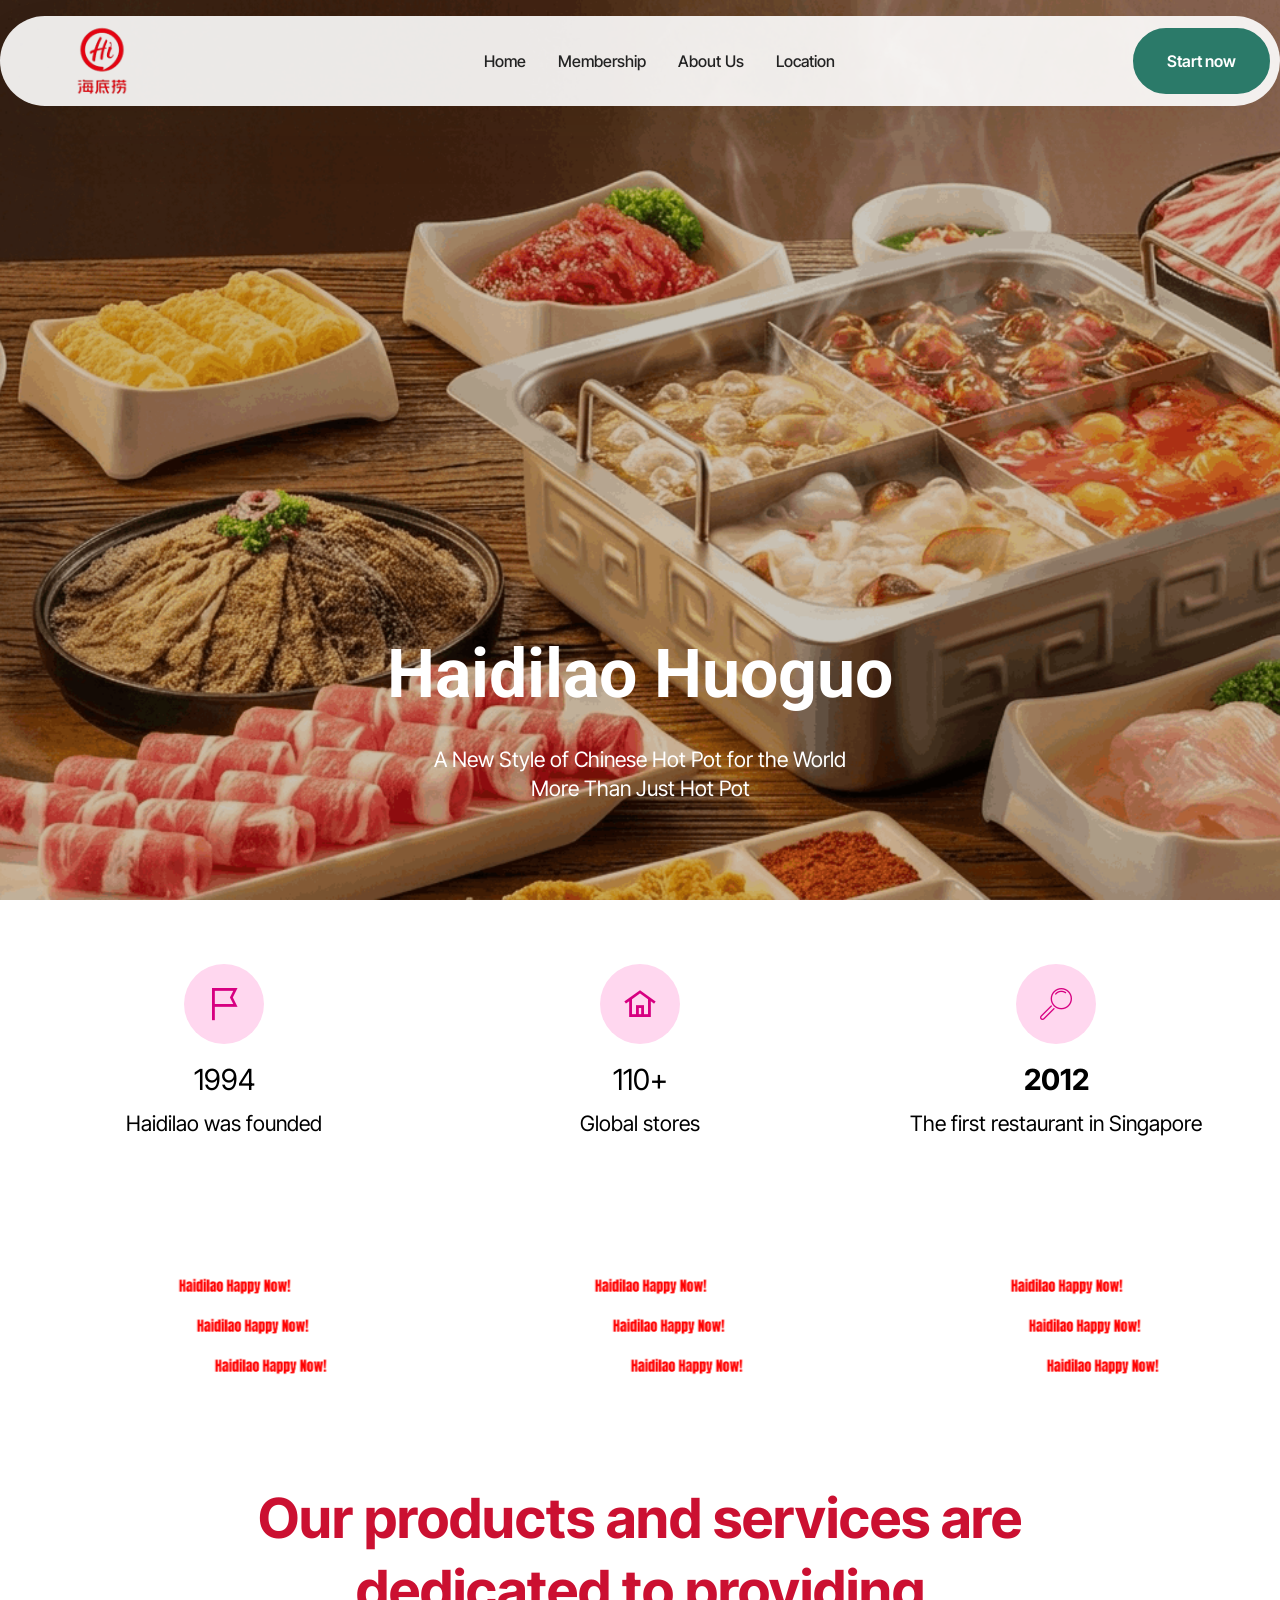
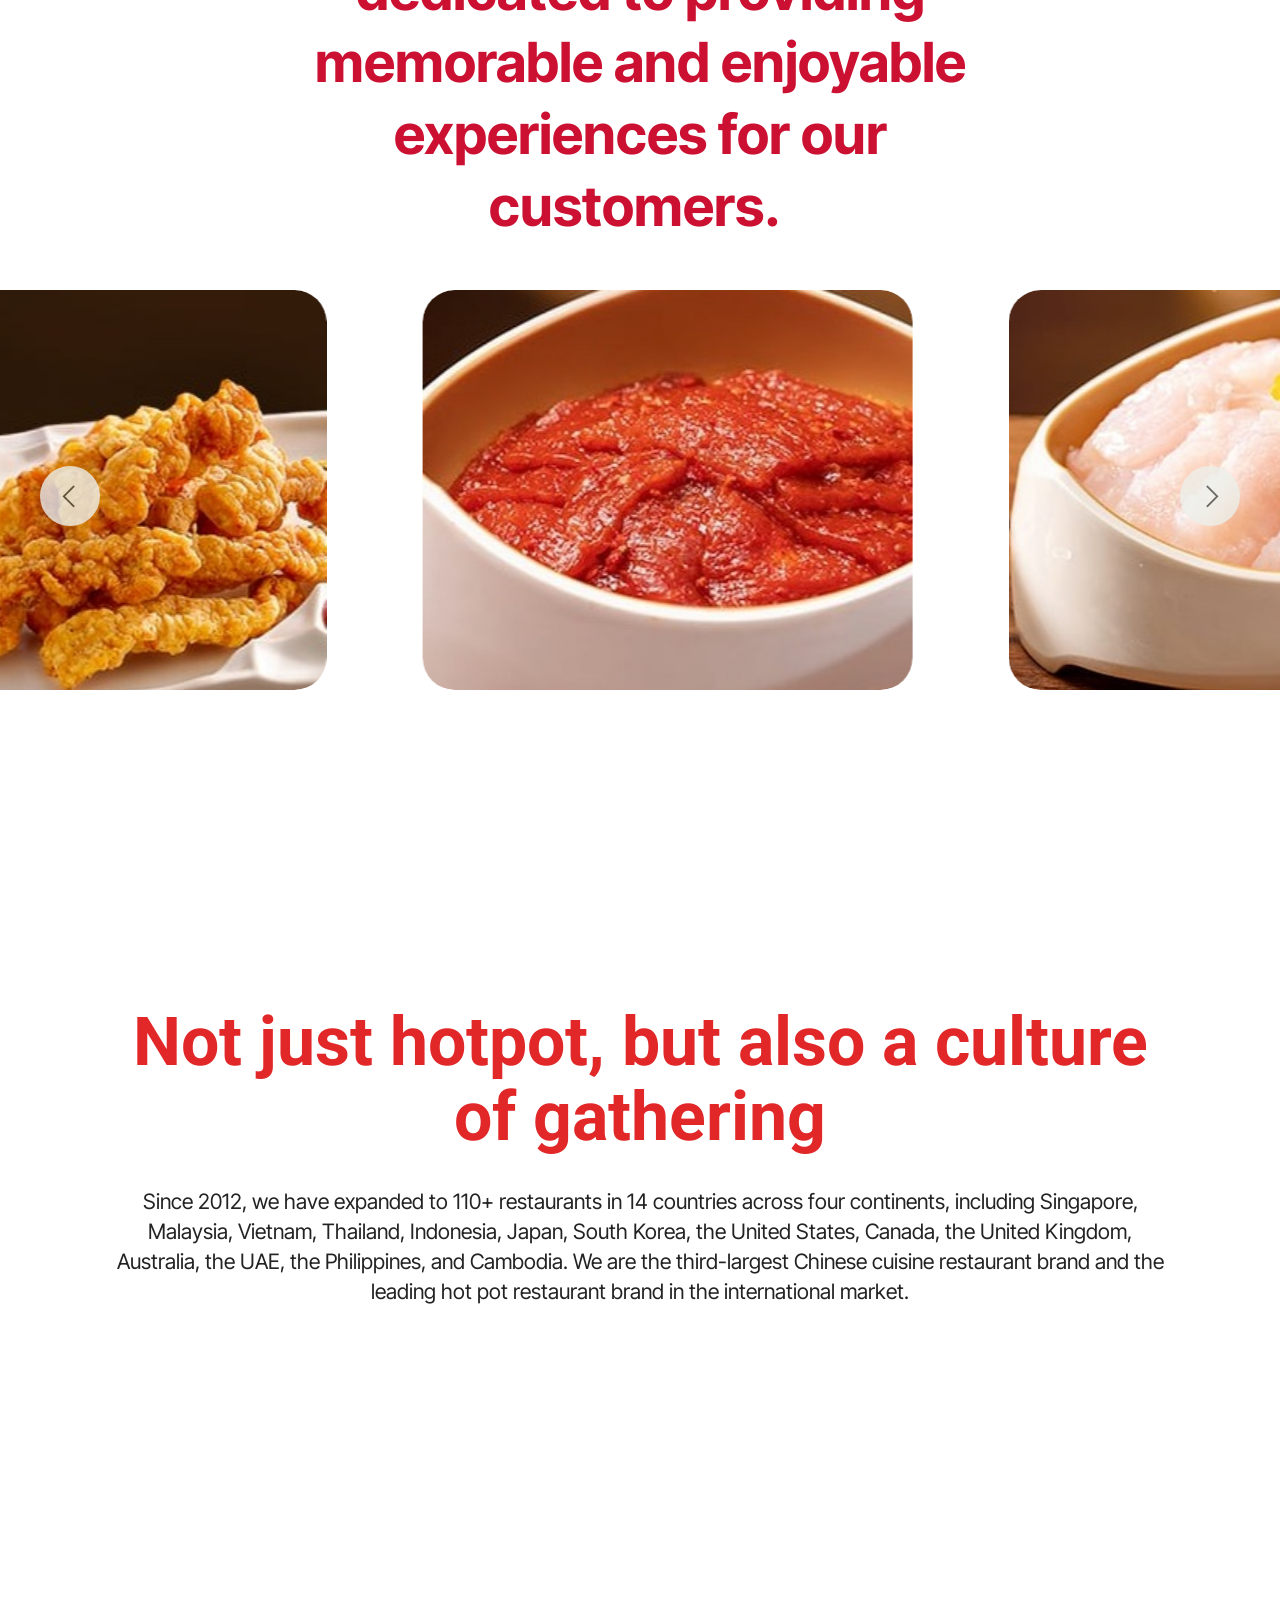
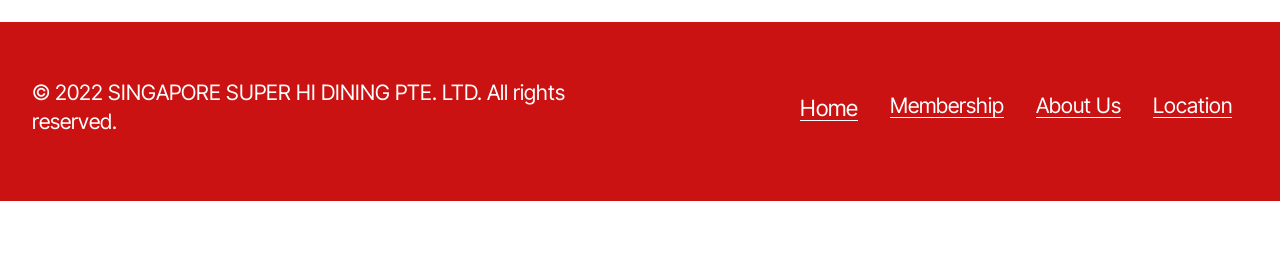
<file: index.html>
<!DOCTYPE html>
<html  >
<head>
  <!-- Site made with Mobirise Website Builder v6.1.12, https://mobirise.com -->
  <meta charset="UTF-8">
  <meta http-equiv="X-UA-Compatible" content="IE=edge">
  <meta name="generator" content="Mobirise v6.1.12, mobirise.com">
  <meta name="viewport" content="width=device-width, initial-scale=1, minimum-scale=1">
  <link rel="shortcut icon" href="assets/images/logo-removebg-preview-131x87.png" type="image/x-icon">
  <meta name="description" content="">
  
  
  <title>Home</title>
  <link rel="stylesheet" href="assets/web/assets/mobirise-icons2/mobirise2.css">
  <link rel="stylesheet" href="assets/web/assets/mobirise-icons/mobirise-icons.css">
  <link rel="stylesheet" href="assets/bootstrap/css/bootstrap.min.css">
  <link rel="stylesheet" href="assets/parallax/jarallax.css">
  <link rel="stylesheet" href="assets/animatecss/animate.css">
  <link rel="stylesheet" href="assets/dropdown/css/style.css">
  <link rel="stylesheet" href="assets/theme/css/style.css">
  <link rel="preload" href="https://fonts.googleapis.com/css?family=Roboto:100,200,300,400,500,600,700,800,900,100i,200i,300i,400i,500i,600i,700i,800i,900i&display=swap" as="style" onload="this.onload=null;this.rel='stylesheet'">
  <noscript><link rel="stylesheet" href="https://fonts.googleapis.com/css?family=Roboto:100,200,300,400,500,600,700,800,900,100i,200i,300i,400i,500i,600i,700i,800i,900i&display=swap"></noscript>
  <link rel="preload" href="https://fonts.googleapis.com/css?family=Inter+Tight:100,200,300,400,500,600,700,800,900,100i,200i,300i,400i,500i,600i,700i,800i,900i&display=swap" as="style" onload="this.onload=null;this.rel='stylesheet'">
  <noscript><link rel="stylesheet" href="https://fonts.googleapis.com/css?family=Inter+Tight:100,200,300,400,500,600,700,800,900,100i,200i,300i,400i,500i,600i,700i,800i,900i&display=swap"></noscript>
  <link rel="preload" as="style" href="assets/mobirise/css/mbr-additional.css?v=moqHbB"><link rel="stylesheet" href="assets/mobirise/css/mbr-additional.css?v=moqHbB" type="text/css">

  
  
  
</head>
<body>
  
  <section data-bs-version="5.1" class="menu menu2 cid-tJS6tZXiPa" once="menu" id="menu02-0">
	

	<nav class="navbar navbar-dropdown navbar-fixed-top navbar-expand-lg">
		<div class="container">
			<div class="navbar-brand">
				<span class="navbar-logo">
					<a href="index.html">
						<img src="assets/images/logo-removebg-preview-131x87.png" alt="Mobirise Website Builder" style="height: 5rem;">
					</a>
				</span>
				
			</div>
			<button class="navbar-toggler" type="button" data-toggle="collapse" data-bs-toggle="collapse" data-target="#navbarSupportedContent" data-bs-target="#navbarSupportedContent" aria-controls="navbarNavAltMarkup" aria-expanded="false" aria-label="Toggle navigation">
				<div class="hamburger">
					<span></span>
					<span></span>
					<span></span>
					<span></span>
				</div>
			</button>
			<div class="collapse navbar-collapse" id="navbarSupportedContent">
				<ul class="navbar-nav nav-dropdown" data-app-modern-menu="true"><li class="nav-item"><a class="nav-link link text-black text-primary display-4" href="index.html">Home</a></li>
					<li class="nav-item">
						<a class="nav-link link text-black text-primary display-4" href="membership.html" aria-expanded="false">Membership</a>
					</li>
					<li class="nav-item">
						<a class="nav-link link text-black text-primary display-4" href="about us.html">About Us</a>
					</li><li class="nav-item"><a class="nav-link link text-black text-primary display-4" href="location.html">Location</a></li></ul>
				
				<div class="navbar-buttons mbr-section-btn"><a class="btn btn-primary display-4" href="index.html#form02-6"> Start now</a></div>
			</div>
		</div>
	</nav>
</section>

<section data-bs-version="5.1" class="header16 cid-vghbdynCwM mbr-fullscreen mbr-parallax-background" id="header17-30">
  
  <div class="mbr-overlay" style="opacity: 0.2; background-color: rgb(0, 0, 0);"></div>
  <div class="container-fluid">
    <div class="row">
      <div class="content-wrap col-12 col-md-12">
        <h1 class="mbr-section-title mbr-fonts-style mbr-white mb-4 display-1"><strong>Haidilao Huoguo</strong></h1>
        
        <p class="mbr-fonts-style mbr-text mbr-white mb-4 display-7">A New Style of Chinese Hot Pot for the World
<br>More Than Just Hot Pot</p>
        
      </div>
    </div>
  </div>
</section>

<section data-bs-version="5.1" class="features10 cid-vghbeUJr4K" id="features010-31">
  

  
  
  <div class="container">
    
    <div class="row">
      <div class="item features-without-image col-12 col-md-6 col-lg-4">
        <div class="item-wrapper">
          <div class="card-box align-left">
            <div class="iconfont-wrapper mb-3">
              <span class="mbr-iconfont mobi-mbri-flag mobi-mbri"></span>
            </div>
            <h5 class="card-title mbr-fonts-style display-5">1994</h5>
            <p class="card-text mbr-fonts-style mb-3 display-7">Haidilao was founded</p>
            
          </div>
        </div>
      </div>
      <div class="item features-without-image col-12 col-md-6 col-lg-4">
        <div class="item-wrapper">
          <div class="card-box align-left">
            <div class="iconfont-wrapper mb-3">
              <span class="mbr-iconfont mobi-mbri-home mobi-mbri"></span>
            </div>
            <h5 class="card-title mbr-fonts-style display-5">110+</h5>
            <p class="card-text mbr-fonts-style mb-3 display-7">Global stores</p>
            
          </div>
        </div>
      </div>
      <div class="item features-without-image col-12 col-md-6 col-lg-4">
        <div class="item-wrapper">
          <div class="card-box align-left">
            <div class="iconfont-wrapper mb-3">
              <span class="mbr-iconfont mbri-search"></span>
            </div>
            <h5 class="card-title mbr-fonts-style display-5"><strong>2012</strong></h5>
            <p class="card-text mbr-fonts-style mb-3 display-7">The first restaurant in Singapore</p>
            
          </div>
        </div>
      </div>
    </div>
  </div>
</section>

<section data-bs-version="5.1" class="gallery07 cid-vghbfllkj8" id="gallery07-32">
  
  
  <div class="container-fluid gallery-wrapper">
    <div class="row justify-content-center">
      <div class="col-12 content-head">
        
      </div>
    </div>
    <div class="grid-container">
      <div class="grid-container-3 moving-left" style="transform: translate3d(-200px, 0px, 0px);">
        <div class="grid-item">
          <img src="assets/images/haidilao20happy20now201-921x96.png" alt="Mobirise Website Builder">
        </div>
        <div class="grid-item">
          <img src="assets/images/haidilao20happy20now201-921x96.png" alt="Mobirise Website Builder">
        </div>
        <div class="grid-item">
          <img src="assets/images/haidilao20happy20now201-921x96.png" alt="Mobirise Website Builder">
        </div>
        <div class="grid-item">
          <img src="assets/images/haidilao20happy20now201-921x96.png" alt="Mobirise Website Builder">
        </div>
      </div>
    </div>
  </div>
</section>

<section data-bs-version="5.1" class="gallery07 cid-vghbfuyHzw" id="gallery07-33">
  
  
  <div class="container-fluid gallery-wrapper">
    <div class="row justify-content-center">
      <div class="col-12 content-head">
        
      </div>
    </div>
    <div class="grid-container">
      <div class="grid-container-3 moving-left" style="transform: translate3d(-200px, 0px, 0px);">
        <div class="grid-item">
          <img src="assets/images/haidilao20happy20now201-921x96.png" alt="Mobirise Website Builder">
        </div>
        <div class="grid-item">
          <img src="assets/images/haidilao20happy20now201-921x96.png" alt="Mobirise Website Builder">
        </div>
        <div class="grid-item">
          <img src="assets/images/haidilao20happy20now201-921x96.png" alt="Mobirise Website Builder">
        </div>
        <div class="grid-item">
          <img src="assets/images/haidilao20happy20now201-921x96.png" alt="Mobirise Website Builder">
        </div>
      </div>
    </div>
  </div>
</section>

<section data-bs-version="5.1" class="gallery07 cid-vghbfDL1Hn" id="gallery07-34">
  
  
  <div class="container-fluid gallery-wrapper">
    <div class="row justify-content-center">
      <div class="col-12 content-head">
        
      </div>
    </div>
    <div class="grid-container">
      <div class="grid-container-3 moving-left" style="transform: translate3d(-200px, 0px, 0px);">
        <div class="grid-item">
          <img src="assets/images/haidilao20happy20now201-921x96.png" alt="Mobirise Website Builder">
        </div>
        <div class="grid-item">
          <img src="assets/images/haidilao20happy20now201-921x96.png" alt="Mobirise Website Builder">
        </div>
        <div class="grid-item">
          <img src="assets/images/haidilao20happy20now201-921x96.png" alt="Mobirise Website Builder">
        </div>
        <div class="grid-item">
          <img src="assets/images/haidilao20happy20now201-921x96.png" alt="Mobirise Website Builder">
        </div>
      </div>
    </div>
  </div>
</section>

<section data-bs-version="5.1" class="slider4 mbr-embla cid-vghbgrfzeT" id="slider04-35">
    
    
    <div class="container-fluid">
        <div class="row mb-5 justify-content-center">
            <div class="col-12 content-head">
                <h3 class="mbr-section-title mbr-fonts-style align-center mb-0 display-2"><strong>Our products and services are dedicated to providing memorable and enjoyable experiences for our customers.&nbsp;</strong></h3>
                
            </div>
        </div>
        <div class="row">
            <div class="col-12">
                <div class="embla position-relative" data-skip-snaps="true" data-align="center" data-contain-scroll="trimSnaps" data-loop="true" data-auto-play="true" data-auto-play-interval="1" data-draggable="true">
                    <div class="embla__viewport">
                        <div class="embla__container">
                            
                            <div class="embla__slide slider-image item active" style="margin-left: 3rem; margin-right: 3rem;">
                                <div class="slide-content">
                                    <div class="item-img">
                                        <div class="item-wrapper">
                                            <img src="assets/images/a6-396x543.jpeg" alt="Mobirise Website Builder" title="" data-slide-to="0" data-bs-slide-to="0">
                                        </div>
                                    </div>
                                </div>
                            </div>
                            <div class="embla__slide slider-image item" style="margin-left: 3rem; margin-right: 3rem;">
                                <div class="slide-content">
                                    <div class="item-img">
                                        <div class="item-wrapper">
                                            <img src="assets/images/a1-1-396x543.jpeg" alt="Mobirise Website Builder" title="" data-slide-to="1" data-bs-slide-to="1">
                                        </div>
                                    </div>
                                </div>
                            </div>
                            <div class="embla__slide slider-image item" style="margin-left: 3rem; margin-right: 3rem;">
                                <div class="slide-content">
                                    <div class="item-img">
                                        <div class="item-wrapper">
                                            <img src="assets/images/a3-396x543.jpeg" alt="Mobirise Website Builder" title="" data-slide-to="2" data-bs-slide-to="2">
                                        </div>
                                    </div>
                                </div>
                            </div>
                            <div class="embla__slide slider-image item" style="margin-left: 3rem; margin-right: 3rem;">
                            <div class="slide-content">
                                <div class="item-img">
                                    <div class="item-wrapper">
                                        <img src="assets/images/a4-396x543.jpg" alt="Mobirise Website Builder" title="" data-slide-to="3" data-bs-slide-to="3">
                                    </div>
                                </div>
                            </div>
                            </div><div class="embla__slide slider-image item" style="margin-left: 3rem; margin-right: 3rem;">
                                <div class="slide-content">
                                    <div class="item-img">
                                        <div class="item-wrapper">
                                            <img src="assets/images/a2-1-396x543.jpeg" alt="Mobirise Website Builder" title="" data-slide-to="4" data-bs-slide-to="4">
                                        </div>
                                    </div>
                                </div>
                            </div>
                            
                            
                        </div>
                    </div>
                    <button class="embla__button embla__button--prev">
                        <span class="mobi-mbri mobi-mbri-arrow-prev" aria-hidden="true"></span>
                        <span class="sr-only visually-hidden visually-hidden">Previous</span>
                    </button>
                    <button class="embla__button embla__button--next">
                        <span class="mobi-mbri mobi-mbri-arrow-next" aria-hidden="true"></span>
                        <span class="sr-only visually-hidden visually-hidden">Next</span>
                    </button>
                </div>
            </div>
        </div>
    </div>
</section>

<section data-bs-version="5.1" class="header09 startm5 cid-vghbh6aUAn mbr-fullscreen" id="header09-36">	
    
	
	
	<div class="container-fluid">
		<div class="row">
			<div class="content-wrap col-12 col-md-11">
				<h1 class="mbr-section-title mbr-fonts-style mbr-white mb-4 display-1"><strong>Not just hotpot, but also a culture of gathering</strong></h1>
				
				<p class="mbr-fonts-style mbr-text mbr-white mb-4 display-7">Since 2012, we have expanded to 110+ restaurants in 14 countries across four continents, including Singapore, Malaysia, Vietnam, Thailand, Indonesia, Japan, South Korea, the United States, Canada, the United Kingdom, Australia, the UAE, the Philippines, and Cambodia. We are the third-largest Chinese cuisine restaurant brand and the leading hot pot restaurant brand in the international market.</p>
				
			</div>
		</div>
	</div>
</section>

<section data-bs-version="5.1" class="footer2 cid-vggTBa7imp" once="footers" id="footer02-2s">
    

    
    

    <div class="container">
        <div class="row">
            <div class="col-12 col-lg-6 center mt-2 mb-3">
                <p class="mbr-fonts-style copyright mb-0 display-7">© 2022 SINGAPORE SUPER HI DINING PTE. LTD. All rights reserved.</p>
            </div>
            <div class="col-12 col-lg-6 center">
                <div class="row-links mt-2 mb-3">
                    <ul class="row-links-soc">
                        
                        
                        
                        
                    <li class="row-links-soc-item mbr-fonts-style new-font-1"><a href="index.html" class="text-danger">Home</a></li><li class="row-links-soc-item mbr-fonts-style display-7"><a href="membership.html" class="text-danger">Membership</a></li><li class="row-links-soc-item mbr-fonts-style display-7"><a href="about us.html" class="text-danger">About Us</a></li><li class="row-links-soc-item mbr-fonts-style display-7"><a href="location.html" class="text-danger">Location</a></li></ul>
                </div>
            </div>
        </div>
    </div>
</section><section class="display-7" style="padding: 0;align-items: center;justify-content: center;flex-wrap: wrap;    align-content: center;display: flex;position: relative;height: 4rem;"><a href="https://mobiri.se/" style="flex: 1 1;height: 4rem;position: absolute;width: 100%;z-index: 1;"><img alt="" style="height: 4rem;" src="[data-uri]"></a><p style="margin: 0;text-align: center;" class="display-7">&#8204;</p><a style="z-index:1" href="https://mobirise.com/builder/no-code-website-builder.html">No Code Website Builder</a></section><script src="assets/bootstrap/js/bootstrap.bundle.min.js"></script>  <script src="assets/parallax/jarallax.js"></script>  <script src="assets/smoothscroll/smooth-scroll.js"></script>  <script src="assets/ytplayer/index.js"></script>  <script src="assets/dropdown/js/navbar-dropdown.js"></script>  <script src="assets/scrollgallery/scroll-gallery.js"></script>  <script src="assets/embla/embla.min.js"></script>  <script src="assets/embla/script.js"></script>  <script src="assets/theme/js/script.js"></script>  
  
  
  <input name="animation" type="hidden">
  </body>
</html>
</file>
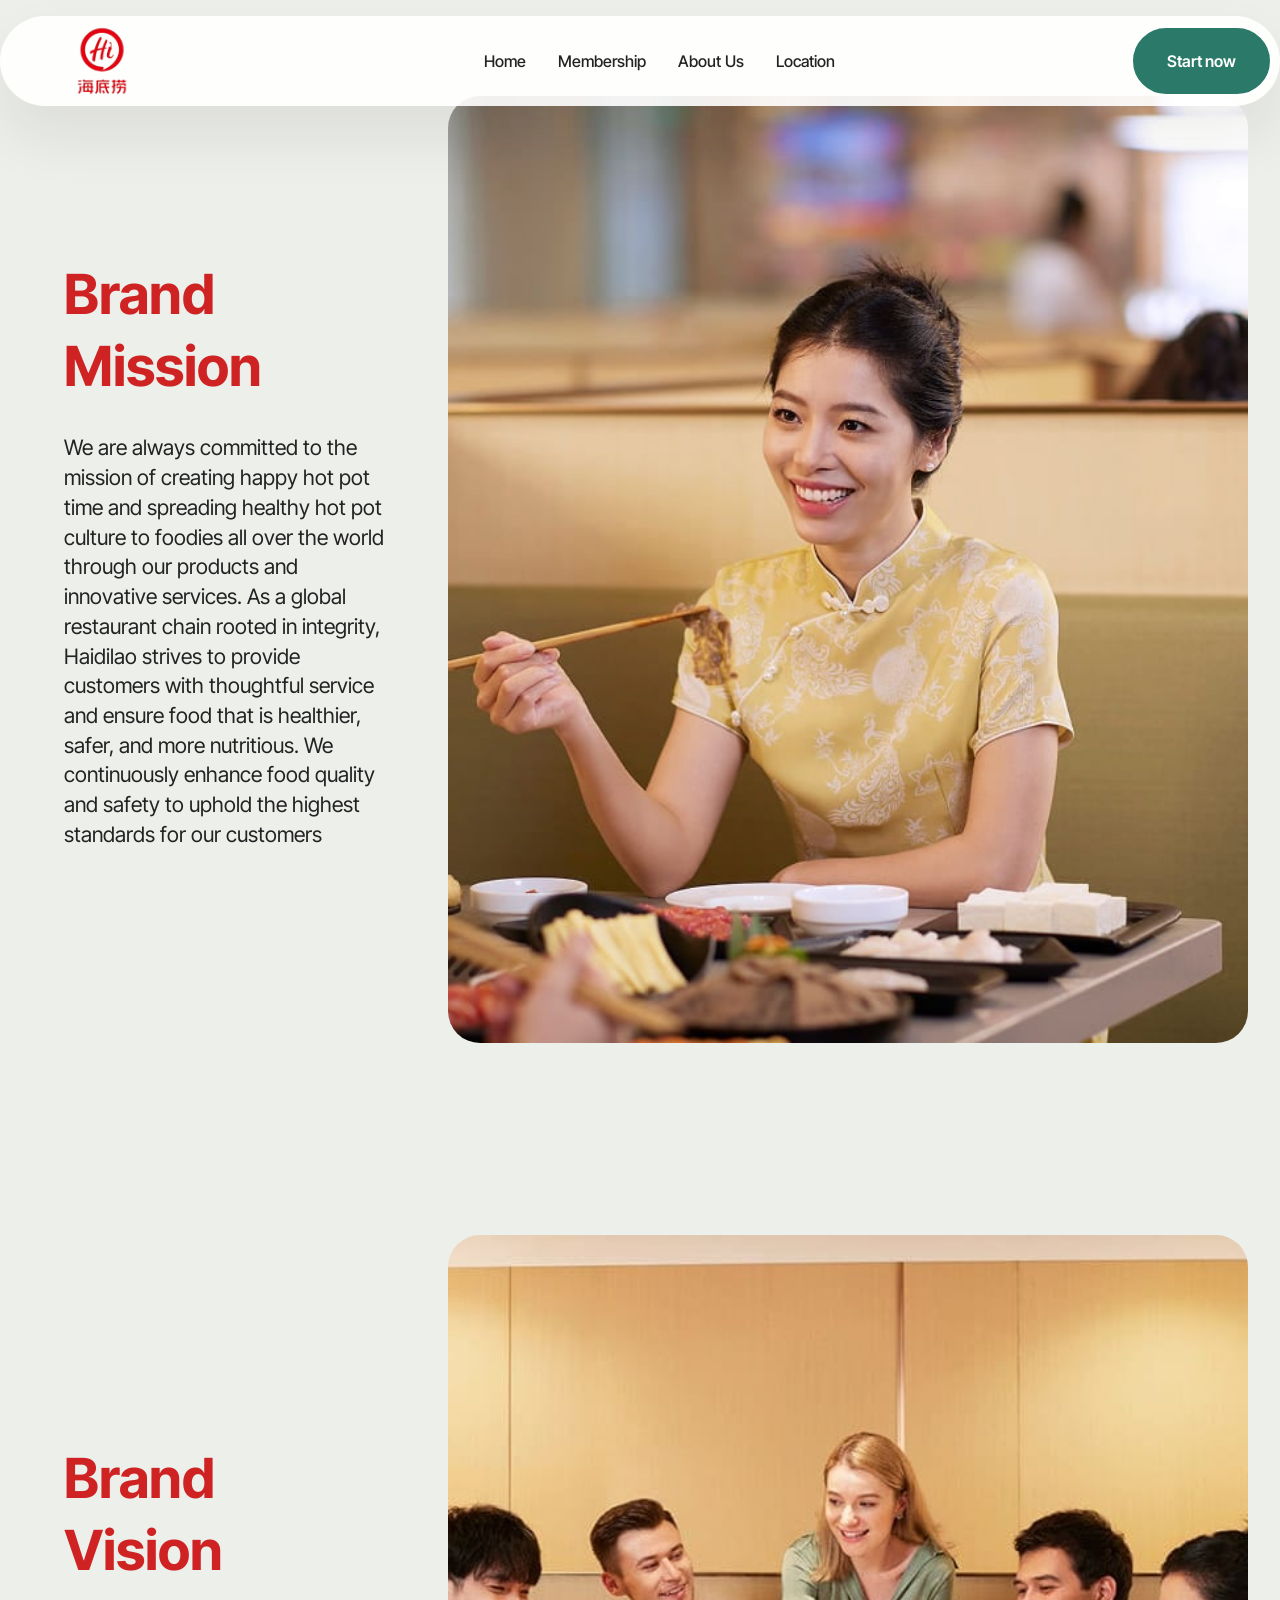
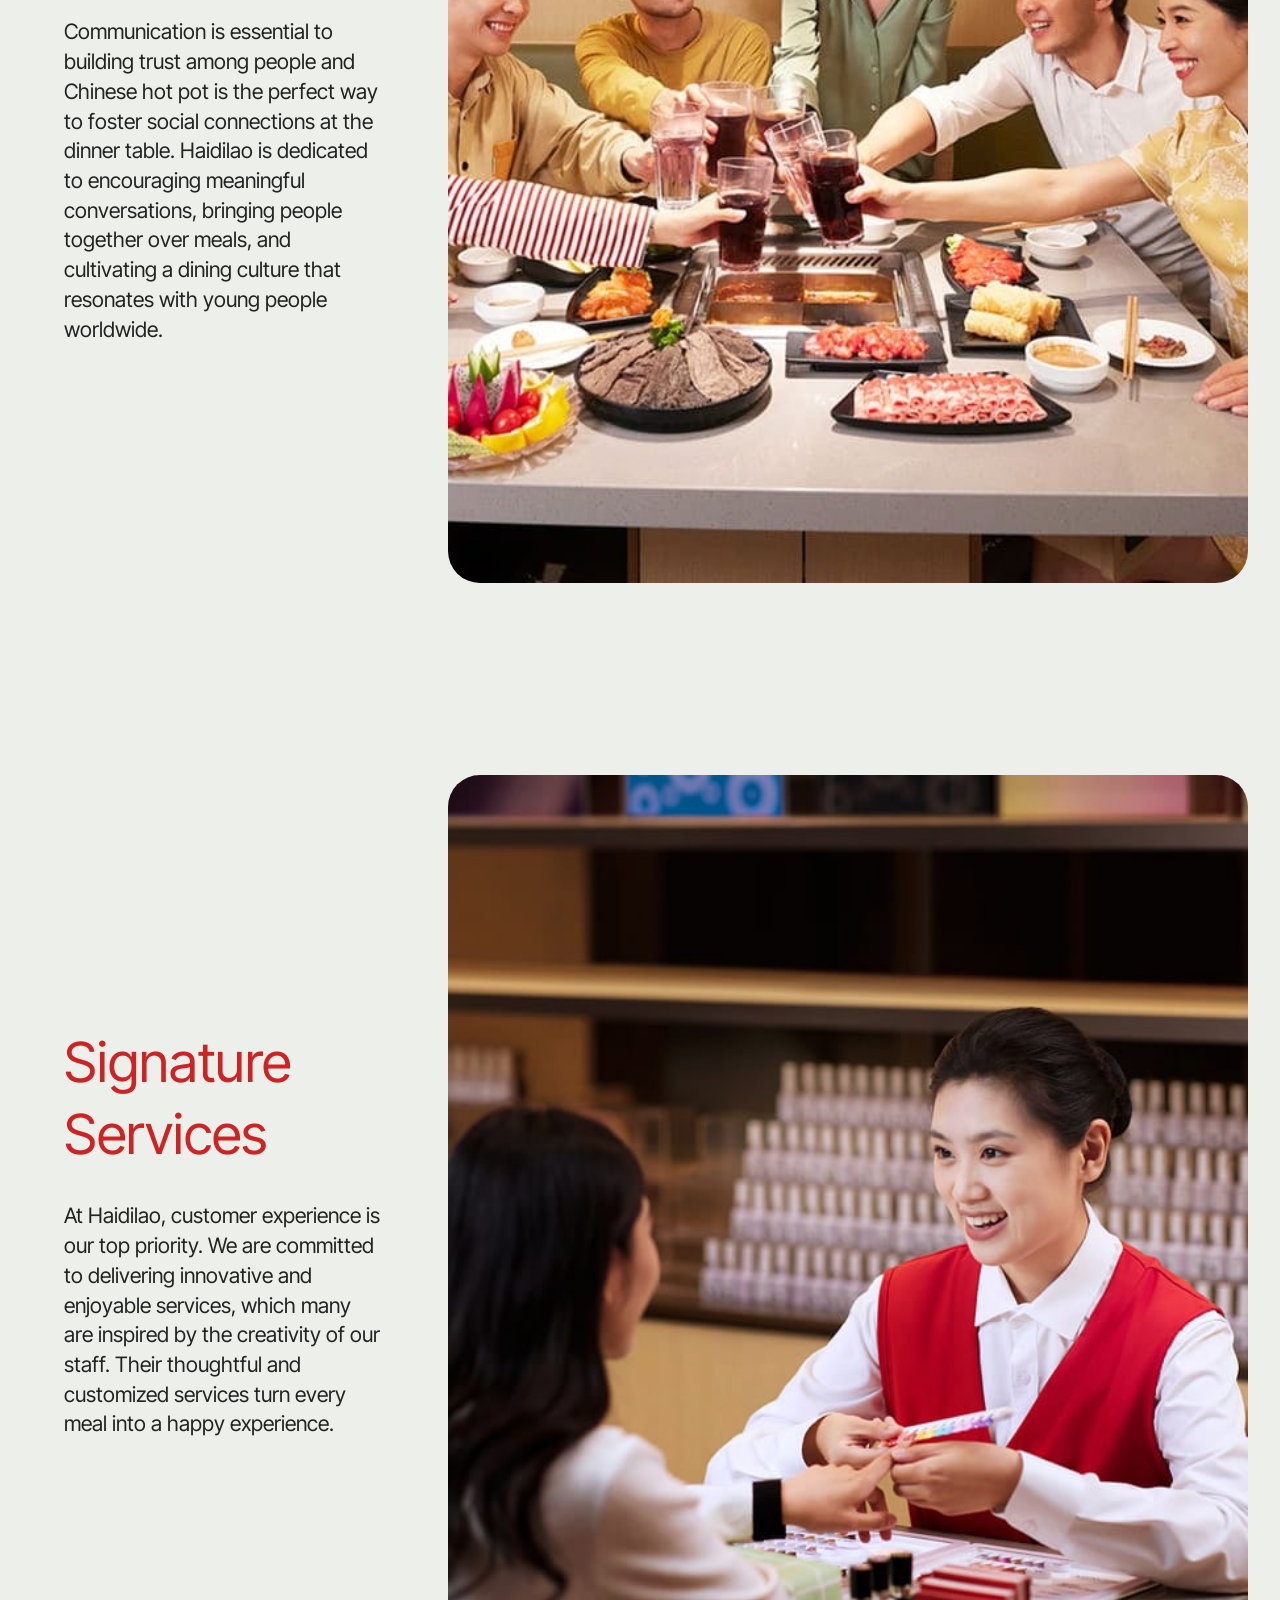
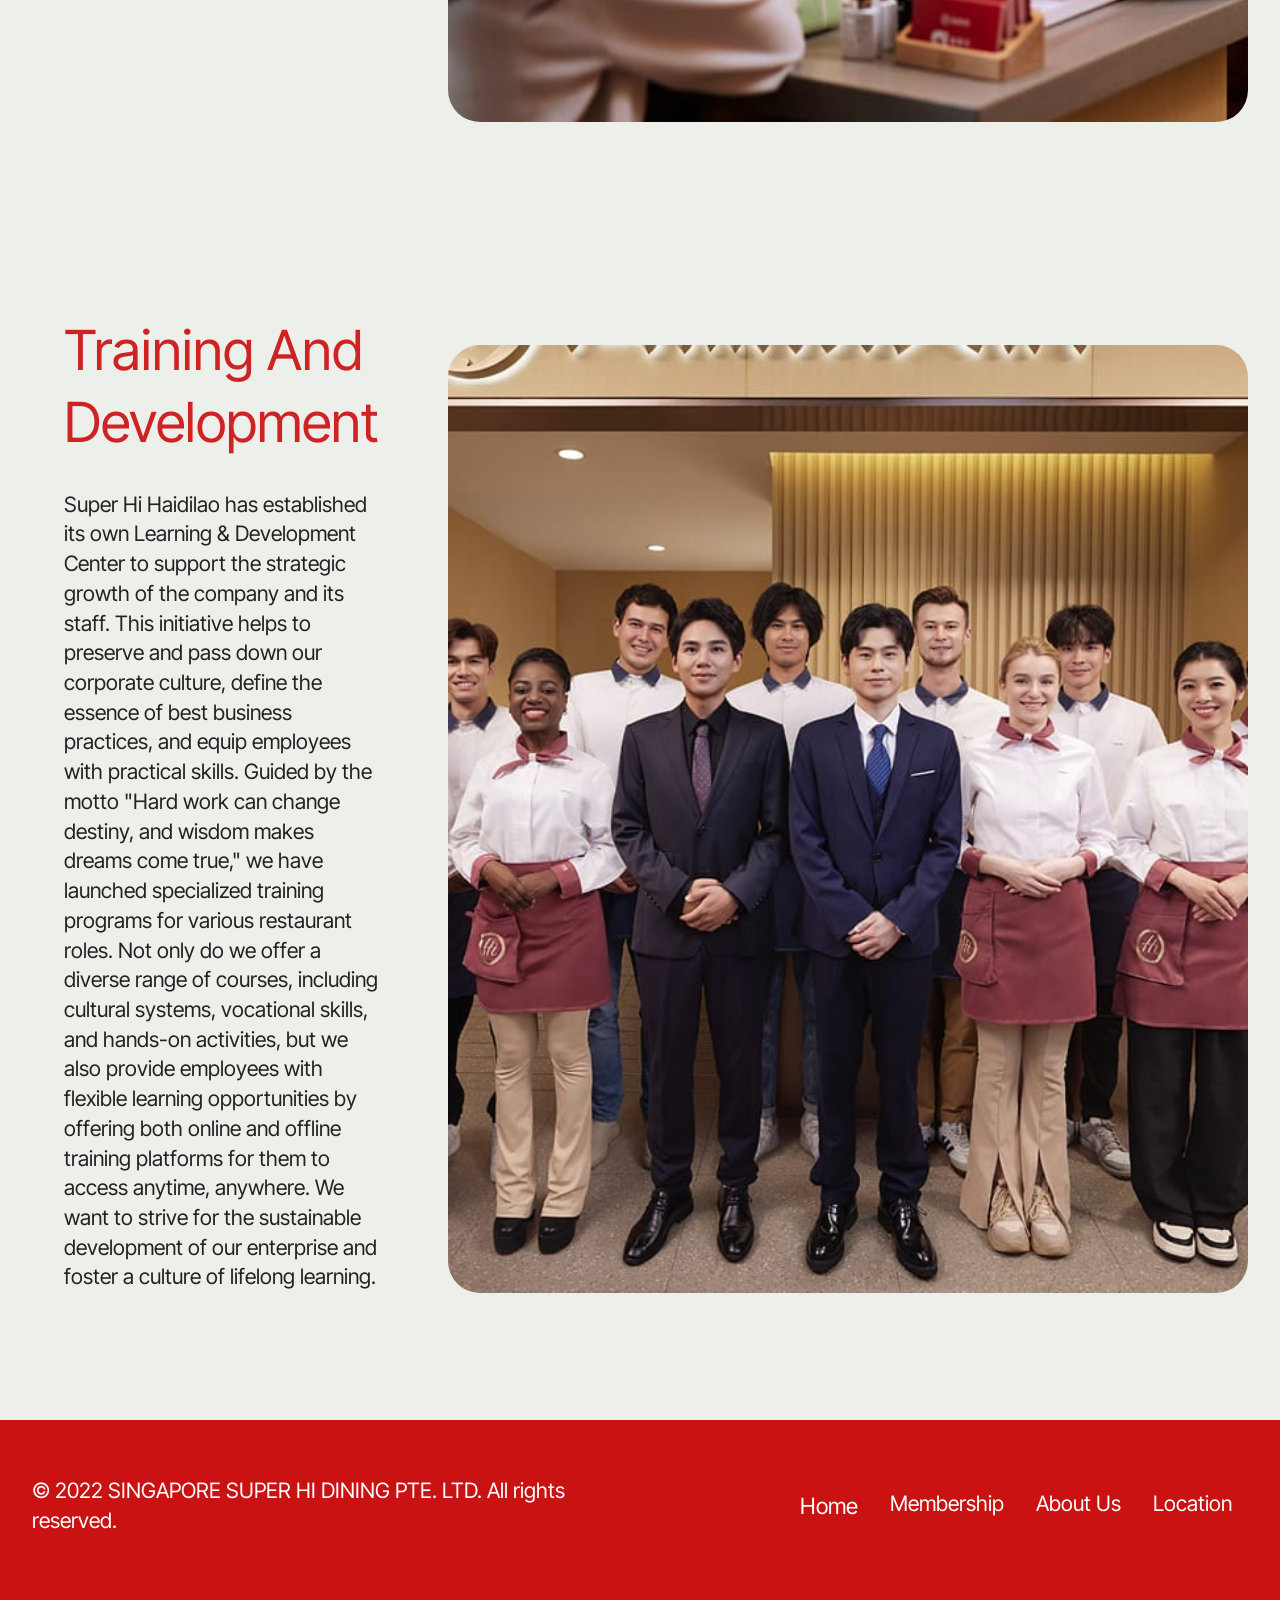
<file: about us.html>
<!DOCTYPE html>
<html  >
<head>
  <!-- Site made with Mobirise Website Builder v6.1.12, https://mobirise.com -->
  <meta charset="UTF-8">
  <meta http-equiv="X-UA-Compatible" content="IE=edge">
  <meta name="generator" content="Mobirise v6.1.12, mobirise.com">
  <meta name="viewport" content="width=device-width, initial-scale=1, minimum-scale=1">
  <link rel="shortcut icon" href="assets/images/logo-removebg-preview-131x87.png" type="image/x-icon">
  <meta name="description" content="">
  
  
  <title>About Us</title>
  <link rel="stylesheet" href="assets/web/assets/mobirise-icons2/mobirise2.css">
  <link rel="stylesheet" href="assets/bootstrap/css/bootstrap.min.css">
  <link rel="stylesheet" href="assets/animatecss/animate.css">
  <link rel="stylesheet" href="assets/dropdown/css/style.css">
  <link rel="stylesheet" href="assets/theme/css/style.css">
  <link rel="preload" href="https://fonts.googleapis.com/css?family=Roboto:100,200,300,400,500,600,700,800,900,100i,200i,300i,400i,500i,600i,700i,800i,900i&display=swap" as="style" onload="this.onload=null;this.rel='stylesheet'">
  <noscript><link rel="stylesheet" href="https://fonts.googleapis.com/css?family=Roboto:100,200,300,400,500,600,700,800,900,100i,200i,300i,400i,500i,600i,700i,800i,900i&display=swap"></noscript>
  <link rel="preload" href="https://fonts.googleapis.com/css?family=Inter+Tight:100,200,300,400,500,600,700,800,900,100i,200i,300i,400i,500i,600i,700i,800i,900i&display=swap" as="style" onload="this.onload=null;this.rel='stylesheet'">
  <noscript><link rel="stylesheet" href="https://fonts.googleapis.com/css?family=Inter+Tight:100,200,300,400,500,600,700,800,900,100i,200i,300i,400i,500i,600i,700i,800i,900i&display=swap"></noscript>
  <link rel="preload" as="style" href="assets/mobirise/css/mbr-additional.css?v=djHB96"><link rel="stylesheet" href="assets/mobirise/css/mbr-additional.css?v=djHB96" type="text/css">

  
  
  
</head>
<body>
  
  <section data-bs-version="5.1" class="menu menu2 cid-tJS6tZXiPa" once="menu" id="menu02-2m">
	

	<nav class="navbar navbar-dropdown navbar-fixed-top navbar-expand-lg">
		<div class="container">
			<div class="navbar-brand">
				<span class="navbar-logo">
					<a href="index.html">
						<img src="assets/images/logo-removebg-preview-131x87.png" alt="Mobirise Website Builder" style="height: 5rem;">
					</a>
				</span>
				
			</div>
			<button class="navbar-toggler" type="button" data-toggle="collapse" data-bs-toggle="collapse" data-target="#navbarSupportedContent" data-bs-target="#navbarSupportedContent" aria-controls="navbarNavAltMarkup" aria-expanded="false" aria-label="Toggle navigation">
				<div class="hamburger">
					<span></span>
					<span></span>
					<span></span>
					<span></span>
				</div>
			</button>
			<div class="collapse navbar-collapse" id="navbarSupportedContent">
				<ul class="navbar-nav nav-dropdown" data-app-modern-menu="true"><li class="nav-item"><a class="nav-link link text-black text-primary display-4" href="index.html">Home</a></li>
					<li class="nav-item">
						<a class="nav-link link text-black text-primary display-4" href="membership.html" aria-expanded="false">Membership</a>
					</li>
					<li class="nav-item">
						<a class="nav-link link text-black text-primary display-4" href="about us.html">About Us</a>
					</li><li class="nav-item"><a class="nav-link link text-black text-primary display-4" href="location.html">Location</a></li></ul>
				
				<div class="navbar-buttons mbr-section-btn"><a class="btn btn-primary display-4" href="index.html#form02-6"> Start now</a></div>
			</div>
		</div>
	</nav>
</section>

<section data-bs-version="5.1" class="header1 cid-vggPVbD9pP" id="header01-2o">
	

	
	

	<div class="container-fluid">
		<div class="row justify-content-center">
			<div class="col-12 col-md-12 col-lg-8 image-wrapper">
				<img class="w-100" src="assets/images/zp1-608x720.jpg" alt="Mobirise Website Builder">
			</div>
			<div class="col-12 col-lg col-md-12">
				<div class="text-wrapper align-left">
					<h1 class="mbr-section-title mbr-fonts-style mb-4 display-2"><strong>Brand Mission</strong></h1>
					<p class="mbr-text mbr-fonts-style mb-4 display-7">We are always committed to the mission of creating happy hot pot time and spreading healthy hot pot culture to foodies all over the world through our products and innovative services. As a global restaurant chain rooted in integrity, Haidilao strives to provide customers with thoughtful service and ensure food that is healthier, safer, and more nutritious. We continuously enhance food quality and safety to uphold the highest standards for our customers</p>
					
				</div>
			</div>
		</div>
	</div>
</section>

<section data-bs-version="5.1" class="header1 cid-vggQp3ARQx" id="header01-2p">
	

	
	

	<div class="container-fluid">
		<div class="row justify-content-center">
			<div class="col-12 col-md-12 col-lg-8 image-wrapper">
				<img class="w-100" src="assets/images/zp2-608x720.jpg" alt="Mobirise Website Builder">
			</div>
			<div class="col-12 col-lg col-md-12">
				<div class="text-wrapper align-left">
					<h1 class="mbr-section-title mbr-fonts-style mb-4 display-2"><strong>Brand </strong><br><strong>Vision</strong></h1>
					<p class="mbr-text mbr-fonts-style mb-4 display-7">Communication is essential to building trust among people and Chinese hot pot is the perfect way to foster social connections at the dinner table. Haidilao is dedicated to encouraging meaningful conversations, bringing people together over meals, and cultivating a dining culture that resonates with young people worldwide.</p>
					
				</div>
			</div>
		</div>
	</div>
</section>

<section data-bs-version="5.1" class="header1 cid-vggQLP5Rd5" id="header01-2q">
	

	
	

	<div class="container-fluid">
		<div class="row justify-content-center">
			<div class="col-12 col-md-12 col-lg-8 image-wrapper">
				<img class="w-100" src="assets/images/zp3-608x720.jpg" alt="Mobirise Website Builder">
			</div>
			<div class="col-12 col-lg col-md-12">
				<div class="text-wrapper align-left">
					<h1 class="mbr-section-title mbr-fonts-style mb-4 display-2">Signature Services</h1>
					<p class="mbr-text mbr-fonts-style mb-4 display-7">At Haidilao, customer experience is our top priority. We are committed to delivering innovative and enjoyable services, which many are inspired by the creativity of our staff. Their thoughtful and customized services turn every meal into a happy experience.</p>
					
				</div>
			</div>
		</div>
	</div>
</section>

<section data-bs-version="5.1" class="header1 cid-vggRawuMww" id="header01-2r">
	

	
	

	<div class="container-fluid">
		<div class="row justify-content-center">
			<div class="col-12 col-md-12 col-lg-8 image-wrapper">
				<img class="w-100" src="assets/images/zp4-608x720.jpg" alt="Mobirise Website Builder">
			</div>
			<div class="col-12 col-lg col-md-12">
				<div class="text-wrapper align-left">
					<h1 class="mbr-section-title mbr-fonts-style mb-4 display-2">Training And Development</h1>
					<p class="mbr-text mbr-fonts-style mb-4 display-7">Super Hi Haidilao has established its own Learning &amp; Development Center to support the strategic growth of the company and its staff. This initiative helps to preserve and pass down our corporate culture, define the essence of best business practices, and equip employees with practical skills. Guided by the motto "Hard work can change destiny, and wisdom makes dreams come true," we have launched specialized training programs for various restaurant roles. Not only do we offer a diverse range of courses, including cultural systems, vocational skills, and hands-on activities, but we also provide employees with flexible learning opportunities by offering both online and offline training platforms for them to access anytime, anywhere. We want to strive for the sustainable development of our enterprise and foster a culture of lifelong learning.</p>
					
				</div>
			</div>
		</div>
	</div>
</section>

<section data-bs-version="5.1" class="footer2 cid-vggTBa7imp" once="footers" id="footer02-2s">
    

    
    

    <div class="container">
        <div class="row">
            <div class="col-12 col-lg-6 center mt-2 mb-3">
                <p class="mbr-fonts-style copyright mb-0 display-7">© 2022 SINGAPORE SUPER HI DINING PTE. LTD. All rights reserved.</p>
            </div>
            <div class="col-12 col-lg-6 center">
                <div class="row-links mt-2 mb-3">
                    <ul class="row-links-soc">
                        
                        
                        
                        
                    <li class="row-links-soc-item mbr-fonts-style new-font-1"><a href="index.html" class="text-danger">Home</a></li><li class="row-links-soc-item mbr-fonts-style display-7"><a href="membership.html" class="text-danger">Membership</a></li><li class="row-links-soc-item mbr-fonts-style display-7"><a href="about us.html" class="text-danger">About Us</a></li><li class="row-links-soc-item mbr-fonts-style display-7"><a href="location.html" class="text-danger">Location</a></li></ul>
                </div>
            </div>
        </div>
    </div>
</section><section class="display-7" style="padding: 0;align-items: center;justify-content: center;flex-wrap: wrap;    align-content: center;display: flex;position: relative;height: 4rem;"><a href="https://mobiri.se/" style="flex: 1 1;height: 4rem;position: absolute;width: 100%;z-index: 1;"><img alt="" style="height: 4rem;" src="[data-uri]"></a><p style="margin: 0;text-align: center;" class="display-7">&#8204;</p><a style="z-index:1" href="https://mobirise.com/drag-drop-website-builder.html">Drag & Drop Website Builder</a></section><script src="assets/bootstrap/js/bootstrap.bundle.min.js"></script>  <script src="assets/smoothscroll/smooth-scroll.js"></script>  <script src="assets/ytplayer/index.js"></script>  <script src="assets/dropdown/js/navbar-dropdown.js"></script>  <script src="assets/theme/js/script.js"></script>  
  
  
  <input name="animation" type="hidden">
  </body>
</html>
</file>
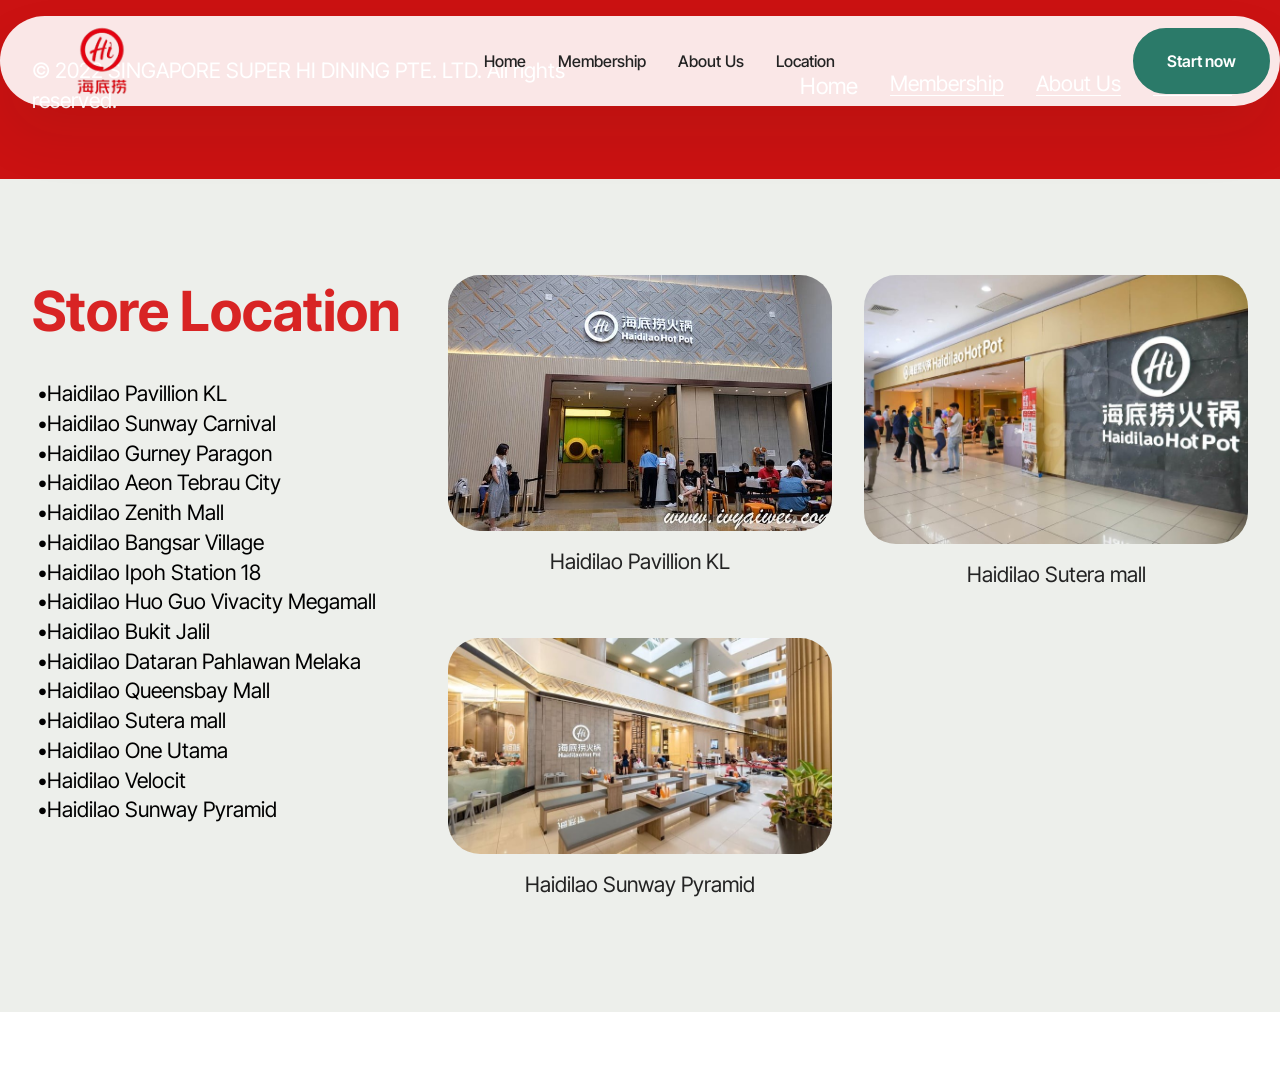
<file: location.html>
<!DOCTYPE html>
<html  >
<head>
  <!-- Site made with Mobirise Website Builder v6.1.12, https://mobirise.com -->
  <meta charset="UTF-8">
  <meta http-equiv="X-UA-Compatible" content="IE=edge">
  <meta name="generator" content="Mobirise v6.1.12, mobirise.com">
  <meta name="viewport" content="width=device-width, initial-scale=1, minimum-scale=1">
  <link rel="shortcut icon" href="assets/images/logo-removebg-preview-131x87.png" type="image/x-icon">
  <meta name="description" content="">
  
  
  <title>Location</title>
  <link rel="stylesheet" href="assets/web/assets/mobirise-icons2/mobirise2.css">
  <link rel="stylesheet" href="assets/bootstrap/css/bootstrap.min.css">
  <link rel="stylesheet" href="assets/animatecss/animate.css">
  <link rel="stylesheet" href="assets/dropdown/css/style.css">
  <link rel="stylesheet" href="assets/theme/css/style.css">
  <link rel="preload" href="https://fonts.googleapis.com/css?family=Roboto:100,200,300,400,500,600,700,800,900,100i,200i,300i,400i,500i,600i,700i,800i,900i&display=swap" as="style" onload="this.onload=null;this.rel='stylesheet'">
  <noscript><link rel="stylesheet" href="https://fonts.googleapis.com/css?family=Roboto:100,200,300,400,500,600,700,800,900,100i,200i,300i,400i,500i,600i,700i,800i,900i&display=swap"></noscript>
  <link rel="preload" href="https://fonts.googleapis.com/css?family=Inter+Tight:100,200,300,400,500,600,700,800,900,100i,200i,300i,400i,500i,600i,700i,800i,900i&display=swap" as="style" onload="this.onload=null;this.rel='stylesheet'">
  <noscript><link rel="stylesheet" href="https://fonts.googleapis.com/css?family=Inter+Tight:100,200,300,400,500,600,700,800,900,100i,200i,300i,400i,500i,600i,700i,800i,900i&display=swap"></noscript>
  <link rel="preload" as="style" href="assets/mobirise/css/mbr-additional.css?v=orDeBN"><link rel="stylesheet" href="assets/mobirise/css/mbr-additional.css?v=orDeBN" type="text/css">

  
  
  
</head>
<body>
  
  <section data-bs-version="5.1" class="menu menu2 cid-tJS6tZXiPa" once="menu" id="menu02-2u">
	

	<nav class="navbar navbar-dropdown navbar-fixed-top navbar-expand-lg">
		<div class="container">
			<div class="navbar-brand">
				<span class="navbar-logo">
					<a href="index.html">
						<img src="assets/images/logo-removebg-preview-131x87.png" alt="Mobirise Website Builder" style="height: 5rem;">
					</a>
				</span>
				
			</div>
			<button class="navbar-toggler" type="button" data-toggle="collapse" data-bs-toggle="collapse" data-target="#navbarSupportedContent" data-bs-target="#navbarSupportedContent" aria-controls="navbarNavAltMarkup" aria-expanded="false" aria-label="Toggle navigation">
				<div class="hamburger">
					<span></span>
					<span></span>
					<span></span>
					<span></span>
				</div>
			</button>
			<div class="collapse navbar-collapse" id="navbarSupportedContent">
				<ul class="navbar-nav nav-dropdown" data-app-modern-menu="true"><li class="nav-item"><a class="nav-link link text-black text-primary display-4" href="index.html">Home</a></li>
					<li class="nav-item">
						<a class="nav-link link text-black text-primary display-4" href="membership.html" aria-expanded="false">Membership</a>
					</li>
					<li class="nav-item">
						<a class="nav-link link text-black text-primary display-4" href="about us.html">About Us</a>
					</li><li class="nav-item"><a class="nav-link link text-black text-primary display-4" href="location.html">Location</a></li></ul>
				
				<div class="navbar-buttons mbr-section-btn"><a class="btn btn-primary display-4" href="index.html#form02-6"> Start now</a></div>
			</div>
		</div>
	</nav>
</section>

<section data-bs-version="5.1" class="footer2 cid-vggTBa7imp" once="footers" id="footer02-2v">
    

    
    

    <div class="container">
        <div class="row">
            <div class="col-12 col-lg-6 center mt-2 mb-3">
                <p class="mbr-fonts-style copyright mb-0 display-7">© 2022 SINGAPORE SUPER HI DINING PTE. LTD. All rights reserved.</p>
            </div>
            <div class="col-12 col-lg-6 center">
                <div class="row-links mt-2 mb-3">
                    <ul class="row-links-soc">
                        
                        
                        
                        
                    <li class="row-links-soc-item mbr-fonts-style new-font-1"><a href="index.html" class="text-danger">Home</a></li><li class="row-links-soc-item mbr-fonts-style display-7"><a href="membership.html" class="text-danger">Membership</a></li><li class="row-links-soc-item mbr-fonts-style display-7"><a href="about us.html" class="text-danger">About Us</a></li><li class="row-links-soc-item mbr-fonts-style display-7"><a href="location.html" class="text-danger">Location</a></li></ul>
                </div>
            </div>
        </div>
    </div>
</section>

<section data-bs-version="5.1" class="gallery09 cid-vgh0sNqjl9" id="gallery09-2w">
  

  

  <div class="container">
    <div class="row justify-content-center">
      <div class="col-12 col-md-12 col-lg-4 main-text">
        <div class="">
          <h5 class="mbr-section-title mbr-fonts-style mt-0 mb-4 display-2"><strong>Store Location</strong></h5>
          <h6 class="mbr-section-subtitle mbr-fonts-style mt-0 mb-4 display-7">&nbsp;•Haidilao Pavillion KL
<div>&nbsp;•Haidilao Sunway Carnival
</div><div>&nbsp;•Haidilao Gurney Paragon
</div><div>&nbsp;•Haidilao Aeon Tebrau City
</div><div>&nbsp;•Haidilao Zenith Mall
</div><div>&nbsp;•Haidilao Bangsar Village
</div><div>&nbsp;•Haidilao Ipoh Station 18
</div><div>&nbsp;•Haidilao Huo Guo Vivacity Megamall
</div><div>&nbsp;•Haidilao Bukit Jalil
</div><div>&nbsp;•Haidilao Dataran Pahlawan Melaka
</div><div>&nbsp;•Haidilao Queensbay Mall
</div><div>&nbsp;•Haidilao Sutera mall
</div><div>&nbsp;•Haidilao One Utama
</div><div>&nbsp;•Haidilao Velocit
</div><div>&nbsp;•Haidilao Sunway Pyramid</div></h6>
          
        </div>
      </div>

      <div class="col-lg-8 side-features row">
        <div class="item features-image col-12 col-md-6 col-lg-6 active">
          <div class="item-wrapper">
            <div class="item-img">
              <img src="assets/images/mdian-640x427.jpeg" alt="Mobirise Website Builder" title="" data-slide-to="1" data-bs-slide-to="1">
            </div>
            <div class="item-content align-left">
              <h5 class="item-title mbr-fonts-style mt-3 mb-3 display-7">Haidilao Pavillion KL</h5>
            </div>
          </div>
        </div>
        <div class="item features-image col-12 col-md-6 col-lg-6 active">
          <div class="item-wrapper">
            <div class="item-img">
              <img src="assets/images/stm-815x570.jpeg" alt="Mobirise Website Builder" title="" data-slide-to="2" data-bs-slide-to="2">
            </div>
            <div class="item-content align-left">
              <h5 class="item-title mbr-fonts-style mt-3 mb-3 display-7">Haidilao Sutera mall</h5>
            </div>
          </div>
        </div>
        
        <div class="item features-image col-12 col-md-6 col-lg-6 active">
          <div class="item-wrapper">
            <div class="item-img">
              <img src="assets/images/sssp-815x459.jpeg" alt="Mobirise Website Builder" title="" data-slide-to="4" data-bs-slide-to="4">
            </div>
            <div class="item-content align-left">
              <h5 class="item-title mbr-fonts-style mt-3 mb-3 display-7">Haidilao Sunway Pyramid</h5>
            </div>
          </div>
        </div>
      </div>
    </div>
  </div>
</section><section class="display-7" style="padding: 0;align-items: center;justify-content: center;flex-wrap: wrap;    align-content: center;display: flex;position: relative;height: 4rem;"><a href="https://mobiri.se/" style="flex: 1 1;height: 4rem;position: absolute;width: 100%;z-index: 1;"><img alt="" style="height: 4rem;" src="[data-uri]"></a><p style="margin: 0;text-align: center;" class="display-7">&#8204;</p><a style="z-index:1" href="https://mobirise.com/offline-website-builder.html">Offline Website Software</a></section><script src="assets/bootstrap/js/bootstrap.bundle.min.js"></script>  <script src="assets/smoothscroll/smooth-scroll.js"></script>  <script src="assets/ytplayer/index.js"></script>  <script src="assets/dropdown/js/navbar-dropdown.js"></script>  <script src="assets/theme/js/script.js"></script>  
  
  
  <input name="animation" type="hidden">
  </body>
</html>
</file>
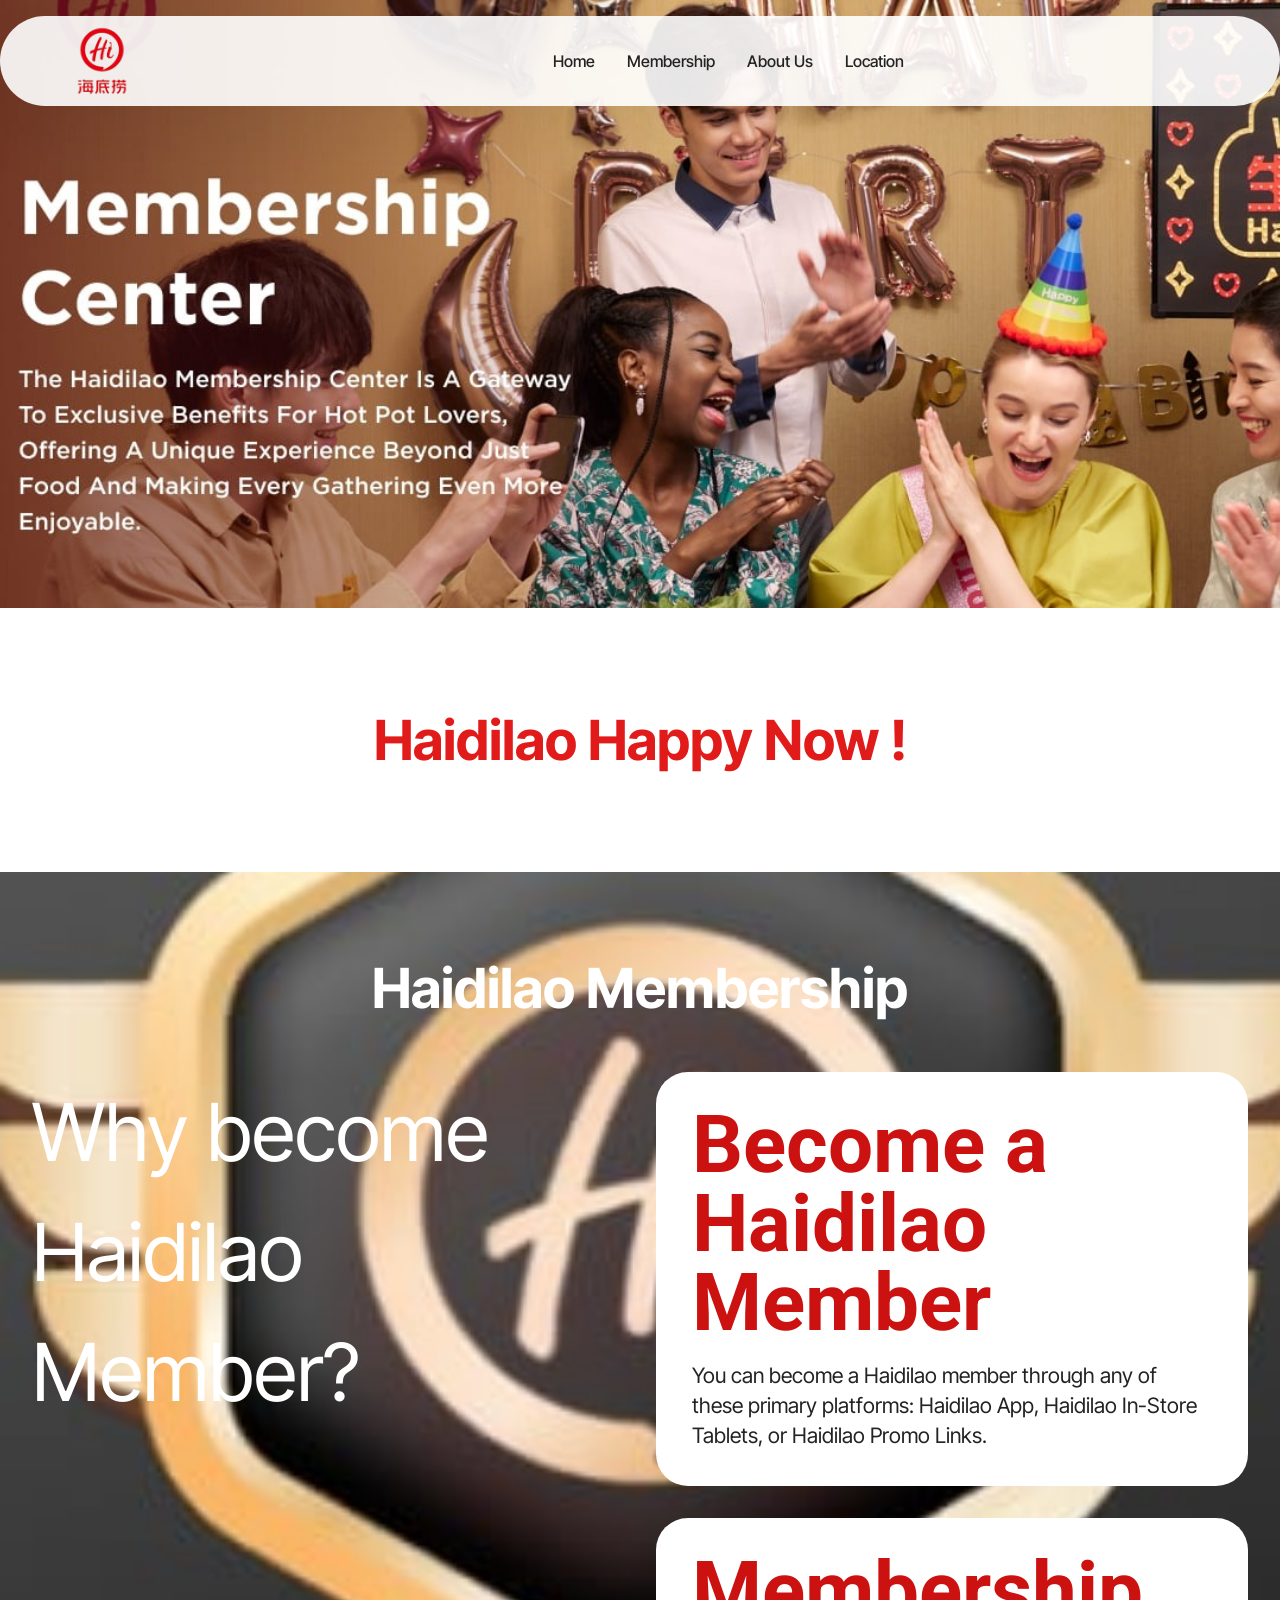
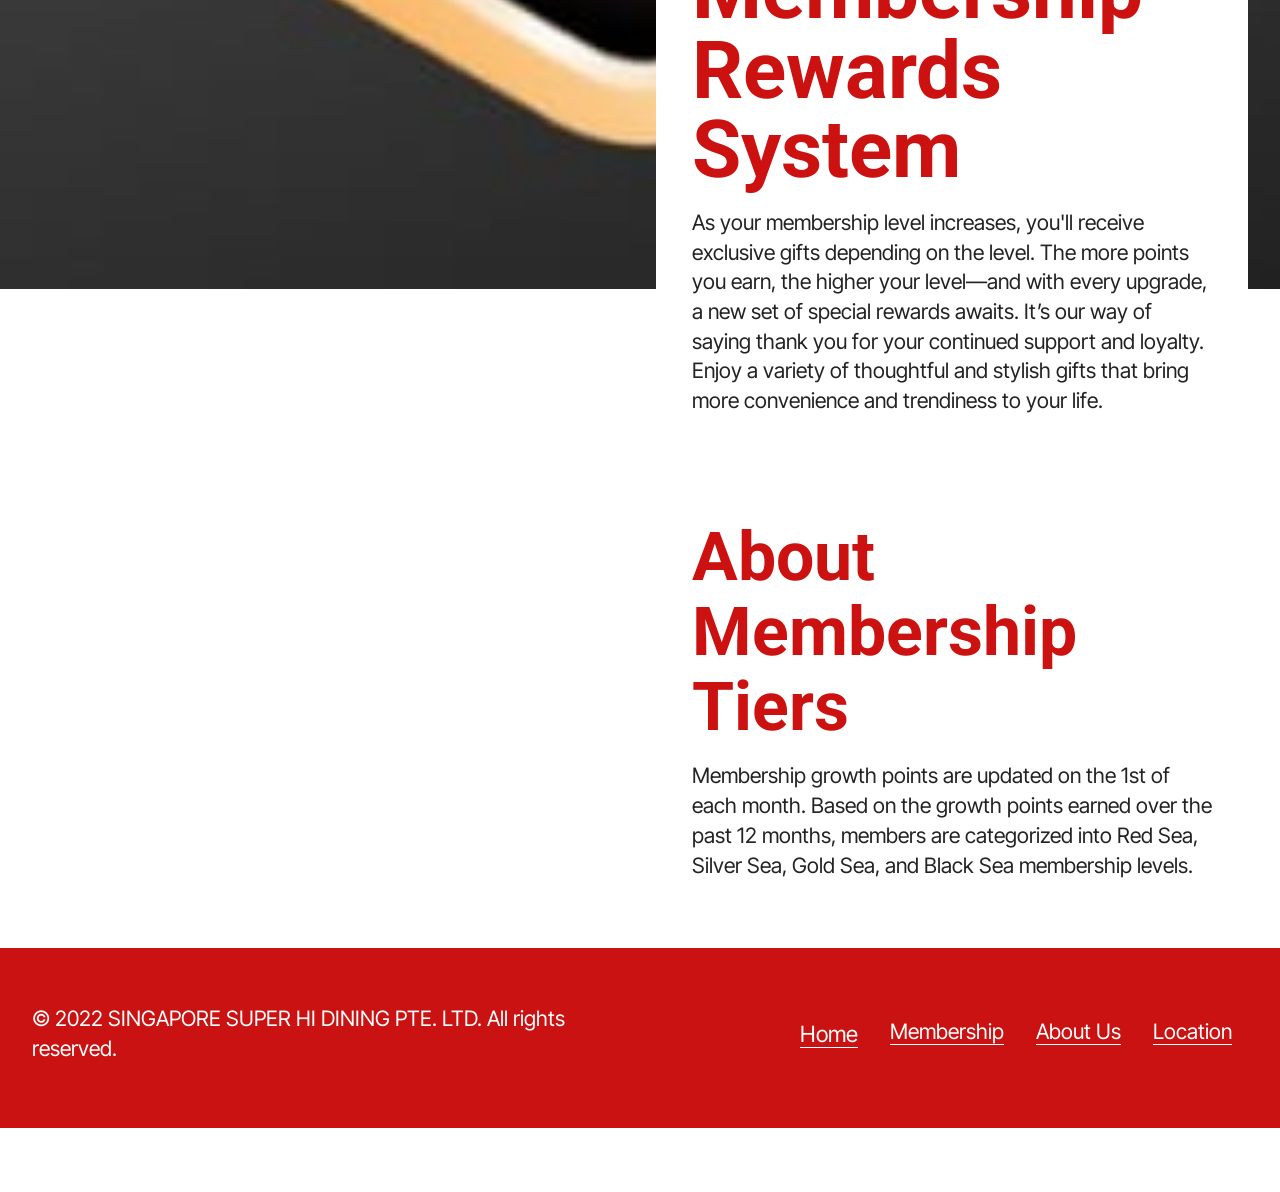
<file: membership.html>
<!DOCTYPE html>
<html  >
<head>
  <!-- Site made with Mobirise Website Builder v6.1.12, https://mobirise.com -->
  <meta charset="UTF-8">
  <meta http-equiv="X-UA-Compatible" content="IE=edge">
  <meta name="generator" content="Mobirise v6.1.12, mobirise.com">
  <meta name="viewport" content="width=device-width, initial-scale=1, minimum-scale=1">
  <link rel="shortcut icon" href="assets/images/logo-removebg-preview-131x87.png" type="image/x-icon">
  <meta name="description" content="">
  
  
  <title>Membership</title>
  <link rel="stylesheet" href="assets/web/assets/mobirise-icons2/mobirise2.css">
  <link rel="stylesheet" href="assets/bootstrap/css/bootstrap.min.css">
  <link rel="stylesheet" href="assets/parallax/jarallax.css">
  <link rel="stylesheet" href="assets/animatecss/animate.css">
  <link rel="stylesheet" href="assets/dropdown/css/style.css">
  <link rel="stylesheet" href="assets/theme/css/style.css">
  <link rel="preload" href="https://fonts.googleapis.com/css?family=Roboto:100,200,300,400,500,600,700,800,900,100i,200i,300i,400i,500i,600i,700i,800i,900i&display=swap" as="style" onload="this.onload=null;this.rel='stylesheet'">
  <noscript><link rel="stylesheet" href="https://fonts.googleapis.com/css?family=Roboto:100,200,300,400,500,600,700,800,900,100i,200i,300i,400i,500i,600i,700i,800i,900i&display=swap"></noscript>
  <link rel="preload" href="https://fonts.googleapis.com/css?family=Inter+Tight:100,200,300,400,500,600,700,800,900,100i,200i,300i,400i,500i,600i,700i,800i,900i&display=swap" as="style" onload="this.onload=null;this.rel='stylesheet'">
  <noscript><link rel="stylesheet" href="https://fonts.googleapis.com/css?family=Inter+Tight:100,200,300,400,500,600,700,800,900,100i,200i,300i,400i,500i,600i,700i,800i,900i&display=swap"></noscript>
  <link rel="preload" as="style" href="assets/mobirise/css/mbr-additional.css?v=njPxoV"><link rel="stylesheet" href="assets/mobirise/css/mbr-additional.css?v=njPxoV" type="text/css">

  
  
  
</head>
<body>
  
  <section data-bs-version="5.1" class="menu menu2 cid-tJS6tZXiPa" once="menu" id="menu02-2a">
	

	<nav class="navbar navbar-dropdown navbar-fixed-top navbar-expand-lg">
		<div class="container">
			<div class="navbar-brand">
				<span class="navbar-logo">
					<a href="index.html">
						<img src="assets/images/logo-removebg-preview-131x87.png" alt="Mobirise Website Builder" style="height: 5rem;">
					</a>
				</span>
				
			</div>
			<button class="navbar-toggler" type="button" data-toggle="collapse" data-bs-toggle="collapse" data-target="#navbarSupportedContent" data-bs-target="#navbarSupportedContent" aria-controls="navbarNavAltMarkup" aria-expanded="false" aria-label="Toggle navigation">
				<div class="hamburger">
					<span></span>
					<span></span>
					<span></span>
					<span></span>
				</div>
			</button>
			<div class="collapse navbar-collapse" id="navbarSupportedContent">
				<ul class="navbar-nav nav-dropdown nav-right" data-app-modern-menu="true"><li class="nav-item"><a class="nav-link link text-black text-primary display-4" href="index.html">Home</a></li>
					<li class="nav-item">
						<a class="nav-link link text-black text-primary display-4" href="membership.html" aria-expanded="false">Membership</a>
					</li>
					<li class="nav-item">
						<a class="nav-link link text-black text-primary display-4" href="about us.html">About Us</a>
					</li><li class="nav-item"><a class="nav-link link text-black text-primary display-4" href="location.html">Location</a></li></ul>
				
				
			</div>
		</div>
	</nav>
</section>

<section data-bs-version="5.1" class="header18 cid-vggHnvWNl2" id="header18-2c">
  

  
  <div class="container-fluid">
    <div class="row">
      <div class="content-wrap col-12 col-md-12">
        
        
        
        
      </div>
    </div>
  </div>
</section>

<section data-bs-version="5.1" class="article11 cid-vghcM5OnUZ" id="article11-37">
    

    
    
    <div class="container">
        <div class="row justify-content-center">
            <div class="title col-md-12 col-lg-10">
                <h3 class="mbr-section-title mbr-fonts-style align-center mt-0 mb-0 display-2"><strong>Haidilao Happy Now !</strong></h3>
                
                
            </div>
        </div>
    </div>
</section>

<section data-bs-version="5.1" class="features029 cid-vggITQp9gp mbr-parallax-background" id="features029-2d">
  
  
  <div class="mbr-overlay" style="opacity: 0; background-color: rgb(255, 255, 255);"></div>
  <div class="container">
    <div class="row justify-content-center">
      <div class="col-md-12 content-head mb-5">
        <h1 class="mbr-section-title mbr-fonts-style mb-0 display-2"><strong>Haidilao Membership</strong></h1>
        
      </div>
    </div>
    <div class="row justify-content-center">
      <div class="col-md-12 col-lg-6">
        <p class="mbr-text mbr-fonts-style mt-0 new-font">Why become Haidilao Member?</p>
      </div>
      <div class="col-12 col-lg-6">
        <div class="item features-without-image col-12 col-md-12 col-lg-12 active">
          <div class="item-wrapper">
            <div class="item-content">
              <h5 class="mbr-card-title mbr-fonts-style mt-0 mb-3 mbr-number display-1"><strong style="font-size: 5rem;">Become a Haidilao Member</strong></h5>
              
              <p class="card-text mbr-fonts-style mt-0 mb-0 display-7">You can become a Haidilao member through any of these primary platforms: Haidilao App, Haidilao In-Store Tablets, or Haidilao Promo Links.</p>
              
            </div>

          </div>
        </div>
        <div class="item features-without-image col-12 col-md-12 col-lg-12">
          <div class="item-wrapper">
            <div class="item-content">
              <h5 class="mbr-card-title mbr-fonts-style mt-0 mb-3 mbr-number display-1"><strong style="font-size: 5rem;">Membership Rewards System</strong></h5>
              
              <p class="card-text mbr-fonts-style mt-0 mb-0 display-7">As your membership level increases, you'll receive exclusive gifts depending on the level. The more points you earn, the higher your level—and with every upgrade, a new set of special rewards awaits. It’s our way of saying thank you for your continued support and loyalty. Enjoy a variety of thoughtful and stylish gifts that bring more convenience and trendiness to your life.</p>
              
            </div>

          </div>
        </div>
        <div class="item features-without-image col-12 col-md-12 col-lg-12">
          <div class="item-wrapper">
            <div class="item-content">
              <h5 class="mbr-card-title mbr-fonts-style mt-0 mb-3 mbr-number display-1"><strong>About Membership Tiers</strong></h5>
              
              <p class="card-text mbr-fonts-style mt-0 mb-0 display-7">Membership growth points are updated on the 1st of each month. Based on the growth points earned over the past 12 months, members are categorized into Red Sea, Silver Sea, Gold Sea, and Black Sea membership levels.</p>
              
            </div>
          </div>
        </div>
      </div>
    </div>
  </div>
</section>

<section data-bs-version="5.1" class="footer2 cid-vggNuyBIrO" once="footers" id="footer02-2j">
    

    
    

    <div class="container">
        <div class="row">
            <div class="col-12 col-lg-6 center mt-2 mb-3">
                <p class="mbr-fonts-style copyright mb-0 display-7">© 2022 SINGAPORE SUPER HI DINING PTE. LTD. All rights reserved.</p>
            </div>
            <div class="col-12 col-lg-6 center">
                <div class="row-links mt-2 mb-3">
                    <ul class="row-links-soc">
                        
                        
                        
                        
                    <li class="row-links-soc-item mbr-fonts-style new-font-1"><a href="index.html" class="text-danger">Home</a></li><li class="row-links-soc-item mbr-fonts-style display-7"><a href="membership.html" class="text-danger">Membership</a></li><li class="row-links-soc-item mbr-fonts-style display-7"><a href="about us.html" class="text-danger">About Us</a></li><li class="row-links-soc-item mbr-fonts-style display-7"><a href="location.html" class="text-danger">Location</a></li></ul>
                </div>
            </div>
        </div>
    </div>
</section><section class="display-7" style="padding: 0;align-items: center;justify-content: center;flex-wrap: wrap;    align-content: center;display: flex;position: relative;height: 4rem;"><a href="https://mobiri.se/" style="flex: 1 1;height: 4rem;position: absolute;width: 100%;z-index: 1;"><img alt="" style="height: 4rem;" src="[data-uri]"></a><p style="margin: 0;text-align: center;" class="display-7">&#8204;</p><a style="z-index:1" href="https://mobirise.com/offline-website-builder.html">Offline Website Maker</a></section><script src="assets/bootstrap/js/bootstrap.bundle.min.js"></script>  <script src="assets/parallax/jarallax.js"></script>  <script src="assets/smoothscroll/smooth-scroll.js"></script>  <script src="assets/ytplayer/index.js"></script>  <script src="assets/dropdown/js/navbar-dropdown.js"></script>  <script src="assets/theme/js/script.js"></script>  
  
  
  <input name="animation" type="hidden">
  </body>
</html>
</file>
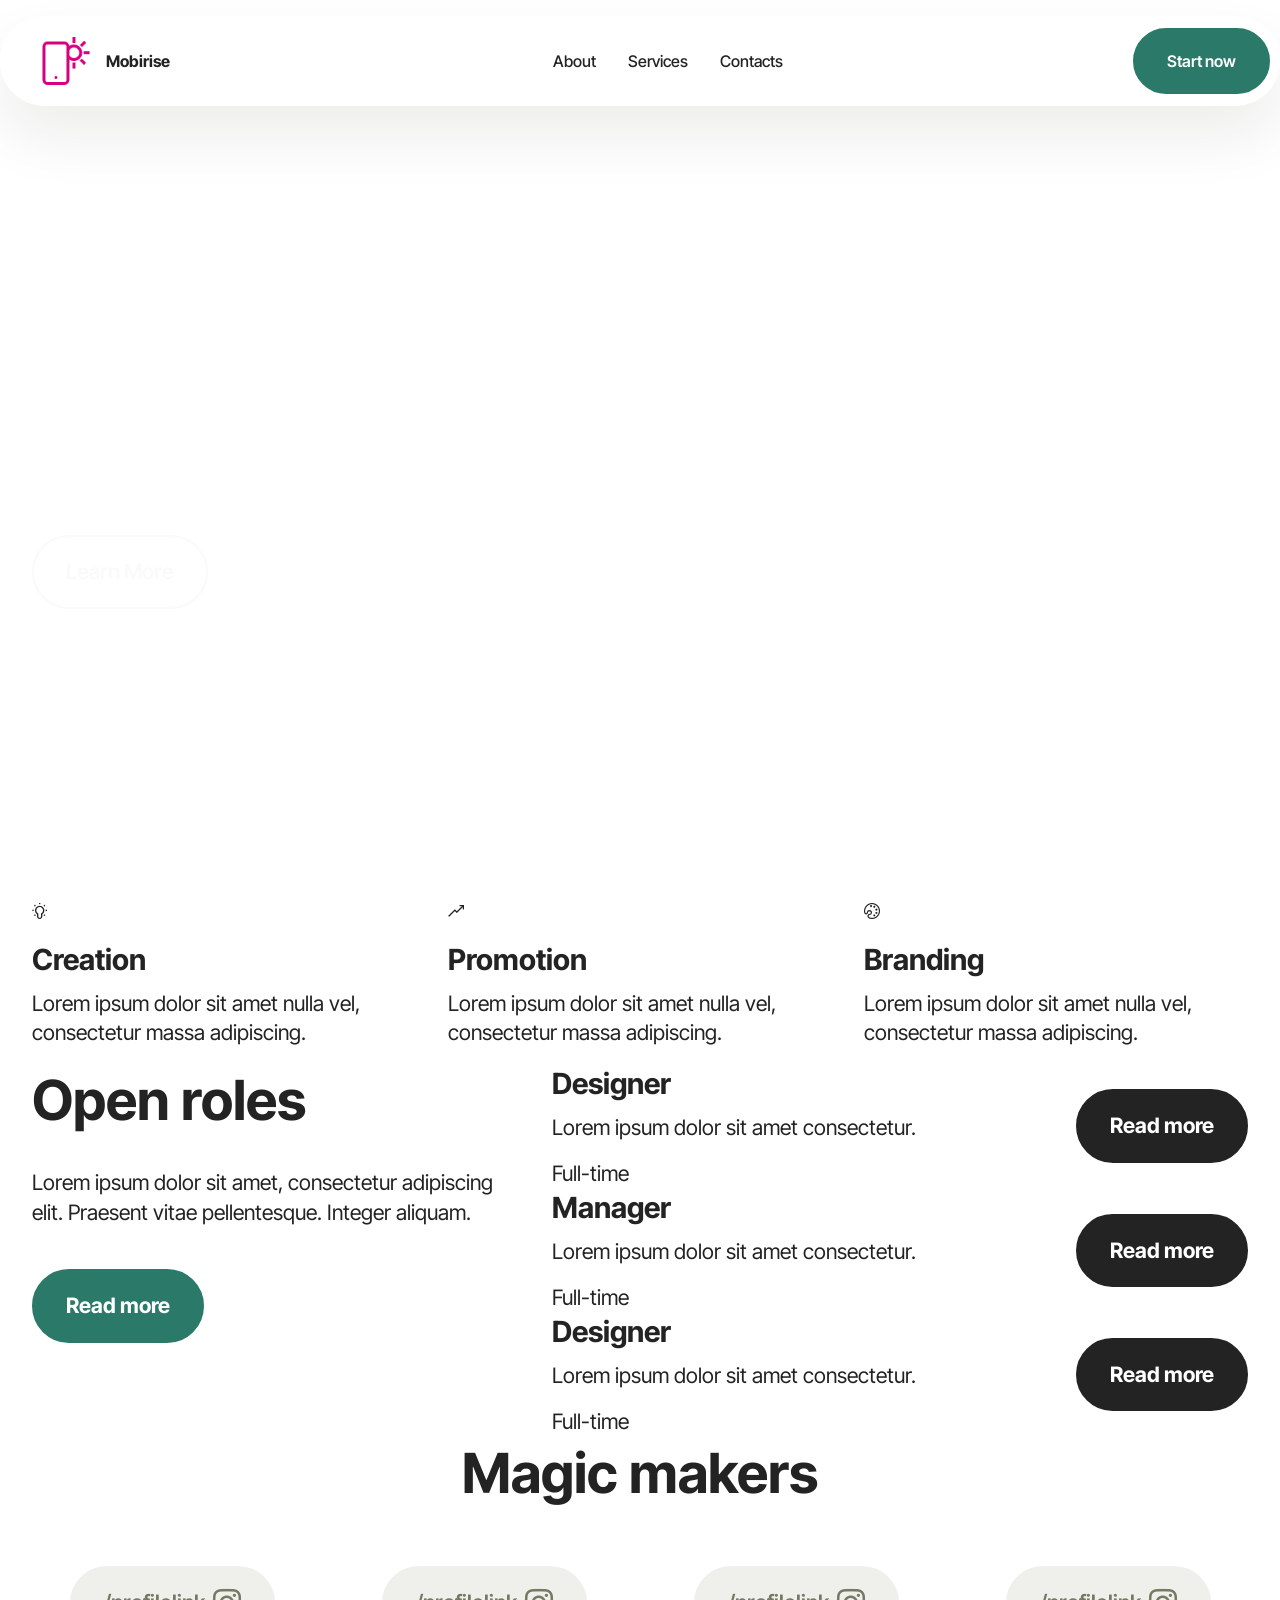
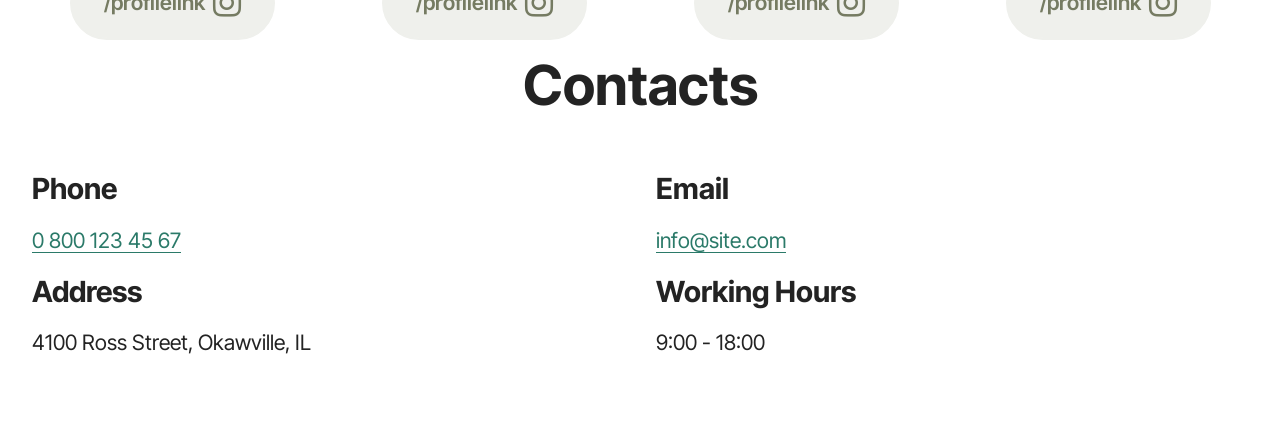
<file: page1.html>
<!DOCTYPE html>
<html  >
<head>
  <!-- Site made with Mobirise Website Builder v6.1.12, https://mobirise.com -->
  <meta charset="UTF-8">
  <meta http-equiv="X-UA-Compatible" content="IE=edge">
  <meta name="generator" content="Mobirise v6.1.12, mobirise.com">
  <meta name="viewport" content="width=device-width, initial-scale=1, minimum-scale=1">
  <link rel="shortcut icon" href="assets/images/logo.png" type="image/x-icon">
  <meta name="description" content="">
  
  
  <title>Page 1</title>
  <link rel="stylesheet" href="assets/web/assets/mobirise-icons2/mobirise2.css">
  <link rel="stylesheet" href="assets/bootstrap/css/bootstrap.min.css">
  <link rel="stylesheet" href="assets/parallax/jarallax.css">
  <link rel="stylesheet" href="assets/animatecss/animate.css">
  <link rel="stylesheet" href="assets/dropdown/css/style.css">
  <link rel="stylesheet" href="assets/socicon/css/styles.css">
  <link rel="stylesheet" href="assets/theme/css/style.css">
  <link rel="preload" href="https://fonts.googleapis.com/css?family=Inter+Tight:100,200,300,400,500,600,700,800,900,100i,200i,300i,400i,500i,600i,700i,800i,900i&display=swap" as="style" onload="this.onload=null;this.rel='stylesheet'">
  <noscript><link rel="stylesheet" href="https://fonts.googleapis.com/css?family=Inter+Tight:100,200,300,400,500,600,700,800,900,100i,200i,300i,400i,500i,600i,700i,800i,900i&display=swap"></noscript>
  <link rel="preload" as="style" href="assets/mobirise/css/mbr-additional.css?v=UP23iY"><link rel="stylesheet" href="assets/mobirise/css/mbr-additional.css?v=UP23iY" type="text/css">

  
  
  
</head>
<body>
  
  <section data-bs-version="5.1" class="menu menu2 cid-tJS6tZXiPa" once="menu" id="menu02-1j">
	

	<nav class="navbar navbar-dropdown navbar-fixed-top navbar-expand-lg">
		<div class="container">
			<div class="navbar-brand">
				<span class="navbar-logo">
					<a href="https://mobirise.com">
						<img src="assets/images/logo.png" alt="Mobirise Website Builder" style="height: 3rem;">
					</a>
				</span>
				<span class="navbar-caption-wrap"><a class="navbar-caption text-black text-primary display-4" href="index.html#header05-1">Mobirise</a></span>
			</div>
			<button class="navbar-toggler" type="button" data-toggle="collapse" data-bs-toggle="collapse" data-target="#navbarSupportedContent" data-bs-target="#navbarSupportedContent" aria-controls="navbarNavAltMarkup" aria-expanded="false" aria-label="Toggle navigation">
				<div class="hamburger">
					<span></span>
					<span></span>
					<span></span>
					<span></span>
				</div>
			</button>
			<div class="collapse navbar-collapse" id="navbarSupportedContent">
				<ul class="navbar-nav nav-dropdown" data-app-modern-menu="true"><li class="nav-item">
						<a class="nav-link link text-black text-primary display-4" href="index.html#header01-7">About</a>
					</li>
					<li class="nav-item">
						<a class="nav-link link text-black text-primary display-4" href="index.html#features04-w" aria-expanded="false">Services</a>
					</li>
					<li class="nav-item">
						<a class="nav-link link text-black text-primary display-4" href="index.html#contacts02-9">Contacts</a>
					</li></ul>
				
				<div class="navbar-buttons mbr-section-btn"><a class="btn btn-primary display-4" href="index.html#form02-6"> Start now</a></div>
			</div>
		</div>
	</nav>
</section>

<section data-bs-version="5.1" class="header16 cid-vfYIgAnKgD mbr-fullscreen mbr-parallax-background" id="header17-1l">
  
  
  <div class="container-fluid">
    <div class="row">
      <div class="content-wrap col-12 col-md-12">
        <h1 class="mbr-section-title mbr-fonts-style mbr-white mb-4 display-1">
          <strong><br>Parallax background</strong>
        </h1>
        
        <p class="mbr-fonts-style mbr-text mbr-white mb-4 display-7">Full-screen block with parallax image background and flexible
          configuration, free vertical and horizontal
          content alignment.&nbsp;</p>
        <div class="mbr-section-btn"><a class="btn btn-white-outline display-7" href="https://mobiri.se">Learn More</a></div>
      </div>
    </div>
  </div>
</section>

<section data-bs-version="5.1" class="features10 cid-vfYIBGmhth" id="features010-1m">
  

  
  
  <div class="container">
    
    <div class="row">
      <div class="item features-without-image col-12 col-md-6 col-lg-4">
        <div class="item-wrapper">
          <div class="card-box align-left">
            <div class="iconfont-wrapper mb-3">
              <span class="mbr-iconfont mobi-mbri-idea mobi-mbri"></span>
            </div>
            <h5 class="card-title mbr-fonts-style display-5">
              <strong>Creation</strong>
            </h5>
            <p class="card-text mbr-fonts-style mb-3 display-7">
              Lorem ipsum dolor sit amet nulla vel, consectetur massa
              adipiscing.
            </p>
            
          </div>
        </div>
      </div>
      <div class="item features-without-image col-12 col-md-6 col-lg-4">
        <div class="item-wrapper">
          <div class="card-box align-left">
            <div class="iconfont-wrapper mb-3">
              <span class="mbr-iconfont mobi-mbri-growing-chart mobi-mbri"></span>
            </div>
            <h5 class="card-title mbr-fonts-style display-5">
              <strong>Promotion</strong>
            </h5>
            <p class="card-text mbr-fonts-style mb-3 display-7">
              Lorem ipsum dolor sit amet nulla vel, consectetur massa
              adipiscing.
            </p>
            
          </div>
        </div>
      </div>
      <div class="item features-without-image col-12 col-md-6 col-lg-4">
        <div class="item-wrapper">
          <div class="card-box align-left">
            <div class="iconfont-wrapper mb-3">
              <span class="mbr-iconfont mobi-mbri-change-style mobi-mbri"></span>
            </div>
            <h5 class="card-title mbr-fonts-style display-5">
              <strong>Branding</strong>
            </h5>
            <p class="card-text mbr-fonts-style mb-3 display-7">
              Lorem ipsum dolor sit amet nulla vel, consectetur massa
              adipiscing.
            </p>
            
          </div>
        </div>
      </div>
    </div>
  </div>
</section>

<section data-bs-version="5.1" class="people01 cid-vfYKnKKUCb" id="people01-1q">
  

  

  <div class="container">
    <div class="row">
      <div class="col-lg-5 mb-5">
        <h3 class="mbr-section-maintitle mbr-fonts-style mb-4 display-2">
          <strong>Open roles</strong>
        </h3>
        <p class="mbr-section-maintext mbr-fonts-style mb-4 display-7">
          Lorem ipsum dolor sit amet, consectetur adipiscing elit. Praesent
          vitae pellentesque. Integer aliquam.<br>
        </p>

        <div class="mbr-section-btn btn-move">
          <a class="btn btn-primary display-7" href="https://mobiri.se"><strong>Read
              more</strong></a>
        </div>
      </div>

      <div class="col-lg-7">
        <div class="item features-without-image">
          <div class="item-wrapper">
            <div class="row align-items-center">
              <div class="col-md-7">
                <div class="align-left">
                  <h3 class="mbr-section-title mbr-fonts-style mb-2 display-5">
                    <strong>Designer</strong>
                  </h3>
                  <h4 class="mbr-section-subtitle mbr-fonts-style mb-3 display-7">
                    Lorem ipsum dolor sit amet consectetur.
                  </h4>
                  <p class="mbr-section-text mbr-fonts-style mb-0 display-7">
                    Full-time<br>
                  </p>
                </div>
              </div>

              <div class="col-md-5">
                <div class="mbr-section-btn align-right">
                  <a class="btn btn-black display-7" href="https://mobiri.se"><strong>Read
                      more</strong></a>
                </div>
              </div>
            </div>
          </div>
        </div>
        <div class="item features-without-image">
          <div class="item-wrapper">
            <div class="row align-items-center">
              <div class="col-md-7">
                <div class="align-left">
                  <h3 class="mbr-section-title mbr-fonts-style mb-2 display-5">
                    <strong>Manager</strong>
                  </h3>
                  <h4 class="mbr-section-subtitle mbr-fonts-style mb-3 display-7">
                    Lorem ipsum dolor sit amet consectetur.
                  </h4>
                  <p class="mbr-section-text mbr-fonts-style mb-0 display-7">
                    Full-time<br>
                  </p>
                </div>
              </div>

              <div class="col-md-5">
                <div class="mbr-section-btn align-right">
                  <a class="btn btn-black display-7" href="https://mobiri.se"><strong>Read
                      more</strong></a>
                </div>
              </div>
            </div>
          </div>
        </div>
        <div class="item features-without-image">
          <div class="item-wrapper">
            <div class="row align-items-center">
              <div class="col-md-7">
                <div class="align-left">
                  <h3 class="mbr-section-title mbr-fonts-style mb-2 display-5">
                    <strong>Designer</strong>
                  </h3>
                  <h4 class="mbr-section-subtitle mbr-fonts-style mb-3 display-7">
                    Lorem ipsum dolor sit amet consectetur.
                  </h4>
                  <p class="mbr-section-text mbr-fonts-style mb-0 display-7">
                    Full-time<br>
                  </p>
                </div>
              </div>

              <div class="col-md-5">
                <div class="mbr-section-btn align-right">
                  <a class="btn btn-black display-7" href="https://mobiri.se"><strong>Read
                      more</strong></a>
                </div>
              </div>
            </div>
          </div>
        </div>
      </div>
    </div>
  </div>
</section>

<section data-bs-version="5.1" class="clients2 cid-vfYKtQnC1E" id="clients02-1r">
  

  
  
  <div class="container-fluid">
    <div class="row justify-content-center mb-5">
      <div class="col-12 content-head">
        <h3 class="mbr-section-title mbr-fonts-style align-center mb-0 display-2">
          <strong>Magic makers</strong>
        </h3>
        
      </div>
    </div>
    <div class="row justify-content-center">
      <div class="col-sm-6 card col-lg-3">
        <div class="card-wrap card1">
          <div class="content-wrap">
            <div class="mbr-section-btn card-btn align-center">
              <a class="btn btn-white display-7" href="https://mobiri.se"><span class="socicon socicon-instagram mbr-iconfont mbr-iconfont-btn"></span>/profilelink</a>
            </div>
          </div>
        </div>
      </div>

      <div class="col-sm-6 card col-lg-3">
        <div class="card-wrap card2">
          <div class="content-wrap">
            <div class="mbr-section-btn card-btn align-center">
              <a class="btn btn-white display-7" href="https://mobiri.se"><span class="socicon socicon-instagram mbr-iconfont mbr-iconfont-btn"></span>/profilelink</a>
            </div>
          </div>
        </div>
      </div>

      <div class="col-sm-6 card col-lg-3">
        <div class="card-wrap card3">
          <div class="content-wrap">
            <div class="mbr-section-btn card-btn align-center">
              <a class="btn btn-white display-7" href="https://mobiri.se"><span class="socicon socicon-instagram mbr-iconfont mbr-iconfont-btn"></span>/profilelink</a>
            </div>
          </div>
        </div>
      </div>

      <div class="col-sm-6 card col-lg-3">
        <div class="card-wrap card4">
          <div class="content-wrap">
            <div class="mbr-section-btn card-btn align-center">
              <a class="btn btn-white display-7" href="https://mobiri.se"><span class="socicon socicon-instagram mbr-iconfont mbr-iconfont-btn"></span>/profilelink</a>
            </div>
          </div>
        </div>
      </div>
    </div>
  </div>
</section>

<section data-bs-version="5.1" class="contacts01 cid-vfYIVQFBr0" id="contacts01-1p">
    

    
    
    <div class="container">
        <div class="row justify-content-center">
            <div class="col-12 content-head">
                <div class="mbr-section-head mb-5">
                    <h3 class="mbr-section-title mbr-fonts-style align-center mb-0 display-2">
                        <strong>Contacts</strong>
                    </h3>
                    
                </div>
            </div>
        </div>
        <div class="row">
            <div class="item features-without-image col-12 col-md-6 active">
                <div class="item-wrapper">
                    <div class="text-wrapper">
                        <h6 class="card-title mbr-fonts-style mb-3 display-5">
                            <strong>Phone</strong>
                        </h6>
                        <p class="mbr-text mbr-fonts-style display-7">
                            <a href="tel:+12345678910" class="text-primary">0 800 123 45 67</a>
                        </p>
                    </div>
                </div>
            </div>
            <div class="item features-without-image col-12 col-md-6">
                <div class="item-wrapper">
                    <div class="text-wrapper">
                        <h6 class="card-title mbr-fonts-style mb-3 display-5">
                            <strong>Email</strong>
                        </h6>
                        <p class="mbr-text mbr-fonts-style display-7">
                            <a href="mailto:info@site.com" class="text-primary">info@site.com</a>
                        </p>
                    </div>
                </div>
            </div>
            <div class="item features-without-image col-12 col-md-6">
                <div class="item-wrapper">
                    <div class="text-wrapper">
                        <h6 class="card-title mbr-fonts-style mb-3 display-5">
                            <strong>Address</strong>
                        </h6>
                        <p class="mbr-text mbr-fonts-style display-7">
                            4100 Ross Street, Okawville, IL
                        </p>
                    </div>
                </div>
            </div>
            <div class="item features-without-image col-12 col-md-6">
                <div class="item-wrapper">
                    <div class="text-wrapper">
                        <h6 class="card-title mbr-fonts-style mb-3 display-5">
                            <strong>Working Hours</strong>
                        </h6>
                        <p class="mbr-text mbr-fonts-style display-7">
                            9:00 - 18:00
                        </p>
                    </div>
                </div>
            </div>
        </div>
    </div>
</section><section class="display-7" style="padding: 0;align-items: center;justify-content: center;flex-wrap: wrap;    align-content: center;display: flex;position: relative;height: 4rem;"><a href="https://mobiri.se/" style="flex: 1 1;height: 4rem;position: absolute;width: 100%;z-index: 1;"><img alt="" style="height: 4rem;" src="[data-uri]"></a><p style="margin: 0;text-align: center;" class="display-7">&#8204;</p><a style="z-index:1" href="https://mobirise.com/builder/ai-website-creator.html">AI Website Creator</a></section><script src="assets/bootstrap/js/bootstrap.bundle.min.js"></script>  <script src="assets/parallax/jarallax.js"></script>  <script src="assets/smoothscroll/smooth-scroll.js"></script>  <script src="assets/ytplayer/index.js"></script>  <script src="assets/dropdown/js/navbar-dropdown.js"></script>  <script src="assets/theme/js/script.js"></script>  
  
  
  <input name="animation" type="hidden">
  </body>
</html>
</file>
<file: assets/web/assets/mobirise-icons2/mobirise2.css>
@font-face {
  font-family: 'Moririse2';
  font-display: swap;
  src:  url('mobirise2.eot?f2bix4');
  src:  url('mobirise2.eot?f2bix4#iefix') format('embedded-opentype'),
    url('mobirise2.woff2?f2bix4') format('woff2'),
    url('mobirise2.woff?f2bix4') format('woff'),
    url('mobirise2.ttf?f2bix4') format('truetype'),
    url('mobirise2.svg?f2bix4#mobirise2') format('svg');
  font-weight: normal;
  font-style: normal;
}

[class^="mobi-"], [class*=" mobi-"] {
  /* use !important to prevent issues with browser extensions that change fonts */
  font-family: 'Moririse2' !important;
  speak: none;
  font-style: normal;
  font-weight: normal;
  font-variant: normal;
  text-transform: none;
  line-height: 1;

  /* Better Font Rendering =========== */
  -webkit-font-smoothing: antialiased;
  -moz-osx-font-smoothing: grayscale;
}

.mobi-mbri-add-submenu:before {
  content: "\e900";
}
.mobi-mbri-alert:before {
  content: "\e901";
}
.mobi-mbri-align-center:before {
  content: "\e902";
}
.mobi-mbri-align-justify:before {
  content: "\e903";
}
.mobi-mbri-align-left:before {
  content: "\e904";
}
.mobi-mbri-align-right:before {
  content: "\e905";
}
.mobi-mbri-android:before {
  content: "\e906";
}
.mobi-mbri-apple:before {
  content: "\e907";
}
.mobi-mbri-arrow-down:before {
  content: "\e908";
}
.mobi-mbri-arrow-next:before {
  content: "\e909";
}
.mobi-mbri-arrow-prev:before {
  content: "\e90a";
}
.mobi-mbri-arrow-up:before {
  content: "\e90b";
}
.mobi-mbri-bold:before {
  content: "\e90c";
}
.mobi-mbri-bookmark:before {
  content: "\e90d";
}
.mobi-mbri-bootstrap:before {
  content: "\e90e";
}
.mobi-mbri-briefcase:before {
  content: "\e90f";
}
.mobi-mbri-browse:before {
  content: "\e910";
}
.mobi-mbri-bulleted-list:before {
  content: "\e911";
}
.mobi-mbri-calendar:before {
  content: "\e912";
}
.mobi-mbri-camera:before {
  content: "\e913";
}
.mobi-mbri-cart-add:before {
  content: "\e914";
}
.mobi-mbri-cart-full:before {
  content: "\e915";
}
.mobi-mbri-cash:before {
  content: "\e916";
}
.mobi-mbri-change-style:before {
  content: "\e917";
}
.mobi-mbri-chat:before {
  content: "\e918";
}
.mobi-mbri-clock:before {
  content: "\e919";
}
.mobi-mbri-close:before {
  content: "\e91a";
}
.mobi-mbri-cloud:before {
  content: "\e91b";
}
.mobi-mbri-code:before {
  content: "\e91c";
}
.mobi-mbri-contact-form:before {
  content: "\e91d";
}
.mobi-mbri-credit-card:before {
  content: "\e91e";
}
.mobi-mbri-cursor-click:before {
  content: "\e91f";
}
.mobi-mbri-cust-feedback:before {
  content: "\e920";
}
.mobi-mbri-database:before {
  content: "\e921";
}
.mobi-mbri-delivery:before {
  content: "\e922";
}
.mobi-mbri-desktop:before {
  content: "\e923";
}
.mobi-mbri-devices:before {
  content: "\e924";
}
.mobi-mbri-down:before {
  content: "\e925";
}
.mobi-mbri-download-2:before {
  content: "\e926";
}
.mobi-mbri-download:before {
  content: "\e927";
}
.mobi-mbri-drag-n-drop-2:before {
  content: "\e928";
}
.mobi-mbri-drag-n-drop:before {
  content: "\e929";
}
.mobi-mbri-edit-2:before {
  content: "\e92a";
}
.mobi-mbri-edit:before {
  content: "\e92b";
}
.mobi-mbri-error:before {
  content: "\e92c";
}
.mobi-mbri-extension:before {
  content: "\e92d";
}
.mobi-mbri-features:before {
  content: "\e92e";
}
.mobi-mbri-file:before {
  content: "\e92f";
}
.mobi-mbri-flag:before {
  content: "\e930";
}
.mobi-mbri-folder:before {
  content: "\e931";
}
.mobi-mbri-gift:before {
  content: "\e932";
}
.mobi-mbri-github:before {
  content: "\e933";
}
.mobi-mbri-globe-2:before {
  content: "\e934";
}
.mobi-mbri-globe:before {
  content: "\e935";
}
.mobi-mbri-growing-chart:before {
  content: "\e936";
}
.mobi-mbri-hearth:before {
  content: "\e937";
}
.mobi-mbri-help:before {
  content: "\e938";
}
.mobi-mbri-home:before {
  content: "\e939";
}
.mobi-mbri-hot-cup:before {
  content: "\e93a";
}
.mobi-mbri-idea:before {
  content: "\e93b";
}
.mobi-mbri-image-gallery:before {
  content: "\e93c";
}
.mobi-mbri-image-slider:before {
  content: "\e93d";
}
.mobi-mbri-info:before {
  content: "\e93e";
}
.mobi-mbri-italic:before {
  content: "\e93f";
}
.mobi-mbri-key:before {
  content: "\e940";
}
.mobi-mbri-laptop:before {
  content: "\e941";
}
.mobi-mbri-layers:before {
  content: "\e942";
}
.mobi-mbri-left-right:before {
  content: "\e943";
}
.mobi-mbri-left:before {
  content: "\e944";
}
.mobi-mbri-letter:before {
  content: "\e945";
}
.mobi-mbri-like:before {
  content: "\e946";
}
.mobi-mbri-link:before {
  content: "\e947";
}
.mobi-mbri-lock:before {
  content: "\e948";
}
.mobi-mbri-login:before {
  content: "\e949";
}
.mobi-mbri-logout:before {
  content: "\e94a";
}
.mobi-mbri-magic-stick:before {
  content: "\e94b";
}
.mobi-mbri-map-pin:before {
  content: "\e94c";
}
.mobi-mbri-menu:before {
  content: "\e94d";
}
.mobi-mbri-mobile-2:before {
  content: "\e94e";
}
.mobi-mbri-mobile-horizontal:before {
  content: "\e94f";
}
.mobi-mbri-mobile:before {
  content: "\e950";
}
.mobi-mbri-mobirise:before {
  content: "\e951";
}
.mobi-mbri-more-horizontal:before {
  content: "\e952";
}
.mobi-mbri-more-vertical:before {
  content: "\e953";
}
.mobi-mbri-music:before {
  content: "\e954";
}
.mobi-mbri-new-file:before {
  content: "\e955";
}
.mobi-mbri-numbered-list:before {
  content: "\e956";
}
.mobi-mbri-opened-folder:before {
  content: "\e957";
}
.mobi-mbri-pages:before {
  content: "\e958";
}
.mobi-mbri-paper-plane:before {
  content: "\e959";
}
.mobi-mbri-paperclip:before {
  content: "\e95a";
}
.mobi-mbri-phone:before {
  content: "\e95b";
}
.mobi-mbri-photo:before {
  content: "\e95c";
}
.mobi-mbri-photos:before {
  content: "\e95d";
}
.mobi-mbri-pin:before {
  content: "\e95e";
}
.mobi-mbri-play:before {
  content: "\e95f";
}
.mobi-mbri-plus:before {
  content: "\e960";
}
.mobi-mbri-preview:before {
  content: "\e961";
}
.mobi-mbri-print:before {
  content: "\e962";
}
.mobi-mbri-protect:before {
  content: "\e963";
}
.mobi-mbri-question:before {
  content: "\e964";
}
.mobi-mbri-quote-left:before {
  content: "\e965";
}
.mobi-mbri-quote-right:before {
  content: "\e966";
}
.mobi-mbri-redo:before {
  content: "\e967";
}
.mobi-mbri-refresh:before {
  content: "\e968";
}
.mobi-mbri-responsive-2:before {
  content: "\e969";
}
.mobi-mbri-responsive:before {
  content: "\e96a";
}
.mobi-mbri-right:before {
  content: "\e96b";
}
.mobi-mbri-rocket:before {
  content: "\e96c";
}
.mobi-mbri-sad-face:before {
  content: "\e96d";
}
.mobi-mbri-sale:before {
  content: "\e96e";
}
.mobi-mbri-save:before {
  content: "\e96f";
}
.mobi-mbri-search:before {
  content: "\e970";
}
.mobi-mbri-setting-2:before {
  content: "\e971";
}
.mobi-mbri-setting-3:before {
  content: "\e972";
}
.mobi-mbri-setting:before {
  content: "\e973";
}
.mobi-mbri-share:before {
  content: "\e974";
}
.mobi-mbri-shopping-bag:before {
  content: "\e975";
}
.mobi-mbri-shopping-basket:before {
  content: "\e976";
}
.mobi-mbri-shopping-cart:before {
  content: "\e977";
}
.mobi-mbri-sites:before {
  content: "\e978";
}
.mobi-mbri-smile-face:before {
  content: "\e979";
}
.mobi-mbri-speed:before {
  content: "\e97a";
}
.mobi-mbri-star:before {
  content: "\e97b";
}
.mobi-mbri-success:before {
  content: "\e97c";
}
.mobi-mbri-sun:before {
  content: "\e97d";
}
.mobi-mbri-sun2:before {
  content: "\e97e";
}
.mobi-mbri-tablet-vertical:before {
  content: "\e97f";
}
.mobi-mbri-tablet:before {
  content: "\e980";
}
.mobi-mbri-target:before {
  content: "\e981";
}
.mobi-mbri-timer:before {
  content: "\e982";
}
.mobi-mbri-to-ftp:before {
  content: "\e983";
}
.mobi-mbri-to-local-drive:before {
  content: "\e984";
}
.mobi-mbri-touch-swipe:before {
  content: "\e985";
}
.mobi-mbri-touch:before {
  content: "\e986";
}
.mobi-mbri-trash:before {
  content: "\e987";
}
.mobi-mbri-underline:before {
  content: "\e988";
}
.mobi-mbri-undo:before {
  content: "\e989";
}
.mobi-mbri-unlink:before {
  content: "\e98a";
}
.mobi-mbri-unlock:before {
  content: "\e98b";
}
.mobi-mbri-up-down:before {
  content: "\e98c";
}
.mobi-mbri-up:before {
  content: "\e98d";
}
.mobi-mbri-update:before {
  content: "\e98e";
}
.mobi-mbri-upload-2:before {
  content: "\e98f";
}
.mobi-mbri-upload:before {
  content: "\e990";
}
.mobi-mbri-user-2:before {
  content: "\e991";
}
.mobi-mbri-user:before {
  content: "\e992";
}
.mobi-mbri-users:before {
  content: "\e993";
}
.mobi-mbri-video-play:before {
  content: "\e994";
}
.mobi-mbri-video:before {
  content: "\e995";
}
.mobi-mbri-watch:before {
  content: "\e996";
}
.mobi-mbri-website-theme-2:before {
  content: "\e997";
}
.mobi-mbri-website-theme:before {
  content: "\e998";
}
.mobi-mbri-wifi:before {
  content: "\e999";
}
.mobi-mbri-windows:before {
  content: "\e99a";
}
.mobi-mbri-zoom-in:before {
  content: "\e99b";
}
.mobi-mbri-zoom-out:before {
  content: "\e99c";
}
</file>
<file: assets/web/assets/mobirise-icons/mobirise-icons.css>
@font-face {
  font-family: 'MobiriseIcons';
  src:  url('mobirise-icons.eot?spat4u');
  src:  url('mobirise-icons.eot?spat4u#iefix') format('embedded-opentype'),
    url('mobirise-icons.woff2?spat4u') format('woff2'),
    url('mobirise-icons.woff?spat4u') format('woff'),
    url('mobirise-icons.ttf?spat4u') format('truetype'),
    url('mobirise-icons.svg?spat4u#MobiriseIcons') format('svg');
  font-weight: normal;
  font-style: normal;
  font-display: swap;
}

[class^="mbri-"], [class*=" mbri-"] {
  /* use !important to prevent issues with browser extensions that change fonts */
  font-family: MobiriseIcons !important;
  speak: none;
  font-style: normal;
  font-weight: normal;
  font-variant: normal;
  text-transform: none;
  line-height: 1;

  /* Better Font Rendering =========== */
  -webkit-font-smoothing: antialiased;
  -moz-osx-font-smoothing: grayscale;
}

.mbri-add-submenu:before {
  content: "\e900";
}
.mbri-alert:before {
  content: "\e901";
}
.mbri-align-center:before {
  content: "\e902";
}
.mbri-align-justify:before {
  content: "\e903";
}
.mbri-align-left:before {
  content: "\e904";
}
.mbri-align-right:before {
  content: "\e905";
}
.mbri-android:before {
  content: "\e906";
}
.mbri-apple:before {
  content: "\e907";
}
.mbri-arrow-down:before {
  content: "\e908";
}
.mbri-arrow-next:before {
  content: "\e909";
}
.mbri-arrow-prev:before {
  content: "\e90a";
}
.mbri-arrow-up:before {
  content: "\e90b";
}
.mbri-bold:before {
  content: "\e90c";
}
.mbri-bookmark:before {
  content: "\e90d";
}
.mbri-bootstrap:before {
  content: "\e90e";
}
.mbri-briefcase:before {
  content: "\e90f";
}
.mbri-browse:before {
  content: "\e910";
}
.mbri-bulleted-list:before {
  content: "\e911";
}
.mbri-calendar:before {
  content: "\e912";
}
.mbri-camera:before {
  content: "\e913";
}
.mbri-cart-add:before {
  content: "\e914";
}
.mbri-cart-full:before {
  content: "\e915";
}
.mbri-cash:before {
  content: "\e916";
}
.mbri-change-style:before {
  content: "\e917";
}
.mbri-chat:before {
  content: "\e918";
}
.mbri-clock:before {
  content: "\e919";
}
.mbri-close:before {
  content: "\e91a";
}
.mbri-cloud:before {
  content: "\e91b";
}
.mbri-code:before {
  content: "\e91c";
}
.mbri-contact-form:before {
  content: "\e91d";
}
.mbri-credit-card:before {
  content: "\e91e";
}
.mbri-cursor-click:before {
  content: "\e91f";
}
.mbri-cust-feedback:before {
  content: "\e920";
}
.mbri-database:before {
  content: "\e921";
}
.mbri-delivery:before {
  content: "\e922";
}
.mbri-desktop:before {
  content: "\e923";
}
.mbri-devices:before {
  content: "\e924";
}
.mbri-down:before {
  content: "\e925";
}
.mbri-download:before {
  content: "\e989";
}
.mbri-drag-n-drop:before {
  content: "\e927";
}
.mbri-drag-n-drop2:before {
  content: "\e928";
}
.mbri-edit:before {
  content: "\e929";
}
.mbri-edit2:before {
  content: "\e92a";
}
.mbri-error:before {
  content: "\e92b";
}
.mbri-extension:before {
  content: "\e92c";
}
.mbri-features:before {
  content: "\e92d";
}
.mbri-file:before {
  content: "\e92e";
}
.mbri-flag:before {
  content: "\e92f";
}
.mbri-folder:before {
  content: "\e930";
}
.mbri-gift:before {
  content: "\e931";
}
.mbri-github:before {
  content: "\e932";
}
.mbri-globe:before {
  content: "\e933";
}
.mbri-globe-2:before {
  content: "\e934";
}
.mbri-growing-chart:before {
  content: "\e935";
}
.mbri-hearth:before {
  content: "\e936";
}
.mbri-help:before {
  content: "\e937";
}
.mbri-home:before {
  content: "\e938";
}
.mbri-hot-cup:before {
  content: "\e939";
}
.mbri-idea:before {
  content: "\e93a";
}
.mbri-image-gallery:before {
  content: "\e93b";
}
.mbri-image-slider:before {
  content: "\e93c";
}
.mbri-info:before {
  content: "\e93d";
}
.mbri-italic:before {
  content: "\e93e";
}
.mbri-key:before {
  content: "\e93f";
}
.mbri-laptop:before {
  content: "\e940";
}
.mbri-layers:before {
  content: "\e941";
}
.mbri-left-right:before {
  content: "\e942";
}
.mbri-left:before {
  content: "\e943";
}
.mbri-letter:before {
  content: "\e944";
}
.mbri-like:before {
  content: "\e945";
}
.mbri-link:before {
  content: "\e946";
}
.mbri-lock:before {
  content: "\e947";
}
.mbri-login:before {
  content: "\e948";
}
.mbri-logout:before {
  content: "\e949";
}
.mbri-magic-stick:before {
  content: "\e94a";
}
.mbri-map-pin:before {
  content: "\e94b";
}
.mbri-menu:before {
  content: "\e94c";
}
.mbri-mobile:before {
  content: "\e94d";
}
.mbri-mobile2:before {
  content: "\e94e";
}
.mbri-mobirise:before {
  content: "\e94f";
}
.mbri-more-horizontal:before {
  content: "\e950";
}
.mbri-more-vertical:before {
  content: "\e951";
}
.mbri-music:before {
  content: "\e952";
}
.mbri-new-file:before {
  content: "\e953";
}
.mbri-numbered-list:before {
  content: "\e954";
}
.mbri-opened-folder:before {
  content: "\e955";
}
.mbri-pages:before {
  content: "\e956";
}
.mbri-paper-plane:before {
  content: "\e957";
}
.mbri-paperclip:before {
  content: "\e958";
}
.mbri-photo:before {
  content: "\e959";
}
.mbri-photos:before {
  content: "\e95a";
}
.mbri-pin:before {
  content: "\e95b";
}
.mbri-play:before {
  content: "\e95c";
}
.mbri-plus:before {
  content: "\e95d";
}
.mbri-preview:before {
  content: "\e95e";
}
.mbri-print:before {
  content: "\e95f";
}
.mbri-protect:before {
  content: "\e960";
}
.mbri-question:before {
  content: "\e961";
}
.mbri-quote-left:before {
  content: "\e962";
}
.mbri-quote-right:before {
  content: "\e963";
}
.mbri-refresh:before {
  content: "\e964";
}
.mbri-responsive:before {
  content: "\e965";
}
.mbri-right:before {
  content: "\e966";
}
.mbri-rocket:before {
  content: "\e967";
}
.mbri-sad-face:before {
  content: "\e968";
}
.mbri-sale:before {
  content: "\e969";
}
.mbri-save:before {
  content: "\e96a";
}
.mbri-search:before {
  content: "\e96b";
}
.mbri-setting:before {
  content: "\e96c";
}
.mbri-setting2:before {
  content: "\e96d";
}
.mbri-setting3:before {
  content: "\e96e";
}
.mbri-share:before {
  content: "\e96f";
}
.mbri-shopping-bag:before {
  content: "\e970";
}
.mbri-shopping-basket:before {
  content: "\e971";
}
.mbri-shopping-cart:before {
  content: "\e972";
}
.mbri-sites:before {
  content: "\e973";
}
.mbri-smile-face:before {
  content: "\e974";
}
.mbri-speed:before {
  content: "\e975";
}
.mbri-star:before {
  content: "\e976";
}
.mbri-success:before {
  content: "\e977";
}
.mbri-sun:before {
  content: "\e978";
}
.mbri-sun2:before {
  content: "\e979";
}
.mbri-tablet:before {
  content: "\e97a";
}
.mbri-tablet-vertical:before {
  content: "\e97b";
}
.mbri-target:before {
  content: "\e97c";
}
.mbri-timer:before {
  content: "\e97d";
}
.mbri-to-ftp:before {
  content: "\e97e";
}
.mbri-to-local-drive:before {
  content: "\e97f";
}
.mbri-touch-swipe:before {
  content: "\e980";
}
.mbri-touch:before {
  content: "\e981";
}
.mbri-trash:before {
  content: "\e982";
}
.mbri-underline:before {
  content: "\e983";
}
.mbri-unlink:before {
  content: "\e984";
}
.mbri-unlock:before {
  content: "\e985";
}
.mbri-up-down:before {
  content: "\e986";
}
.mbri-up:before {
  content: "\e987";
}
.mbri-update:before {
  content: "\e988";
}
.mbri-upload:before {
 content: "\e926"; 
}
.mbri-user:before {
  content: "\e98a";
}
.mbri-user2:before {
  content: "\e98b";
}
.mbri-users:before {
  content: "\e98c";
}
.mbri-video:before {
  content: "\e98d";
}
.mbri-video-play:before {
  content: "\e98e";
}
.mbri-watch:before {
  content: "\e98f";
}
.mbri-website-theme:before {
  content: "\e990";
}
.mbri-wifi:before {
  content: "\e991";
}
.mbri-windows:before {
  content: "\e992";
}
.mbri-zoom-out:before {
  content: "\e993";
}
.mbri-redo:before {
  content: "\e994";
}
.mbri-undo:before {
  content: "\e995";
}
</file>
<file: assets/parallax/jarallax.css>
.jarallax {
    position: relative;
    z-index: 0;
}
.jarallax > .jarallax-img {
    position: absolute;
    object-fit: cover;
    /* support for plugin https://github.com/bfred-it/object-fit-images */
    font-family: 'object-fit: cover;';
    top: 0;
    left: 0;
    width: 100%;
    height: 100%;
    z-index: -1;
}
</file>
<file: assets/dropdown/css/style.css>
.navbar-dropdown {
  left: 0;
  padding: 0;
  position: absolute;
  right: 0;
  top: 0;
  transition: all 0.45s ease;
  z-index: 1030;
  background: #282828; }
  .navbar-dropdown .navbar-logo {
    margin-right: 0.8rem;
    transition: margin 0.3s ease-in-out;
    vertical-align: middle; }
    .navbar-dropdown .navbar-logo img {
      height: 3.125rem;
      transition: all 0.3s ease-in-out; }
    .navbar-dropdown .navbar-logo.mbr-iconfont {
      font-size: 3.125rem;
      line-height: 3.125rem; }
  .navbar-dropdown .navbar-caption {
    font-weight: 700;
    white-space: normal;
    vertical-align: -4px;
    line-height: 3.125rem !important; }
    .navbar-dropdown .navbar-caption, .navbar-dropdown .navbar-caption:hover {
      color: inherit;
      text-decoration: none; }
  .navbar-dropdown .mbr-iconfont + .navbar-caption {
    vertical-align: -1px; }
  .navbar-dropdown.navbar-fixed-top {
    position: fixed; }
  .navbar-dropdown .navbar-brand span {
    vertical-align: -4px; }
  .navbar-dropdown.bg-color.transparent {
    background: none; }
  .navbar-dropdown.navbar-short .navbar-brand {
    padding: 0.625rem 0; }
    .navbar-dropdown.navbar-short .navbar-brand span {
      vertical-align: -1px; }
  .navbar-dropdown.navbar-short .navbar-caption {
    line-height: 2.375rem !important;
    vertical-align: -2px; }
  .navbar-dropdown.navbar-short .navbar-logo {
    margin-right: 0.5rem; }
    .navbar-dropdown.navbar-short .navbar-logo img {
      height: 2.375rem; }
    .navbar-dropdown.navbar-short .navbar-logo.mbr-iconfont {
      font-size: 2.375rem;
      line-height: 2.375rem; }
  .navbar-dropdown.navbar-short .mbr-table-cell {
    height: 3.625rem; }
  .navbar-dropdown .navbar-close {
    left: 0.6875rem;
    position: fixed;
    top: 0.75rem;
    z-index: 1000; }
  .navbar-dropdown .hamburger-icon {
    content: "";
    display: inline-block;
    vertical-align: middle;
    width: 16px;
    -webkit-box-shadow: 0 -6px 0 1px #282828,0 0 0 1px #282828,0 6px 0 1px #282828;
    -moz-box-shadow: 0 -6px 0 1px #282828,0 0 0 1px #282828,0 6px 0 1px #282828;
    box-shadow: 0 -6px 0 1px #282828,0 0 0 1px #282828,0 6px 0 1px #282828; }

.dropdown-menu .dropdown-toggle[data-toggle="dropdown-submenu"]::after {
  border-bottom: 0.35em solid transparent;
  border-left: 0.35em solid;
  border-right: 0;
  border-top: 0.35em solid transparent;
  margin-left: 0.3rem; }

.dropdown-menu .dropdown-item:focus {
  outline: 0; }

.nav-dropdown {
  font-size: 0.75rem;
  font-weight: 500;
  height: auto !important; }
  .nav-dropdown .nav-btn {
    padding-left: 1rem; }
  .nav-dropdown .link {
    margin: .667em 1.667em;
    font-weight: 500;
    padding: 0;
    transition: color .2s ease-in-out; }
    .nav-dropdown .link.dropdown-toggle {
      margin-right: 2.583em; }
      .nav-dropdown .link.dropdown-toggle::after {
        margin-left: .25rem;
        border-top: 0.35em solid;
        border-right: 0.35em solid transparent;
        border-left: 0.35em solid transparent;
        border-bottom: 0; }
      .nav-dropdown .link.dropdown-toggle[aria-expanded="true"] {
        margin: 0;
        padding: 0.667em 3.263em  0.667em 1.667em; }
  .nav-dropdown .link::after,
  .nav-dropdown .dropdown-item::after {
    color: inherit; }
  .nav-dropdown .btn {
    font-size: 0.75rem;
    font-weight: 700;
    letter-spacing: 0;
    margin-bottom: 0;
    padding-left: 1.25rem;
    padding-right: 1.25rem; }
  .nav-dropdown .dropdown-menu {
    border-radius: 0;
    border: 0;
    left: 0;
    margin: 0;
    padding-bottom: 1.25rem;
    padding-top: 1.25rem;
    position: relative; }
  .nav-dropdown .dropdown-submenu {
    margin-left: 0.125rem;
    top: 0; }
  .nav-dropdown .dropdown-item {
    font-weight: 500;
    line-height: 2;
    padding: 0.3846em 4.615em 0.3846em 1.5385em;
    position: relative;
    transition: color .2s ease-in-out, background-color .2s ease-in-out; }
    .nav-dropdown .dropdown-item::after {
      margin-top: -0.3077em;
      position: absolute;
      right: 1.1538em;
      top: 50%; }
    .nav-dropdown .dropdown-item:focus, .nav-dropdown .dropdown-item:hover {
      background: none; }

@media (max-width: 767px) {
  .nav-dropdown.navbar-toggleable-sm {
    bottom: 0;
    display: none;
    left: 0;
    overflow-x: hidden;
    position: fixed;
    top: 0;
    transform: translateX(-100%);
    -ms-transform: translateX(-100%);
    -webkit-transform: translateX(-100%);
    width: 18.75rem;
    z-index: 999; } }
.nav-dropdown.navbar-toggleable-xl {
  bottom: 0;
  display: none;
  left: 0;
  overflow-x: hidden;
  position: fixed;
  top: 0;
  transform: translateX(-100%);
  -ms-transform: translateX(-100%);
  -webkit-transform: translateX(-100%);
  width: 18.75rem;
  z-index: 999; }

.nav-dropdown-sm {
  display: block !important;
  overflow-x: hidden;
  overflow: auto;
  padding-top: 3.875rem; }
  .nav-dropdown-sm::after {
    content: "";
    display: block;
    height: 3rem;
    width: 100%; }
  .nav-dropdown-sm.collapse.in ~ .navbar-close {
    display: block !important; }
  .nav-dropdown-sm.collapsing, .nav-dropdown-sm.collapse.in {
    transform: translateX(0);
    -ms-transform: translateX(0);
    -webkit-transform: translateX(0);
    transition: all 0.25s ease-out;
    -webkit-transition: all 0.25s ease-out;
    background: #282828; }
  .nav-dropdown-sm.collapsing[aria-expanded="false"] {
    transform: translateX(-100%);
    -ms-transform: translateX(-100%);
    -webkit-transform: translateX(-100%); }
  .nav-dropdown-sm .nav-item {
    display: block;
    margin-left: 0 !important;
    padding-left: 0; }
  .nav-dropdown-sm .link,
  .nav-dropdown-sm .dropdown-item {
    border-top: 1px dotted rgba(255, 255, 255, 0.1);
    font-size: 0.8125rem;
    line-height: 1.6;
    margin: 0 !important;
    padding: 0.875rem 2.4rem 0.875rem 1.5625rem !important;
    position: relative;
    white-space: normal; }
    .nav-dropdown-sm .link:focus, .nav-dropdown-sm .link:hover,
    .nav-dropdown-sm .dropdown-item:focus,
    .nav-dropdown-sm .dropdown-item:hover {
      background: rgba(0, 0, 0, 0.2) !important;
      color: #c0a375; }
  .nav-dropdown-sm .nav-btn {
    position: relative;
    padding: 1.5625rem 1.5625rem 0 1.5625rem; }
    .nav-dropdown-sm .nav-btn::before {
      border-top: 1px dotted rgba(255, 255, 255, 0.1);
      content: "";
      left: 0;
      position: absolute;
      top: 0;
      width: 100%; }
    .nav-dropdown-sm .nav-btn + .nav-btn {
      padding-top: 0.625rem; }
      .nav-dropdown-sm .nav-btn + .nav-btn::before {
        display: none; }
  .nav-dropdown-sm .btn {
    padding: 0.625rem 0; }
  .nav-dropdown-sm .dropdown-toggle[data-toggle="dropdown-submenu"]::after {
    margin-left: .25rem;
    border-top: 0.35em solid;
    border-right: 0.35em solid transparent;
    border-left: 0.35em solid transparent;
    border-bottom: 0; }
  .nav-dropdown-sm .dropdown-toggle[data-toggle="dropdown-submenu"][aria-expanded="true"]::after {
    border-top: 0;
    border-right: 0.35em solid transparent;
    border-left: 0.35em solid transparent;
    border-bottom: 0.35em solid; }
  .nav-dropdown-sm .dropdown-menu {
    margin: 0;
    padding: 0;
    position: relative;
    top: 0;
    left: 0;
    width: 100%;
    border: 0;
    float: none;
    border-radius: 0;
    background: none; }
  .nav-dropdown-sm .dropdown-submenu {
    left: 100%;
    margin-left: 0.125rem;
    margin-top: -1.25rem;
    top: 0; }

.navbar-toggleable-sm .nav-dropdown .dropdown-menu {
  position: absolute; }

.navbar-toggleable-sm .nav-dropdown .dropdown-submenu {
  left: 100%;
  margin-left: 0.125rem;
  margin-top: -1.25rem;
  top: 0; }

.navbar-toggleable-sm.opened .nav-dropdown .dropdown-menu {
  position: relative; }

.navbar-toggleable-sm.opened .nav-dropdown .dropdown-submenu {
  left: 0;
  margin-left: 00rem;
  margin-top: 0rem;
  top: 0; }

.is-builder .nav-dropdown.collapsing {
  transition: none !important; }
</file>
<file: assets/theme/css/style.css>
@charset "UTF-8";
section {
  background-color: #ffffff;
}

body {
  font-style: normal;
  line-height: 1.5;
  font-weight: 400;
  color: #232323;
  position: relative;
}

button {
  background-color: transparent;
  border-color: transparent;
}

.embla__button,
.carousel-control {
  background-color: #edefea !important;
  opacity: 0.8 !important;
  color: #464845 !important;
  border-color: #edefea !important;
}

.carousel .close,
.modalWindow .close {
  background-color: #edefea !important;
  color: #464845 !important;
  border-color: #edefea !important;
  opacity: 0.8 !important;
}

.carousel .close:hover,
.modalWindow .close:hover {
  opacity: 1 !important;
}

.carousel-indicators li {
  background-color: #edefea !important;
  border: 2px solid #464845 !important;
}

.carousel-indicators li:hover,
.carousel-indicators li:active {
  opacity: 0.8 !important;
}

.embla__button:hover,
.carousel-control:hover {
  background-color: #edefea !important;
  opacity: 1 !important;
}

.modalWindow-video-container {
  height: 80%;
}

section,
.container,
.container-fluid {
  position: relative;
  word-wrap: break-word;
}

a.mbr-iconfont:hover {
  text-decoration: none;
}

.article .lead p,
.article .lead ul,
.article .lead ol,
.article .lead pre,
.article .lead blockquote {
  margin-bottom: 0;
}

a {
  font-style: normal;
  font-weight: 400;
  cursor: pointer;
}
a, a:hover {
  text-decoration: none;
}

.mbr-section-title {
  font-style: normal;
  line-height: 1.3;
}

.mbr-section-subtitle {
  line-height: 1.3;
}

.mbr-text {
  font-style: normal;
  line-height: 1.7;
}

h1,
h2,
h3,
h4,
h5,
h6,
.display-1,
.display-2,
.display-4,
.display-5,
.display-7,
span,
p,
a {
  line-height: 1;
  word-break: break-word;
  word-wrap: break-word;
  font-weight: 400;
}

b,
strong {
  font-weight: bold;
}

input:-webkit-autofill, input:-webkit-autofill:hover, input:-webkit-autofill:focus, input:-webkit-autofill:active {
  transition-delay: 9999s;
  -webkit-transition-property: background-color, color;
  transition-property: background-color, color;
}

textarea[type=hidden] {
  display: none;
}

section {
  background-position: 50% 50%;
  background-repeat: no-repeat;
  background-size: cover;
}
section .mbr-background-video,
section .mbr-background-video-preview {
  position: absolute;
  bottom: 0;
  left: 0;
  right: 0;
  top: 0;
}

.hidden {
  visibility: hidden;
}

.mbr-z-index20 {
  z-index: 20;
}

/*! Base colors */
.mbr-white {
  color: #ffffff;
}

.mbr-black {
  color: #111111;
}

.mbr-bg-white {
  background-color: #ffffff;
}

.mbr-bg-black {
  background-color: #000000;
}

/*! Text-aligns */
.align-left {
  text-align: left;
}

.align-center {
  text-align: center;
}

.align-right {
  text-align: right;
}

/*! Font-weight  */
.mbr-light {
  font-weight: 300;
}

.mbr-regular {
  font-weight: 400;
}

.mbr-semibold {
  font-weight: 500;
}

.mbr-bold {
  font-weight: 700;
}

/*! Media  */
.media-content {
  flex-basis: 100%;
}

.media-container-row {
  display: flex;
  flex-direction: row;
  flex-wrap: wrap;
  justify-content: center;
  align-content: center;
  align-items: start;
}
.media-container-row .media-size-item {
  width: 400px;
}

.media-container-column {
  display: flex;
  flex-direction: column;
  flex-wrap: wrap;
  justify-content: center;
  align-content: center;
  align-items: stretch;
}
.media-container-column > * {
  width: 100%;
}

@media (min-width: 992px) {
  .media-container-row {
    flex-wrap: nowrap;
  }
}
figure {
  margin-bottom: 0;
  overflow: hidden;
}

figure[mbr-media-size] {
  transition: width 0.1s;
}

img,
iframe {
  display: block;
  width: 100%;
}

.card {
  background-color: transparent;
  border: none;
}

.card-box {
  width: 100%;
}

.card-img {
  text-align: center;
  flex-shrink: 0;
  -webkit-flex-shrink: 0;
}

.media {
  max-width: 100%;
  margin: 0 auto;
}

.mbr-figure {
  align-self: center;
}

.media-container > div {
  max-width: 100%;
}

.mbr-figure img,
.card-img img {
  width: 100%;
}

@media (max-width: 991px) {
  .media-size-item {
    width: auto !important;
  }
  .media {
    width: auto;
  }
  .mbr-figure {
    width: 100% !important;
  }
}
/*! Buttons */
.mbr-section-btn {
  margin-left: -0.6rem;
  margin-right: -0.6rem;
  font-size: 0;
}

.btn {
  font-weight: 600;
  border-width: 1px;
  font-style: normal;
  margin: 0.6rem 0.6rem;
  white-space: normal;
  transition: all 0.2s ease-in-out;
  display: inline-flex;
  align-items: center;
  justify-content: center;
  word-break: break-word;
}

.btn-sm {
  font-weight: 600;
  letter-spacing: 0px;
  transition: all 0.3s ease-in-out;
}

.btn-md {
  font-weight: 600;
  letter-spacing: 0px;
  transition: all 0.3s ease-in-out;
}

.btn-lg {
  font-weight: 600;
  letter-spacing: 0px;
  transition: all 0.3s ease-in-out;
}

.btn-form {
  margin: 0;
}
.btn-form:hover {
  cursor: pointer;
}

nav .mbr-section-btn {
  margin-left: 0rem;
  margin-right: 0rem;
}

/*! Btn icon margin */
.btn .mbr-iconfont,
.btn.btn-sm .mbr-iconfont {
  order: 1;
  cursor: pointer;
  margin-left: 0.5rem;
  vertical-align: sub;
}

.btn.btn-md .mbr-iconfont,
.btn.btn-md .mbr-iconfont {
  margin-left: 0.8rem;
}

.mbr-regular {
  font-weight: 400;
}

.mbr-semibold {
  font-weight: 500;
}

.mbr-bold {
  font-weight: 700;
}

[type=submit] {
  -webkit-appearance: none;
}

/*! Full-screen */
.mbr-fullscreen .mbr-overlay {
  min-height: 100vh;
}

.mbr-fullscreen {
  display: flex;
  display: -moz-flex;
  display: -ms-flex;
  display: -o-flex;
  align-items: center;
  min-height: 100vh;
  padding-top: 3rem;
  padding-bottom: 3rem;
}

/*! Map */
.map {
  height: 25rem;
  position: relative;
}
.map iframe {
  width: 100%;
  height: 100%;
}

/*! Scroll to top arrow */
.mbr-arrow-up {
  bottom: 25px;
  right: 90px;
  position: fixed;
  text-align: right;
  z-index: 5000;
  color: #ffffff;
  font-size: 22px;
}

.mbr-arrow-up a {
  background: rgba(0, 0, 0, 0.2);
  border-radius: 50%;
  color: #fff;
  display: inline-block;
  height: 60px;
  width: 60px;
  border: 2px solid #fff;
  outline-style: none !important;
  position: relative;
  text-decoration: none;
  transition: all 0.3s ease-in-out;
  cursor: pointer;
  text-align: center;
}
.mbr-arrow-up a:hover {
  background-color: rgba(0, 0, 0, 0.4);
}
.mbr-arrow-up a i {
  line-height: 60px;
}

.mbr-arrow-up-icon {
  display: block;
  color: #fff;
}

.mbr-arrow-up-icon::before {
  content: "›";
  display: inline-block;
  font-family: serif;
  font-size: 22px;
  line-height: 1;
  font-style: normal;
  position: relative;
  top: 6px;
  left: -4px;
  transform: rotate(-90deg);
}

/*! Arrow Down */
.mbr-arrow {
  position: absolute;
  bottom: 45px;
  left: 50%;
  width: 60px;
  height: 60px;
  cursor: pointer;
  background-color: rgba(80, 80, 80, 0.5);
  border-radius: 50%;
  transform: translateX(-50%);
}
@media (max-width: 767px) {
  .mbr-arrow {
    display: none;
  }
}
.mbr-arrow > a {
  display: inline-block;
  text-decoration: none;
  outline-style: none;
  animation: arrowdown 1.7s ease-in-out infinite;
  color: #ffffff;
}
.mbr-arrow > a > i {
  position: absolute;
  top: -2px;
  left: 15px;
  font-size: 2rem;
}

#scrollToTop a i::before {
  content: "";
  position: absolute;
  display: block;
  border-bottom: 2.5px solid #fff;
  border-left: 2.5px solid #fff;
  width: 27.8%;
  height: 27.8%;
  left: 50%;
  top: 51%;
  transform: translateY(-30%) translateX(-50%) rotate(135deg);
}

@keyframes arrowdown {
  0% {
    transform: translateY(0px);
  }
  50% {
    transform: translateY(-5px);
  }
  100% {
    transform: translateY(0px);
  }
}
@media (max-width: 500px) {
  .mbr-arrow-up {
    left: 0;
    right: 0;
    text-align: center;
  }
}
/*Gradients animation*/
@keyframes gradient-animation {
  from {
    background-position: 0% 100%;
    animation-timing-function: ease-in-out;
  }
  to {
    background-position: 100% 0%;
    animation-timing-function: ease-in-out;
  }
}
.bg-gradient {
  background-size: 200% 200%;
  animation: gradient-animation 5s infinite alternate;
  -webkit-animation: gradient-animation 5s infinite alternate;
}

.menu .navbar-brand {
  display: -webkit-flex;
}
.menu .navbar-brand span {
  display: flex;
  display: -webkit-flex;
}
.menu .navbar-brand .navbar-caption-wrap {
  display: -webkit-flex;
}
.menu .navbar-brand .navbar-logo img {
  display: -webkit-flex;
  width: auto;
}
@media (min-width: 768px) and (max-width: 991px) {
  .menu .navbar-toggleable-sm .navbar-nav {
    display: -ms-flexbox;
  }
}
@media (max-width: 991px) {
  .menu .navbar-collapse {
    max-height: 93.5vh;
  }
  .menu .navbar-collapse.show {
    overflow: auto;
  }
}
@media (min-width: 992px) {
  .menu .navbar-nav.nav-dropdown {
    display: -webkit-flex;
  }
  .menu .navbar-toggleable-sm .navbar-collapse {
    display: -webkit-flex !important;
  }
  .menu .collapsed .navbar-collapse {
    max-height: 93.5vh;
  }
  .menu .collapsed .navbar-collapse.show {
    overflow: auto;
  }
}
@media (max-width: 767px) {
  .menu .navbar-collapse {
    max-height: 80vh;
  }
}

.nav-link .mbr-iconfont {
  margin-right: 0.5rem;
}

.navbar {
  display: -webkit-flex;
  -webkit-flex-wrap: wrap;
  -webkit-align-items: center;
  -webkit-justify-content: space-between;
}

.navbar-collapse {
  -webkit-flex-basis: 100%;
  -webkit-flex-grow: 1;
  -webkit-align-items: center;
}

.nav-dropdown .link {
  padding: 0.667em 1.667em !important;
  margin: 0 !important;
}

.nav {
  display: -webkit-flex;
  -webkit-flex-wrap: wrap;
}

.row {
  display: -webkit-flex;
  -webkit-flex-wrap: wrap;
}

.justify-content-center {
  -webkit-justify-content: center;
}

.form-inline {
  display: -webkit-flex;
}

.card-wrapper {
  -webkit-flex: 1;
}

.carousel-control {
  z-index: 10;
  display: -webkit-flex;
}

.carousel-controls {
  display: -webkit-flex;
}

.media {
  display: -webkit-flex;
}

.form-group:focus {
  outline: none;
}

.jq-selectbox__select {
  padding: 7px 0;
  position: relative;
}

.jq-selectbox__dropdown {
  overflow: hidden;
  border-radius: 10px;
  position: absolute;
  top: 100%;
  left: 0 !important;
  width: 100% !important;
}

.jq-selectbox__trigger-arrow {
  right: 0;
  transform: translateY(-50%);
}

.jq-selectbox li {
  padding: 1.07em 0.5em;
}

input[type=range] {
  padding-left: 0 !important;
  padding-right: 0 !important;
}

.modal-dialog,
.modal-content {
  height: 100%;
}

.modal-dialog .carousel-inner {
  height: calc(100vh - 1.75rem);
}
@media (max-width: 575px) {
  .modal-dialog .carousel-inner {
    height: calc(100vh - 1rem);
  }
}

.carousel-item {
  text-align: center;
}

.carousel-item img {
  margin: auto;
}

.navbar-toggler {
  align-self: flex-start;
  padding: 0.25rem 0.75rem;
  font-size: 1.25rem;
  line-height: 1;
  background: transparent;
  border: 1px solid transparent;
  border-radius: 0.25rem;
}

.navbar-toggler:focus,
.navbar-toggler:hover {
  text-decoration: none;
  box-shadow: none;
}

.navbar-toggler-icon {
  display: inline-block;
  width: 1.5em;
  height: 1.5em;
  vertical-align: middle;
  content: "";
  background: no-repeat center center;
  background-size: 100% 100%;
}

.navbar-toggler-left {
  position: absolute;
  left: 1rem;
}

.navbar-toggler-right {
  position: absolute;
  right: 1rem;
}

.card-img {
  width: auto;
}

.menu .navbar.collapsed:not(.beta-menu) {
  flex-direction: column;
}

.carousel-item.active,
.carousel-item-next,
.carousel-item-prev {
  display: flex;
}

.note-air-layout .dropup .dropdown-menu,
.note-air-layout .navbar-fixed-bottom .dropdown .dropdown-menu {
  bottom: initial !important;
}

html,
body {
  height: auto;
  min-height: 100vh;
}

.dropup .dropdown-toggle::after {
  display: none;
}

.form-asterisk {
  font-family: initial;
  position: absolute;
  top: -2px;
  font-weight: normal;
}

.form-control-label {
  position: relative;
  cursor: pointer;
  margin-bottom: 0.357em;
  padding: 0;
}

.alert {
  color: #ffffff;
  border-radius: 0;
  border: 0;
  font-size: 1.1rem;
  line-height: 1.5;
  margin-bottom: 1.875rem;
  padding: 1.25rem;
  position: relative;
  text-align: center;
}
.alert.alert-form::after {
  background-color: inherit;
  bottom: -7px;
  content: "";
  display: block;
  height: 14px;
  left: 50%;
  margin-left: -7px;
  position: absolute;
  transform: rotate(45deg);
  width: 14px;
}

.form-control {
  background-color: #ffffff;
  background-clip: border-box;
  color: #232323;
  line-height: 1rem !important;
  height: auto;
  padding: 1.2rem 2rem;
  transition: border-color 0.25s ease 0s;
  border: 1px solid transparent !important;
  border-radius: 4px;
  box-shadow: rgba(0, 0, 0, 0.07) 0px 1px 1px 0px, rgba(0, 0, 0, 0.07) 0px 1px 3px 0px, rgba(0, 0, 0, 0.03) 0px 0px 0px 1px;
}
.form-active .form-control:invalid {
  border-color: red;
}

.row > * {
  padding-right: 1rem;
  padding-left: 1rem;
}

form .row {
  margin-left: -0.6rem;
  margin-right: -0.6rem;
}
form .row [class*=col] {
  padding-left: 0.6rem;
  padding-right: 0.6rem;
}

form .mbr-section-btn {
  padding-left: 0.6rem;
  padding-right: 0.6rem;
}

form .form-check-input {
  margin-top: 0.5;
}

textarea.form-control {
  line-height: 1.5rem !important;
}

.form-group {
  margin-bottom: 1.2rem;
}

.form-control,
form .btn {
  min-height: 48px;
}

.gdpr-block label span.textGDPR input[name=gdpr] {
  top: 7px;
}

.form-control:focus {
  box-shadow: none;
}

:focus {
  outline: none;
}

.mbr-overlay {
  background-color: #000;
  bottom: 0;
  left: 0;
  opacity: 0.5;
  position: absolute;
  right: 0;
  top: 0;
  z-index: 0;
  pointer-events: none;
}

blockquote {
  font-style: italic;
  padding: 3rem;
  font-size: 1.09rem;
  position: relative;
  border-left: 3px solid;
}

ul,
ol,
pre,
blockquote {
  margin-bottom: 2.3125rem;
}

.mt-4 {
  margin-top: 2rem !important;
}

.mb-4 {
  margin-bottom: 2rem !important;
}

.container,
.container-fluid {
  padding-left: 16px;
  padding-right: 16px;
}

.row {
  margin-left: -16px;
  margin-right: -16px;
}
.row > [class*=col] {
  padding-left: 16px;
  padding-right: 16px;
}

@media (min-width: 992px) {
  .container-fluid {
    padding-left: 32px;
    padding-right: 32px;
  }
}
@media (max-width: 991px) {
  .mbr-container {
    padding-left: 16px;
    padding-right: 16px;
  }
}
.app-video-wrapper > img {
  opacity: 1;
}

.app-video-wrapper {
  background: transparent;
}

.item {
  position: relative;
}

.dropdown-menu .dropdown-menu {
  left: 100%;
}

.dropdown-item + .dropdown-menu {
  display: none;
}

.dropdown-item:hover + .dropdown-menu,
.dropdown-menu:hover {
  display: block;
}

@media (min-aspect-ratio: 16/9) {
  .mbr-video-foreground {
    height: 300% !important;
    top: -100% !important;
  }
}
@media (max-aspect-ratio: 16/9) {
  .mbr-video-foreground {
    width: 300% !important;
    left: -100% !important;
  }
}.engine {
	position: absolute;
	text-indent: -2400px;
	text-align: center;
	padding: 0;
	top: 0;
	left: -2400px;
}
</file>
<file: assets/mobirise/css/mbr-additional.css>
.btn {
  border-width: 2px;
}
img,
.card-wrap,
.card-wrapper,
.video-wrapper,
.mbr-figure iframe,
.google-map iframe,
.slide-content,
.plan,
.card,
.item-wrapper,
.item-wrapper .mbr-overlay {
  border-radius: 2rem !important;
}
.video-wrapper {
  overflow: hidden;
}
body {
  font-family: Inter Tight;
}
.display-1 {
  font-family: 'Roboto', sans-serif;
  font-size: 5rem;
  line-height: 1;
}
.display-1 > .mbr-iconfont {
  font-size: 6.25rem;
}
.display-2 {
  font-family: 'Inter Tight', sans-serif;
  font-size: 4rem;
  line-height: 1;
}
.display-2 > .mbr-iconfont {
  font-size: 5rem;
}
.display-4 {
  font-family: 'Inter Tight', sans-serif;
  font-size: 1rem;
  line-height: 1.5;
}
.display-4 > .mbr-iconfont {
  font-size: 1.25rem;
}
.display-5 {
  font-family: 'Inter Tight', sans-serif;
  font-size: 2rem;
  line-height: 1.5;
}
.display-5 > .mbr-iconfont {
  font-size: 2.5rem;
}
.display-7 {
  font-family: 'Inter Tight', sans-serif;
  font-size: 1.4rem;
  line-height: 1.3;
}
.display-7 > .mbr-iconfont {
  font-size: 1.75rem;
}
/* ---- Fluid typography for mobile devices ---- */
/* 1.4 - font scale ratio ( bootstrap == 1.42857 ) */
/* 100vw - current viewport width */
/* (48 - 20)  48 == 48rem == 768px, 20 == 20rem == 320px(minimal supported viewport) */
/* 0.65 - min scale variable, may vary */
@media (max-width: 992px) {
  .display-1 {
    font-size: 4rem;
  }
}
@media (max-width: 768px) {
  .display-1 {
    font-size: 3.5rem;
    font-size: calc( 2.4rem + (5 - 2.4) * ((100vw - 20rem) / (48 - 20)));
    line-height: calc( 1.1 * (2.4rem + (5 - 2.4) * ((100vw - 20rem) / (48 - 20))));
  }
  .display-2 {
    font-size: 3.2rem;
    font-size: calc( 2.05rem + (4 - 2.05) * ((100vw - 20rem) / (48 - 20)));
    line-height: calc( 1.3 * (2.05rem + (4 - 2.05) * ((100vw - 20rem) / (48 - 20))));
  }
  .display-4 {
    font-size: 0.8rem;
    font-size: calc( 1rem + (1 - 1) * ((100vw - 20rem) / (48 - 20)));
    line-height: calc( 1.4 * (1rem + (1 - 1) * ((100vw - 20rem) / (48 - 20))));
  }
  .display-5 {
    font-size: 1.6rem;
    font-size: calc( 1.35rem + (2 - 1.35) * ((100vw - 20rem) / (48 - 20)));
    line-height: calc( 1.4 * (1.35rem + (2 - 1.35) * ((100vw - 20rem) / (48 - 20))));
  }
  .display-7 {
    font-size: 1.12rem;
    font-size: calc( 1.14rem + (1.4 - 1.14) * ((100vw - 20rem) / (48 - 20)));
    line-height: calc( 1.4 * (1.14rem + (1.4 - 1.14) * ((100vw - 20rem) / (48 - 20))));
  }
}
@media (min-width: 992px) and (max-width: 1400px) {
  .display-1 {
    font-size: 3.5rem;
    font-size: calc( 2.4rem + (5 - 2.4) * ((100vw - 62rem) / (87 - 62)));
    line-height: calc( 1.1 * (2.4rem + (5 - 2.4) * ((100vw - 62rem) / (87 - 62))));
  }
  .display-2 {
    font-size: 3.2rem;
    font-size: calc( 2.05rem + (4 - 2.05) * ((100vw - 62rem) / (87 - 62)));
    line-height: calc( 1.3 * (2.05rem + (4 - 2.05) * ((100vw - 62rem) / (87 - 62))));
  }
  .display-4 {
    font-size: 0.8rem;
    font-size: calc( 1rem + (1 - 1) * ((100vw - 62rem) / (87 - 62)));
    line-height: calc( 1.4 * (1rem + (1 - 1) * ((100vw - 62rem) / (87 - 62))));
  }
  .display-5 {
    font-size: 1.6rem;
    font-size: calc( 1.35rem + (2 - 1.35) * ((100vw - 62rem) / (87 - 62)));
    line-height: calc( 1.4 * (1.35rem + (2 - 1.35) * ((100vw - 62rem) / (87 - 62))));
  }
  .display-7 {
    font-size: 1.12rem;
    font-size: calc( 1.14rem + (1.4 - 1.14) * ((100vw - 62rem) / (87 - 62)));
    line-height: calc( 1.4 * (1.14rem + (1.4 - 1.14) * ((100vw - 62rem) / (87 - 62))));
  }
}
/* Buttons */
.btn {
  padding: 1.25rem 2rem;
  border-radius: 4px;
}
@media (max-width: 767px) {
  .btn {
    padding: 0.75rem 1.5rem;
  }
}
.btn-sm {
  padding: 0.6rem 1.2rem;
  border-radius: 4px;
}
.btn-md {
  padding: 0.6rem 1.2rem;
  border-radius: 4px;
}
.btn-lg {
  padding: 1.25rem 2rem;
  border-radius: 4px;
}
.bg-primary {
  background-color: #2b7a69 !important;
}
.bg-success {
  background-color: #3a341c !important;
}
.bg-info {
  background-color: #320707 !important;
}
.bg-warning {
  background-color: #a0e2e1 !important;
}
.bg-danger {
  background-color: #ffffff !important;
}
.btn-primary,
.btn-primary:active {
  background-color: #2b7a69 !important;
  border-color: #2b7a69 !important;
  color: #ffffff !important;
  box-shadow: none;
}
.btn-primary:hover,
.btn-primary:focus,
.btn-primary.focus,
.btn-primary.active {
  color: inherit;
  background-color: #38a089 !important;
  border-color: #38a089 !important;
  box-shadow: none;
}
.btn-primary.disabled,
.btn-primary:disabled {
  color: #ffffff !important;
  background-color: #38a089 !important;
  border-color: #38a089 !important;
}
.btn-secondary,
.btn-secondary:active {
  background-color: #ffd7ef !important;
  border-color: #ffd7ef !important;
  color: #d70081 !important;
  box-shadow: none;
}
.btn-secondary:hover,
.btn-secondary:focus,
.btn-secondary.focus,
.btn-secondary.active {
  color: inherit;
  background-color: #ffffff !important;
  border-color: #ffffff !important;
  box-shadow: none;
}
.btn-secondary.disabled,
.btn-secondary:disabled {
  color: #d70081 !important;
  background-color: #ffffff !important;
  border-color: #ffffff !important;
}
.btn-info,
.btn-info:active {
  background-color: #320707 !important;
  border-color: #320707 !important;
  color: #ffffff !important;
  box-shadow: none;
}
.btn-info:hover,
.btn-info:focus,
.btn-info.focus,
.btn-info.active {
  color: inherit;
  background-color: #5f0d0d !important;
  border-color: #5f0d0d !important;
  box-shadow: none;
}
.btn-info.disabled,
.btn-info:disabled {
  color: #ffffff !important;
  background-color: #5f0d0d !important;
  border-color: #5f0d0d !important;
}
.btn-success,
.btn-success:active {
  background-color: #3a341c !important;
  border-color: #3a341c !important;
  color: #ffffff !important;
  box-shadow: none;
}
.btn-success:hover,
.btn-success:focus,
.btn-success.focus,
.btn-success.active {
  color: inherit;
  background-color: #5c532d !important;
  border-color: #5c532d !important;
  box-shadow: none;
}
.btn-success.disabled,
.btn-success:disabled {
  color: #ffffff !important;
  background-color: #5c532d !important;
  border-color: #5c532d !important;
}
.btn-warning,
.btn-warning:active {
  background-color: #a0e2e1 !important;
  border-color: #a0e2e1 !important;
  color: #1f6463 !important;
  box-shadow: none;
}
.btn-warning:hover,
.btn-warning:focus,
.btn-warning.focus,
.btn-warning.active {
  color: inherit;
  background-color: #c7eeed !important;
  border-color: #c7eeed !important;
  box-shadow: none;
}
.btn-warning.disabled,
.btn-warning:disabled {
  color: #1f6463 !important;
  background-color: #c7eeed !important;
  border-color: #c7eeed !important;
}
.btn-danger,
.btn-danger:active {
  background-color: #ffffff !important;
  border-color: #ffffff !important;
  color: #808080 !important;
  box-shadow: none;
}
.btn-danger:hover,
.btn-danger:focus,
.btn-danger.focus,
.btn-danger.active {
  color: inherit;
  background-color: #ffffff !important;
  border-color: #ffffff !important;
  box-shadow: none;
}
.btn-danger.disabled,
.btn-danger:disabled {
  color: #808080 !important;
  background-color: #ffffff !important;
  border-color: #ffffff !important;
}
.btn-white,
.btn-white:active {
  background-color: #eff0ec !important;
  border-color: #eff0ec !important;
  color: #757b62 !important;
  box-shadow: none;
}
.btn-white:hover,
.btn-white:focus,
.btn-white.focus,
.btn-white.active {
  color: inherit;
  background-color: #ffffff !important;
  border-color: #ffffff !important;
  box-shadow: none;
}
.btn-white.disabled,
.btn-white:disabled {
  color: #757b62 !important;
  background-color: #ffffff !important;
  border-color: #ffffff !important;
}
.btn-black,
.btn-black:active {
  background-color: #232323 !important;
  border-color: #232323 !important;
  color: #ffffff !important;
  box-shadow: none;
}
.btn-black:hover,
.btn-black:focus,
.btn-black.focus,
.btn-black.active {
  color: inherit;
  background-color: #3d3d3d !important;
  border-color: #3d3d3d !important;
  box-shadow: none;
}
.btn-black.disabled,
.btn-black:disabled {
  color: #ffffff !important;
  background-color: #3d3d3d !important;
  border-color: #3d3d3d !important;
}
.btn-primary-outline,
.btn-primary-outline:active {
  background-color: transparent !important;
  border-color: #2b7a69;
  color: #2b7a69;
}
.btn-primary-outline:hover,
.btn-primary-outline:focus,
.btn-primary-outline.focus,
.btn-primary-outline.active {
  color: #143a32 !important;
  background-color: transparent !important;
  border-color: #143a32 !important;
  box-shadow: none !important;
}
.btn-primary-outline.disabled,
.btn-primary-outline:disabled {
  color: #ffffff !important;
  background-color: #2b7a69 !important;
  border-color: #2b7a69 !important;
}
.btn-secondary-outline,
.btn-secondary-outline:active {
  background-color: transparent !important;
  border-color: #ffd7ef;
  color: #ffd7ef;
}
.btn-secondary-outline:hover,
.btn-secondary-outline:focus,
.btn-secondary-outline.focus,
.btn-secondary-outline.active {
  color: #ff80cc !important;
  background-color: transparent !important;
  border-color: #ff80cc !important;
  box-shadow: none !important;
}
.btn-secondary-outline.disabled,
.btn-secondary-outline:disabled {
  color: #d70081 !important;
  background-color: #ffd7ef !important;
  border-color: #ffd7ef !important;
}
.btn-info-outline,
.btn-info-outline:active {
  background-color: transparent !important;
  border-color: #320707;
  color: #320707;
}
.btn-info-outline:hover,
.btn-info-outline:focus,
.btn-info-outline.focus,
.btn-info-outline.active {
  color: #000000 !important;
  background-color: transparent !important;
  border-color: #000000 !important;
  box-shadow: none !important;
}
.btn-info-outline.disabled,
.btn-info-outline:disabled {
  color: #ffffff !important;
  background-color: #320707 !important;
  border-color: #320707 !important;
}
.btn-success-outline,
.btn-success-outline:active {
  background-color: transparent !important;
  border-color: #3a341c;
  color: #3a341c;
}
.btn-success-outline:hover,
.btn-success-outline:focus,
.btn-success-outline.focus,
.btn-success-outline.active {
  color: #000000 !important;
  background-color: transparent !important;
  border-color: #000000 !important;
  box-shadow: none !important;
}
.btn-success-outline.disabled,
.btn-success-outline:disabled {
  color: #ffffff !important;
  background-color: #3a341c !important;
  border-color: #3a341c !important;
}
.btn-warning-outline,
.btn-warning-outline:active {
  background-color: transparent !important;
  border-color: #a0e2e1;
  color: #a0e2e1;
}
.btn-warning-outline:hover,
.btn-warning-outline:focus,
.btn-warning-outline.focus,
.btn-warning-outline.active {
  color: #5ececc !important;
  background-color: transparent !important;
  border-color: #5ececc !important;
  box-shadow: none !important;
}
.btn-warning-outline.disabled,
.btn-warning-outline:disabled {
  color: #1f6463 !important;
  background-color: #a0e2e1 !important;
  border-color: #a0e2e1 !important;
}
.btn-danger-outline,
.btn-danger-outline:active {
  background-color: transparent !important;
  border-color: #ffffff;
  color: #ffffff;
}
.btn-danger-outline:hover,
.btn-danger-outline:focus,
.btn-danger-outline.focus,
.btn-danger-outline.active {
  color: #d4d4d4 !important;
  background-color: transparent !important;
  border-color: #d4d4d4 !important;
  box-shadow: none !important;
}
.btn-danger-outline.disabled,
.btn-danger-outline:disabled {
  color: #808080 !important;
  background-color: #ffffff !important;
  border-color: #ffffff !important;
}
.btn-black-outline,
.btn-black-outline:active {
  background-color: transparent !important;
  border-color: #232323;
  color: #232323;
}
.btn-black-outline:hover,
.btn-black-outline:focus,
.btn-black-outline.focus,
.btn-black-outline.active {
  color: #000000 !important;
  background-color: transparent !important;
  border-color: #000000 !important;
  box-shadow: none !important;
}
.btn-black-outline.disabled,
.btn-black-outline:disabled {
  color: #ffffff !important;
  background-color: #232323 !important;
  border-color: #232323 !important;
}
.btn-white-outline,
.btn-white-outline:active {
  background-color: transparent !important;
  border-color: #fafafa;
  color: #fafafa;
}
.btn-white-outline:hover,
.btn-white-outline:focus,
.btn-white-outline.focus,
.btn-white-outline.active {
  color: #cfcfcf !important;
  background-color: transparent !important;
  border-color: #cfcfcf !important;
  box-shadow: none !important;
}
.btn-white-outline.disabled,
.btn-white-outline:disabled {
  color: #7a7a7a !important;
  background-color: #fafafa !important;
  border-color: #fafafa !important;
}
.text-primary {
  color: #2b7a69 !important;
}
.text-secondary {
  color: #ffd7ef !important;
}
.text-success {
  color: #3a341c !important;
}
.text-info {
  color: #320707 !important;
}
.text-warning {
  color: #a0e2e1 !important;
}
.text-danger {
  color: #ffffff !important;
}
.text-white {
  color: #fafafa !important;
}
.text-black {
  color: #232323 !important;
}
a.text-primary:hover,
a.text-primary:focus,
a.text-primary.active {
  color: #102f28 !important;
}
a.text-secondary:hover,
a.text-secondary:focus,
a.text-secondary.active {
  color: #ff71c6 !important;
}
a.text-success:hover,
a.text-success:focus,
a.text-success.active {
  color: #000000 !important;
}
a.text-info:hover,
a.text-info:focus,
a.text-info.active {
  color: #000000 !important;
}
a.text-warning:hover,
a.text-warning:focus,
a.text-warning.active {
  color: #52cac8 !important;
}
a.text-danger:hover,
a.text-danger:focus,
a.text-danger.active {
  color: #cccccc !important;
}
a.text-white:hover,
a.text-white:focus,
a.text-white.active {
  color: #c7c7c7 !important;
}
a.text-black:hover,
a.text-black:focus,
a.text-black.active {
  color: #000000 !important;
}
a[class*="text-"]:not(.nav-link):not(.dropdown-item):not([role]):not(.navbar-caption) {
  transition: 0.2s;
  position: relative;
  background-image: linear-gradient(currentColor 50%, currentColor 50%);
  background-size: 10000px 2px;
  background-repeat: no-repeat;
  background-position: 0 1.2em;
}
.nav-tabs .nav-link.active {
  color: #2b7a69;
}
.nav-tabs .nav-link:not(.active) {
  color: #232323;
}
.alert-success {
  background-color: #70c770;
}
.alert-info {
  background-color: #320707;
}
.alert-warning {
  background-color: #a0e2e1;
}
.alert-danger {
  background-color: #ffffff;
}
.mbr-section-btn .btn:not(.btn-form) {
  border-radius: 100px;
}
.mbr-gallery-filter li a {
  border-radius: 100px !important;
}
.mbr-gallery-filter li.active .btn {
  background-color: #2b7a69;
  border-color: #2b7a69;
  color: #ffffff;
}
.mbr-gallery-filter li.active .btn:focus {
  box-shadow: none;
}
.nav-tabs .nav-link {
  border-radius: 100px !important;
}
a,
a:hover {
  color: #2b7a69;
}
.mbr-plan-header.bg-primary .mbr-plan-subtitle,
.mbr-plan-header.bg-primary .mbr-plan-price-desc {
  color: #5ec6b0;
}
.mbr-plan-header.bg-success .mbr-plan-subtitle,
.mbr-plan-header.bg-success .mbr-plan-price-desc {
  color: #c0b27c;
}
.mbr-plan-header.bg-info .mbr-plan-subtitle,
.mbr-plan-header.bg-info .mbr-plan-price-desc {
  color: #f3abab;
}
.mbr-plan-header.bg-warning .mbr-plan-subtitle,
.mbr-plan-header.bg-warning .mbr-plan-price-desc {
  color: #ffffff;
}
.mbr-plan-header.bg-danger .mbr-plan-subtitle,
.mbr-plan-header.bg-danger .mbr-plan-price-desc {
  color: #ffffff;
}
/* Scroll to top button*/
.scrollToTop_wraper {
  display: none;
}
.form-control {
  font-family: 'Inter Tight', sans-serif;
  font-size: 1.4rem;
  line-height: 1.3;
  font-weight: 400;
  border-radius: 40px !important;
}
.form-control > .mbr-iconfont {
  font-size: 1.75rem;
}
.form-control:hover,
.form-control:focus {
  box-shadow: rgba(0, 0, 0, 0.07) 0px 1px 1px 0px, rgba(0, 0, 0, 0.07) 0px 1px 3px 0px, rgba(0, 0, 0, 0.03) 0px 0px 0px 1px;
  border-color: #2b7a69 !important;
}
.form-control:-webkit-input-placeholder {
  font-family: 'Inter Tight', sans-serif;
  font-size: 1.4rem;
  line-height: 1.3;
  font-weight: 400;
}
.form-control:-webkit-input-placeholder > .mbr-iconfont {
  font-size: 1.75rem;
}
blockquote {
  border-color: #2b7a69;
}
/* Forms */
.mbr-form .input-group-btn .btn {
  border-radius: 100px !important;
}
.mbr-form .input-group-btn .btn:hover {
  box-shadow: 0 10px 40px 0 rgba(0, 0, 0, 0.2);
}
.mbr-form .input-group-btn button[type="submit"] {
  border-radius: 100px !important;
  padding: 1rem 3rem;
}
.mbr-form .input-group-btn button[type="submit"]:hover {
  box-shadow: 0 10px 40px 0 rgba(0, 0, 0, 0.2);
}
.jq-selectbox li:hover,
.jq-selectbox li.selected {
  background-color: #2b7a69;
  color: #ffffff;
}
.jq-number__spin {
  transition: 0.25s ease;
}
.jq-number__spin:hover {
  border-color: #2b7a69;
}
.jq-selectbox .jq-selectbox__trigger-arrow,
.jq-number__spin.minus:after,
.jq-number__spin.plus:after {
  transition: 0.4s;
  border-top-color: #232323;
  border-bottom-color: #232323;
}
.jq-selectbox:hover .jq-selectbox__trigger-arrow,
.jq-number__spin.minus:hover:after,
.jq-number__spin.plus:hover:after {
  border-top-color: #2b7a69;
  border-bottom-color: #2b7a69;
}
.xdsoft_datetimepicker .xdsoft_calendar td.xdsoft_default,
.xdsoft_datetimepicker .xdsoft_calendar td.xdsoft_current,
.xdsoft_datetimepicker .xdsoft_timepicker .xdsoft_time_box > div > div.xdsoft_current {
  color: #ffffff !important;
  background-color: #2b7a69 !important;
  box-shadow: none !important;
}
.xdsoft_datetimepicker .xdsoft_calendar td:hover,
.xdsoft_datetimepicker .xdsoft_timepicker .xdsoft_time_box > div > div:hover {
  color: #000000 !important;
  background: #ffd7ef !important;
  box-shadow: none !important;
}
.lazy-bg {
  background-image: none !important;
}
.lazy-placeholder:not(section),
.lazy-none {
  display: block;
  position: relative;
  padding-bottom: 56.25%;
  width: 100%;
  height: auto;
}
iframe.lazy-placeholder,
.lazy-placeholder:after {
  content: '';
  position: absolute;
  width: 200px;
  height: 200px;
  background: transparent no-repeat center;
  background-size: contain;
  top: 50%;
  left: 50%;
  transform: translateX(-50%) translateY(-50%);
  background-image: url("data:image/svg+xml;charset=UTF-8,%3csvg width='32' height='32' viewBox='0 0 64 64' xmlns='http://www.w3.org/2000/svg' stroke='%232b7a69' %3e%3cg fill='none' fill-rule='evenodd'%3e%3cg transform='translate(16 16)' stroke-width='2'%3e%3ccircle stroke-opacity='.5' cx='16' cy='16' r='16'/%3e%3cpath d='M32 16c0-9.94-8.06-16-16-16'%3e%3canimateTransform attributeName='transform' type='rotate' from='0 16 16' to='360 16 16' dur='1s' repeatCount='indefinite'/%3e%3c/path%3e%3c/g%3e%3c/g%3e%3c/svg%3e");
}
section.lazy-placeholder:after {
  opacity: 0.5;
}
body {
  overflow-x: hidden;
}
a {
  transition: color 0.6s;
}
@media (max-width: 1400px) {
  .container {
    max-width: 100%;
  }
}
@media (max-width: 1400px) and (min-width: 768px) {
  .container {
    padding-left: 32px;
    padding-right: 32px;
  }
}
@media (max-width: 1400px) and (min-width: 768px) {
  .container-fluid {
    padding-left: 32px;
    padding-right: 32px;
  }
}
@media (max-width: 767px) {
  .container-fluid {
    padding-left: 16px;
    padding-right: 16px;
  }
}
*:focus-visible {
  outline: red solid 2px !important;
  outline-offset: 2px !important;
  transition: outline 0.2s ease-in-out;
}
.new-font {
  font-family: 'Inter Tight', sans-serif;
  font-size: 5rem;
  line-height: 1.5;
}
.new-font > .mbr-iconfont {
  font-size: 5rem;
}
.new-font-1 {
  font-family: 'Inter Tight', sans-serif;
  font-size: 1.4rem;
  line-height: 1.5;
}
.new-font-1 > .mbr-iconfont {
  font-size: 1.4rem;
}
.new-font-2 {
  font-family: 'Inter Tight', sans-serif;
  font-size: 0.9rem;
  line-height: 1.5;
}
.new-font-2 > .mbr-iconfont {
  font-size: 0.9rem;
}
.cid-tJS6tZXiPa {
  z-index: 1000;
  width: 100%;
  position: relative;
}
.cid-tJS6tZXiPa .dropdown-item:before {
  font-family: Moririse2 !important;
  content: "\e966";
  display: inline-block;
  width: 0;
  position: absolute;
  left: 1rem;
  top: 0.5rem;
  margin-right: 0.5rem;
  line-height: 1;
  font-size: inherit;
  vertical-align: middle;
  text-align: center;
  overflow: hidden;
  transform: scale(0, 1);
  transition: all 0.25s ease-in-out;
}
@media (max-width: 767px) {
  .cid-tJS6tZXiPa .navbar-toggler {
    transform: scale(0.8);
  }
}
.cid-tJS6tZXiPa .navbar-brand {
  flex-shrink: 0;
  align-items: center;
  margin-right: 0;
  padding: 10px 0;
  transition: all 0.3s;
  word-break: break-word;
  z-index: 1;
}
.cid-tJS6tZXiPa .navbar-brand img {
  max-width: 100%;
  max-height: 100%;
  border-radius: 0px !important;
}
.cid-tJS6tZXiPa .navbar-brand .navbar-caption {
  line-height: inherit !important;
}
.cid-tJS6tZXiPa .navbar-brand .navbar-logo a {
  outline: none;
}
.cid-tJS6tZXiPa .navbar-nav {
  margin: auto;
  margin-left: 0;
  margin-left: auto;
}
.cid-tJS6tZXiPa .navbar-nav .nav-item {
  padding: 0 !important;
  transition: .3s all !important;
}
.cid-tJS6tZXiPa .navbar-nav .nav-item .nav-link {
  padding: 16px !important;
  margin: 0 !important;
  border-radius: 1rem !important;
  transition: .3s all !important;
}
.cid-tJS6tZXiPa .navbar-nav .nav-item .nav-link:hover {
  background-color: rgba(27, 31, 10, 0.06);
}
.cid-tJS6tZXiPa .navbar-nav .open .nav-link::after {
  transform: rotate(180deg);
}
@media (min-width: 992px) {
  .cid-tJS6tZXiPa .navbar-nav .open .nav-link::before {
    content: "";
    width: 100%;
    height: 20px;
    top: 100%;
    background: transparent;
    position: absolute;
  }
}
.cid-tJS6tZXiPa .navbar-nav .dropdown-item {
  padding: 12px !important;
  border-radius: 0.5rem !important;
  margin: 0 8px !important;
  transition: .3s all !important;
}
.cid-tJS6tZXiPa .navbar-nav .dropdown-item:hover {
  background-color: rgba(27, 31, 10, 0.06);
}
@media (min-width: 992px) {
  .cid-tJS6tZXiPa .navbar-nav {
    padding-left: 1.5rem;
  }
}
.cid-tJS6tZXiPa .nav-link {
  width: fit-content;
  position: relative;
}
.cid-tJS6tZXiPa .navbar-logo {
  padding-left: 2rem;
  margin: 0 !important;
}
@media (max-width: 767px) {
  .cid-tJS6tZXiPa .navbar-logo {
    padding-left: 1rem;
  }
}
.cid-tJS6tZXiPa .navbar-caption {
  padding-left: 1rem;
  padding-right: .5rem;
}
@media (max-width: 767px) {
  .cid-tJS6tZXiPa .nav-dropdown {
    padding-bottom: 0.5rem;
  }
}
.cid-tJS6tZXiPa .nav-dropdown .link.dropdown-toggle::after {
  margin-left: 0.5rem;
  margin-top: 0.2rem;
  transition: .3s all;
}
.cid-tJS6tZXiPa .container {
  display: flex;
  height: 90px;
  padding: 0.5rem 0.6rem;
  flex-wrap: nowrap;
  background: rgba(255, 255, 255, 0.9) !important;
  left: 0;
  right: 0;
  -webkit-box-pack: justify;
  -ms-flex-pack: justify;
  justify-content: flex-end;
  -webkit-box-align: center;
  -webkit-align-items: center;
  -ms-flex-align: center;
  align-items: center;
  border-radius: 100vw;
  margin-top: 1rem;
  background-color: #ffffff;
  box-shadow: 0 30px 60px 0 rgba(27, 31, 10, 0.08);
}
@media (max-width: 992px) {
  .cid-tJS6tZXiPa .container {
    padding-right: 2rem;
  }
}
@media (max-width: 767px) {
  .cid-tJS6tZXiPa .container {
    width: 95%;
    height: 56px !important;
    padding-right: 1rem;
    margin-top: 0rem;
  }
}
.cid-tJS6tZXiPa .iconfont-wrapper {
  color: #000000 !important;
  font-size: 1.5rem;
  padding-right: 0.5rem;
}
.cid-tJS6tZXiPa .dropdown-menu {
  flex-wrap: wrap;
  flex-direction: column;
  max-width: 100%;
  padding: 12px 4px !important;
  border-radius: 1.5rem;
  transition: .3s all !important;
  min-width: auto;
  background: #ffffff;
  background: rgba(255, 255, 255, 0.9) !important;
}
.cid-tJS6tZXiPa .nav-item:focus,
.cid-tJS6tZXiPa .nav-link:focus {
  outline: none;
}
.cid-tJS6tZXiPa .dropdown .dropdown-menu .dropdown-item {
  width: auto;
  transition: all 0.25s ease-in-out;
}
.cid-tJS6tZXiPa .dropdown .dropdown-menu .dropdown-item::after {
  right: 0.5rem;
}
.cid-tJS6tZXiPa .dropdown .dropdown-menu .dropdown-item .mbr-iconfont {
  margin-right: 0.5rem;
  vertical-align: sub;
}
.cid-tJS6tZXiPa .dropdown .dropdown-menu .dropdown-item .mbr-iconfont:before {
  display: inline-block;
  transform: scale(1, 1);
  transition: all 0.25s ease-in-out;
}
.cid-tJS6tZXiPa .collapsed .dropdown-menu .dropdown-item:before {
  display: none;
}
.cid-tJS6tZXiPa .collapsed .dropdown .dropdown-menu .dropdown-item {
  padding: 0.235em 1.5em 0.235em 1.5em !important;
  transition: none;
  margin: 0 !important;
}
.cid-tJS6tZXiPa .navbar {
  min-height: 90px;
  transition: all 0.3s;
  border-bottom: 1px solid transparent;
  background: transparent !important;
  padding: 0 !important;
  border: none !important;
  box-shadow: none !important;
  border-radius: 0 !important;
}
.cid-tJS6tZXiPa .navbar.opened {
  transition: all 0.3s;
}
.cid-tJS6tZXiPa .navbar .dropdown-item {
  padding: 0.5rem 1.8rem;
}
.cid-tJS6tZXiPa .navbar .navbar-logo img {
  width: auto;
}
.cid-tJS6tZXiPa .navbar .navbar-collapse {
  z-index: 1;
  justify-content: flex-end;
}
.cid-tJS6tZXiPa .navbar.collapsed {
  justify-content: center;
}
.cid-tJS6tZXiPa .navbar.collapsed .nav-item .nav-link::before {
  display: none;
}
.cid-tJS6tZXiPa .navbar.collapsed.opened .dropdown-menu {
  top: 0;
}
@media (min-width: 992px) {
  .cid-tJS6tZXiPa .navbar.collapsed.opened:not(.navbar-short) .navbar-collapse {
    max-height: calc(98.5vh - 5rem);
  }
}
.cid-tJS6tZXiPa .navbar.collapsed .dropdown-menu .dropdown-submenu {
  left: 0 !important;
}
.cid-tJS6tZXiPa .navbar.collapsed .dropdown-menu .dropdown-item:after {
  right: auto;
}
.cid-tJS6tZXiPa .navbar.collapsed .dropdown-menu .dropdown-toggle[data-toggle="dropdown-submenu"]:after {
  margin-left: 0.5rem;
  margin-top: 0.2rem;
  border-top: 0.35em solid;
  border-right: 0.35em solid transparent;
  border-left: 0.35em solid transparent;
  border-bottom: 0;
  top: 41%;
}
.cid-tJS6tZXiPa .navbar.collapsed ul.navbar-nav li {
  margin: auto;
}
.cid-tJS6tZXiPa .navbar.collapsed .dropdown-menu .dropdown-item {
  padding: 0.25rem 1.5rem;
  text-align: center;
}
.cid-tJS6tZXiPa .navbar.collapsed .icons-menu {
  padding-left: 0;
  padding-right: 0;
  padding-top: 0.5rem;
  padding-bottom: 0.5rem;
}
@media (max-width: 767px) {
  .cid-tJS6tZXiPa .navbar {
    min-height: 72px;
  }
  .cid-tJS6tZXiPa .navbar .navbar-logo img {
    height: 2rem !important;
  }
}
@media (max-width: 991px) {
  .cid-tJS6tZXiPa .navbar .nav-item .nav-link::before {
    display: none;
  }
  .cid-tJS6tZXiPa .navbar.opened .dropdown-menu {
    top: 0;
  }
  .cid-tJS6tZXiPa .navbar .dropdown-menu .dropdown-submenu {
    left: 0 !important;
  }
  .cid-tJS6tZXiPa .navbar .dropdown-menu .dropdown-item:after {
    right: auto;
  }
  .cid-tJS6tZXiPa .navbar .dropdown-menu .dropdown-toggle[data-toggle="dropdown-submenu"]:after {
    margin-left: 0.5rem;
    margin-top: 0.2rem;
    border-top: 0.35em solid;
    border-right: 0.35em solid transparent;
    border-left: 0.35em solid transparent;
    border-bottom: 0;
    top: 40%;
  }
  .cid-tJS6tZXiPa .navbar .dropdown-menu .dropdown-item {
    padding: 0.25rem 1.5rem !important;
    text-align: center;
  }
  .cid-tJS6tZXiPa .navbar .navbar-brand {
    flex-shrink: initial;
    flex-basis: auto;
    word-break: break-word;
    padding-right: 10px;
  }
  .cid-tJS6tZXiPa .navbar .navbar-toggler {
    flex-basis: auto;
  }
  .cid-tJS6tZXiPa .navbar .icons-menu {
    padding-left: 0;
    padding-top: 0.5rem;
    padding-bottom: 0.5rem;
  }
}
.cid-tJS6tZXiPa .navbar.navbar-short .navbar-logo img {
  height: 2rem;
}
.cid-tJS6tZXiPa .dropdown-item.active,
.cid-tJS6tZXiPa .dropdown-item:active {
  background-color: transparent;
}
.cid-tJS6tZXiPa .navbar-expand-lg .navbar-nav .nav-link {
  padding: 0;
}
.cid-tJS6tZXiPa .nav-dropdown .link.dropdown-toggle {
  margin-right: 1.667em;
}
.cid-tJS6tZXiPa .nav-dropdown .link.dropdown-toggle[aria-expanded="true"] {
  margin-right: 0;
  padding: 0.667em 1.667em;
}
.cid-tJS6tZXiPa .navbar.navbar-expand-lg .dropdown .dropdown-menu {
  background: #ffffff;
}
.cid-tJS6tZXiPa .navbar.navbar-expand-lg .dropdown .dropdown-menu .dropdown-submenu {
  margin: 0;
  left: 105%;
  transform: none;
  top: -12px;
}
.cid-tJS6tZXiPa .navbar .dropdown.open > .dropdown-menu {
  display: flex;
}
.cid-tJS6tZXiPa ul.navbar-nav {
  flex-wrap: wrap;
}
.cid-tJS6tZXiPa .navbar-buttons {
  text-align: center;
  min-width: 140px;
}
@media (max-width: 992px) {
  .cid-tJS6tZXiPa .navbar-buttons {
    text-align: left;
  }
}
.cid-tJS6tZXiPa button.navbar-toggler {
  outline: none;
  width: 31px;
  height: 20px;
  cursor: pointer;
  transition: all 0.2s;
  position: relative;
  align-self: center;
}
.cid-tJS6tZXiPa button.navbar-toggler .hamburger span {
  position: absolute;
  right: 0;
  width: 30px;
  height: 2px;
  border-right: 5px;
  background-color: #000000;
}
.cid-tJS6tZXiPa button.navbar-toggler .hamburger span:nth-child(1) {
  top: 0;
  transition: all 0.2s;
}
.cid-tJS6tZXiPa button.navbar-toggler .hamburger span:nth-child(2) {
  top: 8px;
  transition: all 0.15s;
}
.cid-tJS6tZXiPa button.navbar-toggler .hamburger span:nth-child(3) {
  top: 8px;
  transition: all 0.15s;
}
.cid-tJS6tZXiPa button.navbar-toggler .hamburger span:nth-child(4) {
  top: 16px;
  transition: all 0.2s;
}
.cid-tJS6tZXiPa nav.opened .hamburger span:nth-child(1) {
  top: 8px;
  width: 0;
  opacity: 0;
  right: 50%;
  transition: all 0.2s;
}
.cid-tJS6tZXiPa nav.opened .hamburger span:nth-child(2) {
  transform: rotate(45deg);
  transition: all 0.25s;
}
.cid-tJS6tZXiPa nav.opened .hamburger span:nth-child(3) {
  transform: rotate(-45deg);
  transition: all 0.25s;
}
.cid-tJS6tZXiPa nav.opened .hamburger span:nth-child(4) {
  top: 8px;
  width: 0;
  opacity: 0;
  right: 50%;
  transition: all 0.2s;
}
.cid-tJS6tZXiPa .navbar-dropdown {
  padding: 0 1rem;
}
.cid-tJS6tZXiPa a.nav-link {
  display: flex;
  align-items: center;
  justify-content: center;
}
.cid-tJS6tZXiPa .icons-menu {
  flex-wrap: nowrap;
  display: flex;
  justify-content: center;
  padding-left: 1rem;
  padding-right: 1rem;
  padding-top: 0.3rem;
  text-align: center;
}
@media (max-width: 992px) {
  .cid-tJS6tZXiPa .icons-menu {
    justify-content: flex-start;
    margin-bottom: .5rem;
  }
}
@media screen and (-ms-high-contrast: active), (-ms-high-contrast: none) {
  .cid-tJS6tZXiPa .navbar {
    height: 70px;
  }
  .cid-tJS6tZXiPa .navbar.opened {
    height: auto;
  }
  .cid-tJS6tZXiPa .nav-item .nav-link:hover::before {
    width: 175%;
    max-width: calc(100% + 2rem);
    left: -1rem;
  }
}
.cid-tJS6tZXiPa .navbar .dropdown > .dropdown-menu {
  display: none;
  width: max-content;
  max-width: 500px !important;
  transform: translateX(-50%);
  top: calc(100% + 20px);
  left: 50%;
}
.cid-tJS6tZXiPa .navbar .dropdown > .dropdown-menu .dropdown-item {
  line-height: 1 !important;
}
.cid-tJS6tZXiPa .navbar .dropdown > .dropdown-menu .dropdown .dropdown-item {
  align-items: center;
  display: flex;
  height: max-content !important;
  min-height: max-content !important;
}
.cid-tJS6tZXiPa .navbar .dropdown > .dropdown-menu .dropdown .dropdown-item::after {
  display: inline-block;
  position: static;
  margin-left: 0.5rem;
  margin-top: 0;
  margin-right: 0;
  margin-bottom: 0;
  transition: .3s all;
  transform: rotate(-90deg);
}
.cid-tJS6tZXiPa .navbar .dropdown > .dropdown-menu .dropdown.open .dropdown-item::after {
  transform: rotate(0deg);
}
.cid-tJS6tZXiPa .mbr-section-btn {
  margin: -0.6rem -0.6rem;
}
.cid-tJS6tZXiPa .navbar-toggler {
  margin-left: 12px;
  margin-right: 8px;
  order: 1000;
}
@media (max-width: 991px) {
  .cid-tJS6tZXiPa .navbar-brand {
    margin-right: auto;
  }
  .cid-tJS6tZXiPa .navbar-collapse {
    z-index: -1 !important;
    position: absolute;
    top: 110%;
    left: 0;
    width: 100%;
    padding: 1rem;
    border-radius: 1.5rem;
    background: #ffffff;
    opacity: 1;
    border-color: rgba(255, 255, 255, 0.9) !important;
    background: rgba(255, 255, 255, 0.9) !important;
    backdrop-filter: blur(8px);
  }
  .cid-tJS6tZXiPa .navbar-nav .nav-item .nav-link::after {
    margin-left: 10px;
  }
  .cid-tJS6tZXiPa .navbar-nav .dropdown-item:hover {
    background-color: rgba(27, 31, 10, 0.06);
  }
  .cid-tJS6tZXiPa .navbar .dropdown > .dropdown-menu {
    max-width: 100% !important;
    transform: translateX(0);
    top: 10px;
    left: 0;
    padding: 8px !important;
    border-radius: 1rem;
    background-color: rgba(27, 31, 10, 0.04) !important;
  }
  .cid-tJS6tZXiPa .navbar .dropdown > .dropdown-menu .dropdown-item {
    padding: 8px !important;
    line-height: 1 !important;
    margin-bottom: 4px !important;
  }
  .cid-tJS6tZXiPa .navbar .dropdown > .dropdown-menu .dropdown .dropdown-item {
    align-items: center;
    display: flex;
    height: max-content !important;
    min-height: max-content !important;
  }
  .cid-tJS6tZXiPa .navbar .dropdown > .dropdown-menu .dropdown .dropdown-item::after {
    display: inline-block;
    position: static;
    margin-left: 0.5rem;
    margin-top: 0;
    margin-right: 0;
    margin-bottom: 0;
    transition: .3s all;
    transform: rotate(0deg);
  }
  .cid-tJS6tZXiPa .navbar .dropdown > .dropdown-menu .dropdown.open .dropdown-item::after {
    transform: rotate(180deg);
  }
  .cid-tJS6tZXiPa .navbar .dropdown > .dropdown-menu .dropdown-submenu {
    position: static;
    width: 100%;
    max-width: 100% !important;
    transform: translateX(0) !important;
    top: 0;
    left: 0;
    padding: 8px !important;
    border-radius: 1rem;
    background-color: rgba(27, 31, 10, 0.04) !important;
  }
  .cid-tJS6tZXiPa .navbar .dropdown.open > .dropdown-menu {
    display: flex !important;
    flex-direction: column;
    align-items: flex-start;
  }
}
@media (max-width: 575px) {
  .cid-tJS6tZXiPa .navbar-collapse {
    padding: 1rem;
  }
}
.cid-vghbdynCwM {
  display: flex;
  background-image: url("../../../assets/images/zpp-1542x688.png");
}
.cid-vghbdynCwM .mbr-overlay {
  background-color: #000000;
  opacity: 0.2;
}
@media (min-width: 768px) {
  .cid-vghbdynCwM {
    align-items: flex-end;
  }
  .cid-vghbdynCwM .row {
    justify-content: center;
  }
  .cid-vghbdynCwM .content-wrap {
    padding: 1rem 3rem;
  }
}
@media (max-width: 991px) and (min-width: 768px) {
  .cid-vghbdynCwM .content-wrap {
    min-width: 50%;
  }
}
@media (max-width: 767px) {
  .cid-vghbdynCwM {
    -webkit-align-items: center;
    align-items: flex-end;
  }
  .cid-vghbdynCwM .mbr-row {
    -webkit-justify-content: center;
    justify-content: center;
  }
  .cid-vghbdynCwM .content-wrap {
    width: 100%;
  }
}
.cid-vghbdynCwM .mbr-section-title,
.cid-vghbdynCwM .mbr-section-subtitle {
  text-align: center;
}
.cid-vghbdynCwM .mbr-text,
.cid-vghbdynCwM .mbr-section-btn {
  text-align: center;
}
.cid-vghbdynCwM .mbr-section-title {
  color: #ffffff;
}
.cid-vghbeUJr4K {
  padding-top: 2rem;
  padding-bottom: 6rem;
  background-color: #ffffff;
}
.cid-vghbeUJr4K .mbr-fallback-image.disabled {
  display: none;
}
.cid-vghbeUJr4K .item-wrapper {
  margin-bottom: 2rem;
  margin-top: 2rem;
}
@media (max-width: 767px) {
  .cid-vghbeUJr4K .item-wrapper {
    margin-bottom: 1rem;
  }
}
.cid-vghbeUJr4K .mbr-fallback-image {
  display: block;
  background-size: cover;
  background-position: center center;
  width: 100%;
  height: 100%;
  position: absolute;
  top: 0;
}
.cid-vghbeUJr4K .mbr-iconfont {
  display: inline-flex;
  font-size: 2rem;
  color: #d70081;
  width: 80px;
  justify-content: center;
  align-items: center;
  background: #ffd7ef;
  height: 80px;
  border-radius: 50%;
}
.cid-vghbeUJr4K .card-title,
.cid-vghbeUJr4K .iconfont-wrapper,
.cid-vghbeUJr4K .card-text {
  color: #000000;
  text-align: center;
}
.cid-vghbeUJr4K .content-head {
  max-width: 800px;
}
.cid-vghbeUJr4K .mbr-section-title {
  color: #000000;
}
.cid-vghbeUJr4K .mbr-section-btn {
  text-align: center;
}
.cid-vghbfllkj8 {
  padding-top: 0rem;
  padding-bottom: 0rem;
  background-color: #ffffff;
}
.cid-vghbfllkj8 .item:focus,
.cid-vghbfllkj8 span:focus {
  outline: none;
}
.cid-vghbfllkj8 .item {
  cursor: pointer;
}
.cid-vghbfllkj8 .grid-container {
  grid-row-gap: 2rem;
}
@media (max-width: 767px) {
  .cid-vghbfllkj8 .grid-container {
    grid-row-gap: 1rem;
  }
}
.cid-vghbfllkj8 .grid-container-1,
.cid-vghbfllkj8 .grid-container-2,
.cid-vghbfllkj8 .grid-container-3 {
  gap: 0 2rem;
}
@media (max-width: 767px) {
  .cid-vghbfllkj8 .grid-container-1,
  .cid-vghbfllkj8 .grid-container-2,
  .cid-vghbfllkj8 .grid-container-3 {
    gap: 0 1rem;
  }
}
.cid-vghbfllkj8 .mbr-section-title {
  color: #000000;
}
.cid-vghbfllkj8 .mbr-text,
.cid-vghbfllkj8 .mbr-section-btn {
  color: #000000;
}
.cid-vghbfllkj8 .content-head {
  max-width: 800px;
}
.cid-vghbfllkj8 .container,
.cid-vghbfllkj8 .container-fluid {
  overflow: hidden;
}
.cid-vghbfllkj8 .grid-container {
  display: grid;
  transform: translate3d(-3rem, 0, 0);
  width: 115vw;
  grid-column-gap: 1rem;
}
.cid-vghbfllkj8 .grid-item {
  display: flex;
  justify-content: center;
  align-items: center;
}
.cid-vghbfllkj8 .grid-item img {
  min-width: 30vw;
  max-width: 100%;
  max-height: 100%;
  object-fit: cover;
}
@media (max-width: 767px) {
  .cid-vghbfllkj8 .grid-item img {
    min-width: 35vw;
  }
}
.cid-vghbfllkj8 .grid-container-1,
.cid-vghbfllkj8 .grid-container-2,
.cid-vghbfllkj8 .grid-container-3 {
  display: grid;
  grid-template-columns: repeat(4, 1fr);
  grid-auto-columns: 1fr;
  grid-auto-flow: column;
}
.cid-vghbfllkj8 .grid-container-1 {
  align-items: flex-end;
}
.cid-vghbfllkj8 .grid-container-2 {
  align-items: flex-start;
}
.cid-vghbfuyHzw {
  padding-top: 0rem;
  padding-bottom: 0rem;
  background-color: #ffffff;
}
.cid-vghbfuyHzw .item:focus,
.cid-vghbfuyHzw span:focus {
  outline: none;
}
.cid-vghbfuyHzw .item {
  cursor: pointer;
}
.cid-vghbfuyHzw .grid-container {
  grid-row-gap: 2rem;
}
@media (max-width: 767px) {
  .cid-vghbfuyHzw .grid-container {
    grid-row-gap: 1rem;
  }
}
.cid-vghbfuyHzw .grid-container-1,
.cid-vghbfuyHzw .grid-container-2,
.cid-vghbfuyHzw .grid-container-3 {
  gap: 0 2rem;
}
@media (max-width: 767px) {
  .cid-vghbfuyHzw .grid-container-1,
  .cid-vghbfuyHzw .grid-container-2,
  .cid-vghbfuyHzw .grid-container-3 {
    gap: 0 1rem;
  }
}
.cid-vghbfuyHzw .mbr-section-title {
  color: #000000;
}
.cid-vghbfuyHzw .mbr-text,
.cid-vghbfuyHzw .mbr-section-btn {
  color: #000000;
}
.cid-vghbfuyHzw .content-head {
  max-width: 800px;
}
.cid-vghbfuyHzw .container,
.cid-vghbfuyHzw .container-fluid {
  overflow: hidden;
}
.cid-vghbfuyHzw .grid-container {
  display: grid;
  transform: translate3d(-3rem, 0, 0);
  width: 115vw;
  grid-column-gap: 1rem;
}
.cid-vghbfuyHzw .grid-item {
  display: flex;
  justify-content: center;
  align-items: center;
}
.cid-vghbfuyHzw .grid-item img {
  min-width: 30vw;
  max-width: 100%;
  max-height: 100%;
  object-fit: cover;
}
@media (max-width: 767px) {
  .cid-vghbfuyHzw .grid-item img {
    min-width: 35vw;
  }
}
.cid-vghbfuyHzw .grid-container-1,
.cid-vghbfuyHzw .grid-container-2,
.cid-vghbfuyHzw .grid-container-3 {
  display: grid;
  grid-template-columns: repeat(4, 1fr);
  grid-auto-columns: 1fr;
  grid-auto-flow: column;
}
.cid-vghbfuyHzw .grid-container-1 {
  align-items: flex-end;
}
.cid-vghbfuyHzw .grid-container-2 {
  align-items: flex-start;
}
.cid-vghbfDL1Hn {
  padding-top: 0rem;
  padding-bottom: 0rem;
  background-color: #ffffff;
}
.cid-vghbfDL1Hn .item:focus,
.cid-vghbfDL1Hn span:focus {
  outline: none;
}
.cid-vghbfDL1Hn .item {
  cursor: pointer;
}
.cid-vghbfDL1Hn .grid-container {
  grid-row-gap: 2rem;
}
@media (max-width: 767px) {
  .cid-vghbfDL1Hn .grid-container {
    grid-row-gap: 1rem;
  }
}
.cid-vghbfDL1Hn .grid-container-1,
.cid-vghbfDL1Hn .grid-container-2,
.cid-vghbfDL1Hn .grid-container-3 {
  gap: 0 2rem;
}
@media (max-width: 767px) {
  .cid-vghbfDL1Hn .grid-container-1,
  .cid-vghbfDL1Hn .grid-container-2,
  .cid-vghbfDL1Hn .grid-container-3 {
    gap: 0 1rem;
  }
}
.cid-vghbfDL1Hn .mbr-section-title {
  color: #000000;
}
.cid-vghbfDL1Hn .mbr-text,
.cid-vghbfDL1Hn .mbr-section-btn {
  color: #000000;
}
.cid-vghbfDL1Hn .content-head {
  max-width: 800px;
}
.cid-vghbfDL1Hn .container,
.cid-vghbfDL1Hn .container-fluid {
  overflow: hidden;
}
.cid-vghbfDL1Hn .grid-container {
  display: grid;
  transform: translate3d(-3rem, 0, 0);
  width: 115vw;
  grid-column-gap: 1rem;
}
.cid-vghbfDL1Hn .grid-item {
  display: flex;
  justify-content: center;
  align-items: center;
}
.cid-vghbfDL1Hn .grid-item img {
  min-width: 30vw;
  max-width: 100%;
  max-height: 100%;
  object-fit: cover;
}
@media (max-width: 767px) {
  .cid-vghbfDL1Hn .grid-item img {
    min-width: 35vw;
  }
}
.cid-vghbfDL1Hn .grid-container-1,
.cid-vghbfDL1Hn .grid-container-2,
.cid-vghbfDL1Hn .grid-container-3 {
  display: grid;
  grid-template-columns: repeat(4, 1fr);
  grid-auto-columns: 1fr;
  grid-auto-flow: column;
}
.cid-vghbfDL1Hn .grid-container-1 {
  align-items: flex-end;
}
.cid-vghbfDL1Hn .grid-container-2 {
  align-items: flex-start;
}
.cid-vghbgrfzeT {
  padding-top: 6rem;
  padding-bottom: 2rem;
  background: #ffffff;
}
.cid-vghbgrfzeT .mbr-fallback-image.disabled {
  display: none;
}
.cid-vghbgrfzeT .mbr-fallback-image {
  display: block;
  background-size: cover;
  background-position: center center;
  width: 100%;
  height: 100%;
  position: absolute;
  top: 0;
}
@media (min-width: 768px) {
  .cid-vghbgrfzeT .container-fluid {
    padding: 0;
  }
}
.cid-vghbgrfzeT .embla__slide {
  display: flex;
  justify-content: center;
  position: relative;
  min-width: 490px;
  max-width: 490px;
}
@media (max-width: 768px) {
  .cid-vghbgrfzeT .embla__slide {
    min-width: 100%;
    max-width: 100%;
    margin-left: 1rem !important;
    margin-right: 1rem !important;
  }
}
.cid-vghbgrfzeT .embla__button--next,
.cid-vghbgrfzeT .embla__button--prev {
  display: flex;
}
.cid-vghbgrfzeT .mobi-mbri-arrow-next {
  margin-left: 5px;
}
.cid-vghbgrfzeT .mobi-mbri-arrow-prev {
  margin-right: 5px;
}
.cid-vghbgrfzeT .embla__button {
  top: 50%;
  width: 60px;
  height: 60px;
  margin-top: -1.5rem;
  font-size: 22px;
  border: 2px solid #fff;
  border-radius: 50%;
  transition: all 0.3s;
  position: absolute;
  display: flex;
  justify-content: center;
  align-items: center;
}
.cid-vghbgrfzeT .embla__button:disabled {
  cursor: default;
  display: none;
}
.cid-vghbgrfzeT .embla__button.embla__button--prev {
  left: 0;
  margin-left: 2.5rem;
}
.cid-vghbgrfzeT .embla__button.embla__button--next {
  right: 0;
  margin-right: 2.5rem;
}
@media (max-width: 767px) {
  .cid-vghbgrfzeT .embla__button {
    top: auto;
    bottom: 1rem;
  }
}
.cid-vghbgrfzeT .embla {
  position: relative;
  width: 100%;
}
.cid-vghbgrfzeT .embla__viewport {
  overflow: hidden;
  width: 100%;
}
.cid-vghbgrfzeT .embla__viewport.is-draggable {
  cursor: grab;
}
.cid-vghbgrfzeT .embla__viewport.is-dragging {
  cursor: grabbing;
}
.cid-vghbgrfzeT .embla__slide a {
  cursor: grab;
}
.cid-vghbgrfzeT .embla__slide a:active {
  cursor: grabbing;
}
.cid-vghbgrfzeT .embla__container {
  display: flex;
  user-select: none;
  -webkit-touch-callout: none;
  -khtml-user-select: none;
  -webkit-tap-highlight-color: transparent;
}
.cid-vghbgrfzeT .item-menu-overlay {
  border-radius: 2rem;
}
.cid-vghbgrfzeT .mbr-section-title {
  color: #cb1031;
}
.cid-vghbgrfzeT .mbr-section-subtitle {
  color: #232323;
}
.cid-vghbgrfzeT .mbr-box {
  color: #ffffff;
}
.cid-vghbgrfzeT .slide-content {
  position: relative;
  border-radius: 4px;
  height: 100%;
  width: 100%;
  display: flex;
  overflow: hidden;
  flex-flow: column nowrap;
}
.cid-vghbgrfzeT img,
.cid-vghbgrfzeT .item-img {
  width: 100%;
  height: 400px;
  object-fit: cover;
}
.cid-vghbgrfzeT .item-wrapper {
  position: relative;
}
.cid-vghbgrfzeT .content-head {
  max-width: 800px;
}
.cid-vghbh6aUAn {
  display: flex;
  background-color: #ffffff;
}
.cid-vghbh6aUAn .mbr-fallback-image.disabled {
  display: none;
}
.cid-vghbh6aUAn .mbr-fallback-image {
  display: block;
  background-size: cover;
  background-position: center center;
  width: 100%;
  height: 100%;
  position: absolute;
  top: 0;
}
.cid-vghbh6aUAn .content-wrap {
  padding: 5rem 1rem;
}
@media (min-width: 992px) {
  .cid-vghbh6aUAn .content-wrap {
    padding: 5rem 3rem;
  }
}
@media (min-width: 768px) {
  .cid-vghbh6aUAn {
    align-items: center;
  }
  .cid-vghbh6aUAn .row {
    justify-content: center;
  }
}
@media (max-width: 991px) and (min-width: 768px) {
  .cid-vghbh6aUAn .content-wrap {
    min-width: 50%;
  }
}
@media (max-width: 767px) {
  .cid-vghbh6aUAn {
    -webkit-align-items: center;
    align-items: center;
  }
  .cid-vghbh6aUAn .mbr-row {
    -webkit-justify-content: center;
    justify-content: center;
  }
  .cid-vghbh6aUAn .content-wrap {
    width: 100%;
  }
}
.cid-vghbh6aUAn .mbr-section-title {
  text-align: center;
  color: #e12727;
}
.cid-vghbh6aUAn .mbr-text,
.cid-vghbh6aUAn .mbr-section-btn {
  text-align: center;
  color: #232323;
}
.cid-vggTBa7imp {
  padding-top: 3rem;
  padding-bottom: 3rem;
  background-color: #cb1212;
}
.cid-vggTBa7imp .mbr-fallback-image.disabled {
  display: none;
}
.cid-vggTBa7imp .mbr-fallback-image {
  display: block;
  background-size: cover;
  background-position: center center;
  width: 100%;
  height: 100%;
  position: absolute;
  top: 0;
}
.cid-vggTBa7imp .copyright {
  color: #ffffff;
  text-align: left;
}
.cid-vggTBa7imp .center {
  display: flex;
  flex-direction: column;
  justify-content: center;
}
@media (max-width: 991px) {
  .cid-vggTBa7imp .row {
    flex-direction: column-reverse !important;
  }
  .cid-vggTBa7imp .row .copyright {
    margin: 1rem 0 0 0;
  }
}
.cid-vggTBa7imp .row-links {
  width: 100%;
  justify-content: center;
}
.cid-vggTBa7imp .row-links .row-links-soc {
  list-style: none;
  display: flex;
  justify-content: right;
  flex-wrap: wrap;
  padding: 0;
  margin-bottom: 0;
}
@media (max-width: 991px) {
  .cid-vggTBa7imp .row-links .row-links-soc {
    justify-content: center;
  }
}
.cid-vggTBa7imp .row-links .row-links-soc li {
  padding: 0 1rem 0rem 1rem;
}
@media (max-width: 767px) {
  .cid-vggTBa7imp .row-links .row-links-soc li {
    padding: 0 1rem 1rem 1rem;
  }
}
.cid-vggTBa7imp .row-links .row-links-soc li p {
  margin: 0;
}
@media (max-width: 991px) {
  .cid-vggTBa7imp .copyright {
    text-align: center;
  }
}
.cid-tJS6tZXiPa {
  z-index: 1000;
  width: 100%;
  position: relative;
}
.cid-tJS6tZXiPa .dropdown-item:before {
  font-family: Moririse2 !important;
  content: "\e966";
  display: inline-block;
  width: 0;
  position: absolute;
  left: 1rem;
  top: 0.5rem;
  margin-right: 0.5rem;
  line-height: 1;
  font-size: inherit;
  vertical-align: middle;
  text-align: center;
  overflow: hidden;
  transform: scale(0, 1);
  transition: all 0.25s ease-in-out;
}
@media (max-width: 767px) {
  .cid-tJS6tZXiPa .navbar-toggler {
    transform: scale(0.8);
  }
}
.cid-tJS6tZXiPa .navbar-brand {
  flex-shrink: 0;
  align-items: center;
  margin-right: 0;
  padding: 10px 0;
  transition: all 0.3s;
  word-break: break-word;
  z-index: 1;
}
.cid-tJS6tZXiPa .navbar-brand img {
  max-width: 100%;
  max-height: 100%;
  border-radius: 0px !important;
}
.cid-tJS6tZXiPa .navbar-brand .navbar-caption {
  line-height: inherit !important;
}
.cid-tJS6tZXiPa .navbar-brand .navbar-logo a {
  outline: none;
}
.cid-tJS6tZXiPa .navbar-nav {
  margin: auto;
  margin-left: 0;
  margin-left: auto;
}
.cid-tJS6tZXiPa .navbar-nav .nav-item {
  padding: 0 !important;
  transition: .3s all !important;
}
.cid-tJS6tZXiPa .navbar-nav .nav-item .nav-link {
  padding: 16px !important;
  margin: 0 !important;
  border-radius: 1rem !important;
  transition: .3s all !important;
}
.cid-tJS6tZXiPa .navbar-nav .nav-item .nav-link:hover {
  background-color: rgba(27, 31, 10, 0.06);
}
.cid-tJS6tZXiPa .navbar-nav .open .nav-link::after {
  transform: rotate(180deg);
}
@media (min-width: 992px) {
  .cid-tJS6tZXiPa .navbar-nav .open .nav-link::before {
    content: "";
    width: 100%;
    height: 20px;
    top: 100%;
    background: transparent;
    position: absolute;
  }
}
.cid-tJS6tZXiPa .navbar-nav .dropdown-item {
  padding: 12px !important;
  border-radius: 0.5rem !important;
  margin: 0 8px !important;
  transition: .3s all !important;
}
.cid-tJS6tZXiPa .navbar-nav .dropdown-item:hover {
  background-color: rgba(27, 31, 10, 0.06);
}
@media (min-width: 992px) {
  .cid-tJS6tZXiPa .navbar-nav {
    padding-left: 1.5rem;
  }
}
.cid-tJS6tZXiPa .nav-link {
  width: fit-content;
  position: relative;
}
.cid-tJS6tZXiPa .navbar-logo {
  padding-left: 2rem;
  margin: 0 !important;
}
@media (max-width: 767px) {
  .cid-tJS6tZXiPa .navbar-logo {
    padding-left: 1rem;
  }
}
.cid-tJS6tZXiPa .navbar-caption {
  padding-left: 1rem;
  padding-right: .5rem;
}
@media (max-width: 767px) {
  .cid-tJS6tZXiPa .nav-dropdown {
    padding-bottom: 0.5rem;
  }
}
.cid-tJS6tZXiPa .nav-dropdown .link.dropdown-toggle::after {
  margin-left: 0.5rem;
  margin-top: 0.2rem;
  transition: .3s all;
}
.cid-tJS6tZXiPa .container {
  display: flex;
  height: 90px;
  padding: 0.5rem 0.6rem;
  flex-wrap: nowrap;
  background: rgba(255, 255, 255, 0.9) !important;
  left: 0;
  right: 0;
  -webkit-box-pack: justify;
  -ms-flex-pack: justify;
  justify-content: flex-end;
  -webkit-box-align: center;
  -webkit-align-items: center;
  -ms-flex-align: center;
  align-items: center;
  border-radius: 100vw;
  margin-top: 1rem;
  background-color: #ffffff;
  box-shadow: 0 30px 60px 0 rgba(27, 31, 10, 0.08);
}
@media (max-width: 992px) {
  .cid-tJS6tZXiPa .container {
    padding-right: 2rem;
  }
}
@media (max-width: 767px) {
  .cid-tJS6tZXiPa .container {
    width: 95%;
    height: 56px !important;
    padding-right: 1rem;
    margin-top: 0rem;
  }
}
.cid-tJS6tZXiPa .iconfont-wrapper {
  color: #000000 !important;
  font-size: 1.5rem;
  padding-right: 0.5rem;
}
.cid-tJS6tZXiPa .dropdown-menu {
  flex-wrap: wrap;
  flex-direction: column;
  max-width: 100%;
  padding: 12px 4px !important;
  border-radius: 1.5rem;
  transition: .3s all !important;
  min-width: auto;
  background: #ffffff;
  background: rgba(255, 255, 255, 0.9) !important;
}
.cid-tJS6tZXiPa .nav-item:focus,
.cid-tJS6tZXiPa .nav-link:focus {
  outline: none;
}
.cid-tJS6tZXiPa .dropdown .dropdown-menu .dropdown-item {
  width: auto;
  transition: all 0.25s ease-in-out;
}
.cid-tJS6tZXiPa .dropdown .dropdown-menu .dropdown-item::after {
  right: 0.5rem;
}
.cid-tJS6tZXiPa .dropdown .dropdown-menu .dropdown-item .mbr-iconfont {
  margin-right: 0.5rem;
  vertical-align: sub;
}
.cid-tJS6tZXiPa .dropdown .dropdown-menu .dropdown-item .mbr-iconfont:before {
  display: inline-block;
  transform: scale(1, 1);
  transition: all 0.25s ease-in-out;
}
.cid-tJS6tZXiPa .collapsed .dropdown-menu .dropdown-item:before {
  display: none;
}
.cid-tJS6tZXiPa .collapsed .dropdown .dropdown-menu .dropdown-item {
  padding: 0.235em 1.5em 0.235em 1.5em !important;
  transition: none;
  margin: 0 !important;
}
.cid-tJS6tZXiPa .navbar {
  min-height: 90px;
  transition: all 0.3s;
  border-bottom: 1px solid transparent;
  background: transparent !important;
  padding: 0 !important;
  border: none !important;
  box-shadow: none !important;
  border-radius: 0 !important;
}
.cid-tJS6tZXiPa .navbar.opened {
  transition: all 0.3s;
}
.cid-tJS6tZXiPa .navbar .dropdown-item {
  padding: 0.5rem 1.8rem;
}
.cid-tJS6tZXiPa .navbar .navbar-logo img {
  width: auto;
}
.cid-tJS6tZXiPa .navbar .navbar-collapse {
  z-index: 1;
  justify-content: flex-end;
}
.cid-tJS6tZXiPa .navbar.collapsed {
  justify-content: center;
}
.cid-tJS6tZXiPa .navbar.collapsed .nav-item .nav-link::before {
  display: none;
}
.cid-tJS6tZXiPa .navbar.collapsed.opened .dropdown-menu {
  top: 0;
}
@media (min-width: 992px) {
  .cid-tJS6tZXiPa .navbar.collapsed.opened:not(.navbar-short) .navbar-collapse {
    max-height: calc(98.5vh - 5rem);
  }
}
.cid-tJS6tZXiPa .navbar.collapsed .dropdown-menu .dropdown-submenu {
  left: 0 !important;
}
.cid-tJS6tZXiPa .navbar.collapsed .dropdown-menu .dropdown-item:after {
  right: auto;
}
.cid-tJS6tZXiPa .navbar.collapsed .dropdown-menu .dropdown-toggle[data-toggle="dropdown-submenu"]:after {
  margin-left: 0.5rem;
  margin-top: 0.2rem;
  border-top: 0.35em solid;
  border-right: 0.35em solid transparent;
  border-left: 0.35em solid transparent;
  border-bottom: 0;
  top: 41%;
}
.cid-tJS6tZXiPa .navbar.collapsed ul.navbar-nav li {
  margin: auto;
}
.cid-tJS6tZXiPa .navbar.collapsed .dropdown-menu .dropdown-item {
  padding: 0.25rem 1.5rem;
  text-align: center;
}
.cid-tJS6tZXiPa .navbar.collapsed .icons-menu {
  padding-left: 0;
  padding-right: 0;
  padding-top: 0.5rem;
  padding-bottom: 0.5rem;
}
@media (max-width: 767px) {
  .cid-tJS6tZXiPa .navbar {
    min-height: 72px;
  }
  .cid-tJS6tZXiPa .navbar .navbar-logo img {
    height: 2rem !important;
  }
}
@media (max-width: 991px) {
  .cid-tJS6tZXiPa .navbar .nav-item .nav-link::before {
    display: none;
  }
  .cid-tJS6tZXiPa .navbar.opened .dropdown-menu {
    top: 0;
  }
  .cid-tJS6tZXiPa .navbar .dropdown-menu .dropdown-submenu {
    left: 0 !important;
  }
  .cid-tJS6tZXiPa .navbar .dropdown-menu .dropdown-item:after {
    right: auto;
  }
  .cid-tJS6tZXiPa .navbar .dropdown-menu .dropdown-toggle[data-toggle="dropdown-submenu"]:after {
    margin-left: 0.5rem;
    margin-top: 0.2rem;
    border-top: 0.35em solid;
    border-right: 0.35em solid transparent;
    border-left: 0.35em solid transparent;
    border-bottom: 0;
    top: 40%;
  }
  .cid-tJS6tZXiPa .navbar .dropdown-menu .dropdown-item {
    padding: 0.25rem 1.5rem !important;
    text-align: center;
  }
  .cid-tJS6tZXiPa .navbar .navbar-brand {
    flex-shrink: initial;
    flex-basis: auto;
    word-break: break-word;
    padding-right: 10px;
  }
  .cid-tJS6tZXiPa .navbar .navbar-toggler {
    flex-basis: auto;
  }
  .cid-tJS6tZXiPa .navbar .icons-menu {
    padding-left: 0;
    padding-top: 0.5rem;
    padding-bottom: 0.5rem;
  }
}
.cid-tJS6tZXiPa .navbar.navbar-short .navbar-logo img {
  height: 2rem;
}
.cid-tJS6tZXiPa .dropdown-item.active,
.cid-tJS6tZXiPa .dropdown-item:active {
  background-color: transparent;
}
.cid-tJS6tZXiPa .navbar-expand-lg .navbar-nav .nav-link {
  padding: 0;
}
.cid-tJS6tZXiPa .nav-dropdown .link.dropdown-toggle {
  margin-right: 1.667em;
}
.cid-tJS6tZXiPa .nav-dropdown .link.dropdown-toggle[aria-expanded="true"] {
  margin-right: 0;
  padding: 0.667em 1.667em;
}
.cid-tJS6tZXiPa .navbar.navbar-expand-lg .dropdown .dropdown-menu {
  background: #ffffff;
}
.cid-tJS6tZXiPa .navbar.navbar-expand-lg .dropdown .dropdown-menu .dropdown-submenu {
  margin: 0;
  left: 105%;
  transform: none;
  top: -12px;
}
.cid-tJS6tZXiPa .navbar .dropdown.open > .dropdown-menu {
  display: flex;
}
.cid-tJS6tZXiPa ul.navbar-nav {
  flex-wrap: wrap;
}
.cid-tJS6tZXiPa .navbar-buttons {
  text-align: center;
  min-width: 140px;
}
@media (max-width: 992px) {
  .cid-tJS6tZXiPa .navbar-buttons {
    text-align: left;
  }
}
.cid-tJS6tZXiPa button.navbar-toggler {
  outline: none;
  width: 31px;
  height: 20px;
  cursor: pointer;
  transition: all 0.2s;
  position: relative;
  align-self: center;
}
.cid-tJS6tZXiPa button.navbar-toggler .hamburger span {
  position: absolute;
  right: 0;
  width: 30px;
  height: 2px;
  border-right: 5px;
  background-color: #000000;
}
.cid-tJS6tZXiPa button.navbar-toggler .hamburger span:nth-child(1) {
  top: 0;
  transition: all 0.2s;
}
.cid-tJS6tZXiPa button.navbar-toggler .hamburger span:nth-child(2) {
  top: 8px;
  transition: all 0.15s;
}
.cid-tJS6tZXiPa button.navbar-toggler .hamburger span:nth-child(3) {
  top: 8px;
  transition: all 0.15s;
}
.cid-tJS6tZXiPa button.navbar-toggler .hamburger span:nth-child(4) {
  top: 16px;
  transition: all 0.2s;
}
.cid-tJS6tZXiPa nav.opened .hamburger span:nth-child(1) {
  top: 8px;
  width: 0;
  opacity: 0;
  right: 50%;
  transition: all 0.2s;
}
.cid-tJS6tZXiPa nav.opened .hamburger span:nth-child(2) {
  transform: rotate(45deg);
  transition: all 0.25s;
}
.cid-tJS6tZXiPa nav.opened .hamburger span:nth-child(3) {
  transform: rotate(-45deg);
  transition: all 0.25s;
}
.cid-tJS6tZXiPa nav.opened .hamburger span:nth-child(4) {
  top: 8px;
  width: 0;
  opacity: 0;
  right: 50%;
  transition: all 0.2s;
}
.cid-tJS6tZXiPa .navbar-dropdown {
  padding: 0 1rem;
}
.cid-tJS6tZXiPa a.nav-link {
  display: flex;
  align-items: center;
  justify-content: center;
}
.cid-tJS6tZXiPa .icons-menu {
  flex-wrap: nowrap;
  display: flex;
  justify-content: center;
  padding-left: 1rem;
  padding-right: 1rem;
  padding-top: 0.3rem;
  text-align: center;
}
@media (max-width: 992px) {
  .cid-tJS6tZXiPa .icons-menu {
    justify-content: flex-start;
    margin-bottom: .5rem;
  }
}
@media screen and (-ms-high-contrast: active), (-ms-high-contrast: none) {
  .cid-tJS6tZXiPa .navbar {
    height: 70px;
  }
  .cid-tJS6tZXiPa .navbar.opened {
    height: auto;
  }
  .cid-tJS6tZXiPa .nav-item .nav-link:hover::before {
    width: 175%;
    max-width: calc(100% + 2rem);
    left: -1rem;
  }
}
.cid-tJS6tZXiPa .navbar .dropdown > .dropdown-menu {
  display: none;
  width: max-content;
  max-width: 500px !important;
  transform: translateX(-50%);
  top: calc(100% + 20px);
  left: 50%;
}
.cid-tJS6tZXiPa .navbar .dropdown > .dropdown-menu .dropdown-item {
  line-height: 1 !important;
}
.cid-tJS6tZXiPa .navbar .dropdown > .dropdown-menu .dropdown .dropdown-item {
  align-items: center;
  display: flex;
  height: max-content !important;
  min-height: max-content !important;
}
.cid-tJS6tZXiPa .navbar .dropdown > .dropdown-menu .dropdown .dropdown-item::after {
  display: inline-block;
  position: static;
  margin-left: 0.5rem;
  margin-top: 0;
  margin-right: 0;
  margin-bottom: 0;
  transition: .3s all;
  transform: rotate(-90deg);
}
.cid-tJS6tZXiPa .navbar .dropdown > .dropdown-menu .dropdown.open .dropdown-item::after {
  transform: rotate(0deg);
}
.cid-tJS6tZXiPa .mbr-section-btn {
  margin: -0.6rem -0.6rem;
}
.cid-tJS6tZXiPa .navbar-toggler {
  margin-left: 12px;
  margin-right: 8px;
  order: 1000;
}
@media (max-width: 991px) {
  .cid-tJS6tZXiPa .navbar-brand {
    margin-right: auto;
  }
  .cid-tJS6tZXiPa .navbar-collapse {
    z-index: -1 !important;
    position: absolute;
    top: 110%;
    left: 0;
    width: 100%;
    padding: 1rem;
    border-radius: 1.5rem;
    background: #ffffff;
    opacity: 1;
    border-color: rgba(255, 255, 255, 0.9) !important;
    background: rgba(255, 255, 255, 0.9) !important;
    backdrop-filter: blur(8px);
  }
  .cid-tJS6tZXiPa .navbar-nav .nav-item .nav-link::after {
    margin-left: 10px;
  }
  .cid-tJS6tZXiPa .navbar-nav .dropdown-item:hover {
    background-color: rgba(27, 31, 10, 0.06);
  }
  .cid-tJS6tZXiPa .navbar .dropdown > .dropdown-menu {
    max-width: 100% !important;
    transform: translateX(0);
    top: 10px;
    left: 0;
    padding: 8px !important;
    border-radius: 1rem;
    background-color: rgba(27, 31, 10, 0.04) !important;
  }
  .cid-tJS6tZXiPa .navbar .dropdown > .dropdown-menu .dropdown-item {
    padding: 8px !important;
    line-height: 1 !important;
    margin-bottom: 4px !important;
  }
  .cid-tJS6tZXiPa .navbar .dropdown > .dropdown-menu .dropdown .dropdown-item {
    align-items: center;
    display: flex;
    height: max-content !important;
    min-height: max-content !important;
  }
  .cid-tJS6tZXiPa .navbar .dropdown > .dropdown-menu .dropdown .dropdown-item::after {
    display: inline-block;
    position: static;
    margin-left: 0.5rem;
    margin-top: 0;
    margin-right: 0;
    margin-bottom: 0;
    transition: .3s all;
    transform: rotate(0deg);
  }
  .cid-tJS6tZXiPa .navbar .dropdown > .dropdown-menu .dropdown.open .dropdown-item::after {
    transform: rotate(180deg);
  }
  .cid-tJS6tZXiPa .navbar .dropdown > .dropdown-menu .dropdown-submenu {
    position: static;
    width: 100%;
    max-width: 100% !important;
    transform: translateX(0) !important;
    top: 0;
    left: 0;
    padding: 8px !important;
    border-radius: 1rem;
    background-color: rgba(27, 31, 10, 0.04) !important;
  }
  .cid-tJS6tZXiPa .navbar .dropdown.open > .dropdown-menu {
    display: flex !important;
    flex-direction: column;
    align-items: flex-start;
  }
}
@media (max-width: 575px) {
  .cid-tJS6tZXiPa .navbar-collapse {
    padding: 1rem;
  }
}
.cid-vggHnvWNl2 {
  display: flex;
  padding-top: 24rem;
  padding-bottom: 12rem;
  background-image: url("../../../assets/images/zp-7-1920x640.jpeg");
}
.cid-vggHnvWNl2 .mbr-overlay {
  background-color: #000000;
  opacity: 0.5;
}
@media (min-width: 768px) {
  .cid-vggHnvWNl2 {
    align-items: flex-end;
  }
  .cid-vggHnvWNl2 .row {
    justify-content: flex-start;
  }
  .cid-vggHnvWNl2 .content-wrap {
    padding: 1rem 3rem;
  }
}
@media (max-width: 991px) and (min-width: 768px) {
  .cid-vggHnvWNl2 .content-wrap {
    min-width: 50%;
  }
}
@media (max-width: 767px) {
  .cid-vggHnvWNl2 {
    -webkit-align-items: center;
    align-items: flex-end;
  }
  .cid-vggHnvWNl2 .mbr-row {
    -webkit-justify-content: center;
    justify-content: center;
  }
  .cid-vggHnvWNl2 .content-wrap {
    width: 100%;
  }
}
.cid-vggHnvWNl2 .mbr-fallback-image.disabled {
  display: none;
}
.cid-vggHnvWNl2 .mbr-fallback-image {
  display: block;
  background-size: cover;
  background-position: center center;
  width: 100%;
  height: 100%;
  position: absolute;
  top: 0;
}
.cid-vggHnvWNl2 .mbr-section-title,
.cid-vggHnvWNl2 .mbr-section-subtitle {
  text-align: left;
  color: #ffc091;
}
.cid-vggHnvWNl2 .mbr-text,
.cid-vggHnvWNl2 .mbr-section-btn {
  text-align: left;
}
.cid-vghcM5OnUZ {
  padding-top: 6rem;
  padding-bottom: 6rem;
  background-color: #ffffff;
}
.cid-vghcM5OnUZ .mbr-fallback-image.disabled {
  display: none;
}
.cid-vghcM5OnUZ .mbr-fallback-image {
  display: block;
  background-size: cover;
  background-position: center center;
  width: 100%;
  height: 100%;
  position: absolute;
  top: 0;
}
.cid-vghcM5OnUZ .mbr-section-title {
  color: #e11a1a;
}
.cid-vggITQp9gp {
  padding-top: 5rem;
  padding-bottom: 0rem;
  background-image: url("../../../assets/images/hh-580x311.jpeg");
}
.cid-vggITQp9gp .mbr-fallback-image.disabled {
  display: none;
}
.cid-vggITQp9gp .mbr-fallback-image {
  display: block;
  background-size: cover;
  background-position: center center;
  width: 100%;
  height: 100%;
  position: absolute;
  top: 0;
}
.cid-vggITQp9gp .mbr-text {
  color: #ffffff;
  text-align: left;
  margin-bottom: 2rem;
}
@media (max-width: 767px) {
  .cid-vggITQp9gp .mbr-text {
    margin-bottom: 1rem;
  }
}
.cid-vggITQp9gp .mbr-section-subtitle {
  color: #000000;
}
.cid-vggITQp9gp .item-wrapper {
  background: #ffffff;
  margin-bottom: 2rem;
  padding: 2.25rem;
}
@media (max-width: 767px) {
  .cid-vggITQp9gp .item-wrapper {
    padding: 2rem 1.5rem;
    margin-bottom: 1rem;
  }
}
@media (min-width: 992px) and (max-width: 1200px) {
  .cid-vggITQp9gp .item-wrapper {
    padding: 2rem 1.5rem;
    margin-bottom: 2rem;
  }
}
.cid-vggITQp9gp .mbr-number {
  color: #cc1111;
}
.cid-vggITQp9gp .mbr-section-title {
  text-align: center;
  color: #ffffff;
}
.cid-vggITQp9gp .mbr-subtitle {
  text-align: center;
}
.cid-vggITQp9gp .card-text,
.cid-vggITQp9gp .item .mbr-section-btn {
  text-align: left;
}
.cid-vggITQp9gp .mbr-number DIV {
  text-align: justify;
}
.cid-vggNuyBIrO {
  padding-top: 3rem;
  padding-bottom: 3rem;
  background-color: #cb1212;
}
.cid-vggNuyBIrO .mbr-fallback-image.disabled {
  display: none;
}
.cid-vggNuyBIrO .mbr-fallback-image {
  display: block;
  background-size: cover;
  background-position: center center;
  width: 100%;
  height: 100%;
  position: absolute;
  top: 0;
}
.cid-vggNuyBIrO .copyright {
  color: #ffffff;
  text-align: left;
}
.cid-vggNuyBIrO .center {
  display: flex;
  flex-direction: column;
  justify-content: center;
}
@media (max-width: 991px) {
  .cid-vggNuyBIrO .row {
    flex-direction: column-reverse !important;
  }
  .cid-vggNuyBIrO .row .copyright {
    margin: 1rem 0 0 0;
  }
}
.cid-vggNuyBIrO .row-links {
  width: 100%;
  justify-content: center;
}
.cid-vggNuyBIrO .row-links .row-links-soc {
  list-style: none;
  display: flex;
  justify-content: right;
  flex-wrap: wrap;
  padding: 0;
  margin-bottom: 0;
}
@media (max-width: 991px) {
  .cid-vggNuyBIrO .row-links .row-links-soc {
    justify-content: center;
  }
}
.cid-vggNuyBIrO .row-links .row-links-soc li {
  padding: 0 1rem 0rem 1rem;
}
@media (max-width: 767px) {
  .cid-vggNuyBIrO .row-links .row-links-soc li {
    padding: 0 1rem 1rem 1rem;
  }
}
.cid-vggNuyBIrO .row-links .row-links-soc li p {
  margin: 0;
}
@media (max-width: 991px) {
  .cid-vggNuyBIrO .copyright {
    text-align: center;
  }
}
.cid-tJS6tZXiPa {
  z-index: 1000;
  width: 100%;
  position: relative;
}
.cid-tJS6tZXiPa .dropdown-item:before {
  font-family: Moririse2 !important;
  content: "\e966";
  display: inline-block;
  width: 0;
  position: absolute;
  left: 1rem;
  top: 0.5rem;
  margin-right: 0.5rem;
  line-height: 1;
  font-size: inherit;
  vertical-align: middle;
  text-align: center;
  overflow: hidden;
  transform: scale(0, 1);
  transition: all 0.25s ease-in-out;
}
@media (max-width: 767px) {
  .cid-tJS6tZXiPa .navbar-toggler {
    transform: scale(0.8);
  }
}
.cid-tJS6tZXiPa .navbar-brand {
  flex-shrink: 0;
  align-items: center;
  margin-right: 0;
  padding: 10px 0;
  transition: all 0.3s;
  word-break: break-word;
  z-index: 1;
}
.cid-tJS6tZXiPa .navbar-brand img {
  max-width: 100%;
  max-height: 100%;
  border-radius: 0px !important;
}
.cid-tJS6tZXiPa .navbar-brand .navbar-caption {
  line-height: inherit !important;
}
.cid-tJS6tZXiPa .navbar-brand .navbar-logo a {
  outline: none;
}
.cid-tJS6tZXiPa .navbar-nav {
  margin: auto;
  margin-left: 0;
  margin-left: auto;
}
.cid-tJS6tZXiPa .navbar-nav .nav-item {
  padding: 0 !important;
  transition: .3s all !important;
}
.cid-tJS6tZXiPa .navbar-nav .nav-item .nav-link {
  padding: 16px !important;
  margin: 0 !important;
  border-radius: 1rem !important;
  transition: .3s all !important;
}
.cid-tJS6tZXiPa .navbar-nav .nav-item .nav-link:hover {
  background-color: rgba(27, 31, 10, 0.06);
}
.cid-tJS6tZXiPa .navbar-nav .open .nav-link::after {
  transform: rotate(180deg);
}
@media (min-width: 992px) {
  .cid-tJS6tZXiPa .navbar-nav .open .nav-link::before {
    content: "";
    width: 100%;
    height: 20px;
    top: 100%;
    background: transparent;
    position: absolute;
  }
}
.cid-tJS6tZXiPa .navbar-nav .dropdown-item {
  padding: 12px !important;
  border-radius: 0.5rem !important;
  margin: 0 8px !important;
  transition: .3s all !important;
}
.cid-tJS6tZXiPa .navbar-nav .dropdown-item:hover {
  background-color: rgba(27, 31, 10, 0.06);
}
@media (min-width: 992px) {
  .cid-tJS6tZXiPa .navbar-nav {
    padding-left: 1.5rem;
  }
}
.cid-tJS6tZXiPa .nav-link {
  width: fit-content;
  position: relative;
}
.cid-tJS6tZXiPa .navbar-logo {
  padding-left: 2rem;
  margin: 0 !important;
}
@media (max-width: 767px) {
  .cid-tJS6tZXiPa .navbar-logo {
    padding-left: 1rem;
  }
}
.cid-tJS6tZXiPa .navbar-caption {
  padding-left: 1rem;
  padding-right: .5rem;
}
@media (max-width: 767px) {
  .cid-tJS6tZXiPa .nav-dropdown {
    padding-bottom: 0.5rem;
  }
}
.cid-tJS6tZXiPa .nav-dropdown .link.dropdown-toggle::after {
  margin-left: 0.5rem;
  margin-top: 0.2rem;
  transition: .3s all;
}
.cid-tJS6tZXiPa .container {
  display: flex;
  height: 90px;
  padding: 0.5rem 0.6rem;
  flex-wrap: nowrap;
  background: rgba(255, 255, 255, 0.9) !important;
  left: 0;
  right: 0;
  -webkit-box-pack: justify;
  -ms-flex-pack: justify;
  justify-content: flex-end;
  -webkit-box-align: center;
  -webkit-align-items: center;
  -ms-flex-align: center;
  align-items: center;
  border-radius: 100vw;
  margin-top: 1rem;
  background-color: #ffffff;
  box-shadow: 0 30px 60px 0 rgba(27, 31, 10, 0.08);
}
@media (max-width: 992px) {
  .cid-tJS6tZXiPa .container {
    padding-right: 2rem;
  }
}
@media (max-width: 767px) {
  .cid-tJS6tZXiPa .container {
    width: 95%;
    height: 56px !important;
    padding-right: 1rem;
    margin-top: 0rem;
  }
}
.cid-tJS6tZXiPa .iconfont-wrapper {
  color: #000000 !important;
  font-size: 1.5rem;
  padding-right: 0.5rem;
}
.cid-tJS6tZXiPa .dropdown-menu {
  flex-wrap: wrap;
  flex-direction: column;
  max-width: 100%;
  padding: 12px 4px !important;
  border-radius: 1.5rem;
  transition: .3s all !important;
  min-width: auto;
  background: #ffffff;
  background: rgba(255, 255, 255, 0.9) !important;
}
.cid-tJS6tZXiPa .nav-item:focus,
.cid-tJS6tZXiPa .nav-link:focus {
  outline: none;
}
.cid-tJS6tZXiPa .dropdown .dropdown-menu .dropdown-item {
  width: auto;
  transition: all 0.25s ease-in-out;
}
.cid-tJS6tZXiPa .dropdown .dropdown-menu .dropdown-item::after {
  right: 0.5rem;
}
.cid-tJS6tZXiPa .dropdown .dropdown-menu .dropdown-item .mbr-iconfont {
  margin-right: 0.5rem;
  vertical-align: sub;
}
.cid-tJS6tZXiPa .dropdown .dropdown-menu .dropdown-item .mbr-iconfont:before {
  display: inline-block;
  transform: scale(1, 1);
  transition: all 0.25s ease-in-out;
}
.cid-tJS6tZXiPa .collapsed .dropdown-menu .dropdown-item:before {
  display: none;
}
.cid-tJS6tZXiPa .collapsed .dropdown .dropdown-menu .dropdown-item {
  padding: 0.235em 1.5em 0.235em 1.5em !important;
  transition: none;
  margin: 0 !important;
}
.cid-tJS6tZXiPa .navbar {
  min-height: 90px;
  transition: all 0.3s;
  border-bottom: 1px solid transparent;
  background: transparent !important;
  padding: 0 !important;
  border: none !important;
  box-shadow: none !important;
  border-radius: 0 !important;
}
.cid-tJS6tZXiPa .navbar.opened {
  transition: all 0.3s;
}
.cid-tJS6tZXiPa .navbar .dropdown-item {
  padding: 0.5rem 1.8rem;
}
.cid-tJS6tZXiPa .navbar .navbar-logo img {
  width: auto;
}
.cid-tJS6tZXiPa .navbar .navbar-collapse {
  z-index: 1;
  justify-content: flex-end;
}
.cid-tJS6tZXiPa .navbar.collapsed {
  justify-content: center;
}
.cid-tJS6tZXiPa .navbar.collapsed .nav-item .nav-link::before {
  display: none;
}
.cid-tJS6tZXiPa .navbar.collapsed.opened .dropdown-menu {
  top: 0;
}
@media (min-width: 992px) {
  .cid-tJS6tZXiPa .navbar.collapsed.opened:not(.navbar-short) .navbar-collapse {
    max-height: calc(98.5vh - 5rem);
  }
}
.cid-tJS6tZXiPa .navbar.collapsed .dropdown-menu .dropdown-submenu {
  left: 0 !important;
}
.cid-tJS6tZXiPa .navbar.collapsed .dropdown-menu .dropdown-item:after {
  right: auto;
}
.cid-tJS6tZXiPa .navbar.collapsed .dropdown-menu .dropdown-toggle[data-toggle="dropdown-submenu"]:after {
  margin-left: 0.5rem;
  margin-top: 0.2rem;
  border-top: 0.35em solid;
  border-right: 0.35em solid transparent;
  border-left: 0.35em solid transparent;
  border-bottom: 0;
  top: 41%;
}
.cid-tJS6tZXiPa .navbar.collapsed ul.navbar-nav li {
  margin: auto;
}
.cid-tJS6tZXiPa .navbar.collapsed .dropdown-menu .dropdown-item {
  padding: 0.25rem 1.5rem;
  text-align: center;
}
.cid-tJS6tZXiPa .navbar.collapsed .icons-menu {
  padding-left: 0;
  padding-right: 0;
  padding-top: 0.5rem;
  padding-bottom: 0.5rem;
}
@media (max-width: 767px) {
  .cid-tJS6tZXiPa .navbar {
    min-height: 72px;
  }
  .cid-tJS6tZXiPa .navbar .navbar-logo img {
    height: 2rem !important;
  }
}
@media (max-width: 991px) {
  .cid-tJS6tZXiPa .navbar .nav-item .nav-link::before {
    display: none;
  }
  .cid-tJS6tZXiPa .navbar.opened .dropdown-menu {
    top: 0;
  }
  .cid-tJS6tZXiPa .navbar .dropdown-menu .dropdown-submenu {
    left: 0 !important;
  }
  .cid-tJS6tZXiPa .navbar .dropdown-menu .dropdown-item:after {
    right: auto;
  }
  .cid-tJS6tZXiPa .navbar .dropdown-menu .dropdown-toggle[data-toggle="dropdown-submenu"]:after {
    margin-left: 0.5rem;
    margin-top: 0.2rem;
    border-top: 0.35em solid;
    border-right: 0.35em solid transparent;
    border-left: 0.35em solid transparent;
    border-bottom: 0;
    top: 40%;
  }
  .cid-tJS6tZXiPa .navbar .dropdown-menu .dropdown-item {
    padding: 0.25rem 1.5rem !important;
    text-align: center;
  }
  .cid-tJS6tZXiPa .navbar .navbar-brand {
    flex-shrink: initial;
    flex-basis: auto;
    word-break: break-word;
    padding-right: 10px;
  }
  .cid-tJS6tZXiPa .navbar .navbar-toggler {
    flex-basis: auto;
  }
  .cid-tJS6tZXiPa .navbar .icons-menu {
    padding-left: 0;
    padding-top: 0.5rem;
    padding-bottom: 0.5rem;
  }
}
.cid-tJS6tZXiPa .navbar.navbar-short .navbar-logo img {
  height: 2rem;
}
.cid-tJS6tZXiPa .dropdown-item.active,
.cid-tJS6tZXiPa .dropdown-item:active {
  background-color: transparent;
}
.cid-tJS6tZXiPa .navbar-expand-lg .navbar-nav .nav-link {
  padding: 0;
}
.cid-tJS6tZXiPa .nav-dropdown .link.dropdown-toggle {
  margin-right: 1.667em;
}
.cid-tJS6tZXiPa .nav-dropdown .link.dropdown-toggle[aria-expanded="true"] {
  margin-right: 0;
  padding: 0.667em 1.667em;
}
.cid-tJS6tZXiPa .navbar.navbar-expand-lg .dropdown .dropdown-menu {
  background: #ffffff;
}
.cid-tJS6tZXiPa .navbar.navbar-expand-lg .dropdown .dropdown-menu .dropdown-submenu {
  margin: 0;
  left: 105%;
  transform: none;
  top: -12px;
}
.cid-tJS6tZXiPa .navbar .dropdown.open > .dropdown-menu {
  display: flex;
}
.cid-tJS6tZXiPa ul.navbar-nav {
  flex-wrap: wrap;
}
.cid-tJS6tZXiPa .navbar-buttons {
  text-align: center;
  min-width: 140px;
}
@media (max-width: 992px) {
  .cid-tJS6tZXiPa .navbar-buttons {
    text-align: left;
  }
}
.cid-tJS6tZXiPa button.navbar-toggler {
  outline: none;
  width: 31px;
  height: 20px;
  cursor: pointer;
  transition: all 0.2s;
  position: relative;
  align-self: center;
}
.cid-tJS6tZXiPa button.navbar-toggler .hamburger span {
  position: absolute;
  right: 0;
  width: 30px;
  height: 2px;
  border-right: 5px;
  background-color: #000000;
}
.cid-tJS6tZXiPa button.navbar-toggler .hamburger span:nth-child(1) {
  top: 0;
  transition: all 0.2s;
}
.cid-tJS6tZXiPa button.navbar-toggler .hamburger span:nth-child(2) {
  top: 8px;
  transition: all 0.15s;
}
.cid-tJS6tZXiPa button.navbar-toggler .hamburger span:nth-child(3) {
  top: 8px;
  transition: all 0.15s;
}
.cid-tJS6tZXiPa button.navbar-toggler .hamburger span:nth-child(4) {
  top: 16px;
  transition: all 0.2s;
}
.cid-tJS6tZXiPa nav.opened .hamburger span:nth-child(1) {
  top: 8px;
  width: 0;
  opacity: 0;
  right: 50%;
  transition: all 0.2s;
}
.cid-tJS6tZXiPa nav.opened .hamburger span:nth-child(2) {
  transform: rotate(45deg);
  transition: all 0.25s;
}
.cid-tJS6tZXiPa nav.opened .hamburger span:nth-child(3) {
  transform: rotate(-45deg);
  transition: all 0.25s;
}
.cid-tJS6tZXiPa nav.opened .hamburger span:nth-child(4) {
  top: 8px;
  width: 0;
  opacity: 0;
  right: 50%;
  transition: all 0.2s;
}
.cid-tJS6tZXiPa .navbar-dropdown {
  padding: 0 1rem;
}
.cid-tJS6tZXiPa a.nav-link {
  display: flex;
  align-items: center;
  justify-content: center;
}
.cid-tJS6tZXiPa .icons-menu {
  flex-wrap: nowrap;
  display: flex;
  justify-content: center;
  padding-left: 1rem;
  padding-right: 1rem;
  padding-top: 0.3rem;
  text-align: center;
}
@media (max-width: 992px) {
  .cid-tJS6tZXiPa .icons-menu {
    justify-content: flex-start;
    margin-bottom: .5rem;
  }
}
@media screen and (-ms-high-contrast: active), (-ms-high-contrast: none) {
  .cid-tJS6tZXiPa .navbar {
    height: 70px;
  }
  .cid-tJS6tZXiPa .navbar.opened {
    height: auto;
  }
  .cid-tJS6tZXiPa .nav-item .nav-link:hover::before {
    width: 175%;
    max-width: calc(100% + 2rem);
    left: -1rem;
  }
}
.cid-tJS6tZXiPa .navbar .dropdown > .dropdown-menu {
  display: none;
  width: max-content;
  max-width: 500px !important;
  transform: translateX(-50%);
  top: calc(100% + 20px);
  left: 50%;
}
.cid-tJS6tZXiPa .navbar .dropdown > .dropdown-menu .dropdown-item {
  line-height: 1 !important;
}
.cid-tJS6tZXiPa .navbar .dropdown > .dropdown-menu .dropdown .dropdown-item {
  align-items: center;
  display: flex;
  height: max-content !important;
  min-height: max-content !important;
}
.cid-tJS6tZXiPa .navbar .dropdown > .dropdown-menu .dropdown .dropdown-item::after {
  display: inline-block;
  position: static;
  margin-left: 0.5rem;
  margin-top: 0;
  margin-right: 0;
  margin-bottom: 0;
  transition: .3s all;
  transform: rotate(-90deg);
}
.cid-tJS6tZXiPa .navbar .dropdown > .dropdown-menu .dropdown.open .dropdown-item::after {
  transform: rotate(0deg);
}
.cid-tJS6tZXiPa .mbr-section-btn {
  margin: -0.6rem -0.6rem;
}
.cid-tJS6tZXiPa .navbar-toggler {
  margin-left: 12px;
  margin-right: 8px;
  order: 1000;
}
@media (max-width: 991px) {
  .cid-tJS6tZXiPa .navbar-brand {
    margin-right: auto;
  }
  .cid-tJS6tZXiPa .navbar-collapse {
    z-index: -1 !important;
    position: absolute;
    top: 110%;
    left: 0;
    width: 100%;
    padding: 1rem;
    border-radius: 1.5rem;
    background: #ffffff;
    opacity: 1;
    border-color: rgba(255, 255, 255, 0.9) !important;
    background: rgba(255, 255, 255, 0.9) !important;
    backdrop-filter: blur(8px);
  }
  .cid-tJS6tZXiPa .navbar-nav .nav-item .nav-link::after {
    margin-left: 10px;
  }
  .cid-tJS6tZXiPa .navbar-nav .dropdown-item:hover {
    background-color: rgba(27, 31, 10, 0.06);
  }
  .cid-tJS6tZXiPa .navbar .dropdown > .dropdown-menu {
    max-width: 100% !important;
    transform: translateX(0);
    top: 10px;
    left: 0;
    padding: 8px !important;
    border-radius: 1rem;
    background-color: rgba(27, 31, 10, 0.04) !important;
  }
  .cid-tJS6tZXiPa .navbar .dropdown > .dropdown-menu .dropdown-item {
    padding: 8px !important;
    line-height: 1 !important;
    margin-bottom: 4px !important;
  }
  .cid-tJS6tZXiPa .navbar .dropdown > .dropdown-menu .dropdown .dropdown-item {
    align-items: center;
    display: flex;
    height: max-content !important;
    min-height: max-content !important;
  }
  .cid-tJS6tZXiPa .navbar .dropdown > .dropdown-menu .dropdown .dropdown-item::after {
    display: inline-block;
    position: static;
    margin-left: 0.5rem;
    margin-top: 0;
    margin-right: 0;
    margin-bottom: 0;
    transition: .3s all;
    transform: rotate(0deg);
  }
  .cid-tJS6tZXiPa .navbar .dropdown > .dropdown-menu .dropdown.open .dropdown-item::after {
    transform: rotate(180deg);
  }
  .cid-tJS6tZXiPa .navbar .dropdown > .dropdown-menu .dropdown-submenu {
    position: static;
    width: 100%;
    max-width: 100% !important;
    transform: translateX(0) !important;
    top: 0;
    left: 0;
    padding: 8px !important;
    border-radius: 1rem;
    background-color: rgba(27, 31, 10, 0.04) !important;
  }
  .cid-tJS6tZXiPa .navbar .dropdown.open > .dropdown-menu {
    display: flex !important;
    flex-direction: column;
    align-items: flex-start;
  }
}
@media (max-width: 575px) {
  .cid-tJS6tZXiPa .navbar-collapse {
    padding: 1rem;
  }
}
.cid-vggPVbD9pP {
  padding-top: 6rem;
  padding-bottom: 6rem;
  background-color: #edefeb;
}
.cid-vggPVbD9pP .mbr-fallback-image.disabled {
  display: none;
}
.cid-vggPVbD9pP .mbr-fallback-image {
  display: block;
  background-size: cover;
  background-position: center center;
  width: 100%;
  height: 100%;
  position: absolute;
  top: 0;
}
@media (max-width: 991px) {
  .cid-vggPVbD9pP .image-wrapper {
    margin-bottom: 1rem;
  }
}
.cid-vggPVbD9pP .row {
  flex-direction: row-reverse;
}
.cid-vggPVbD9pP .row {
  align-items: center;
}
@media (max-width: 991px) {
  .cid-vggPVbD9pP .image-wrapper {
    padding: 1rem;
  }
}
@media (min-width: 992px) {
  .cid-vggPVbD9pP .text-wrapper {
    padding: 0 2rem;
  }
}
.cid-vggPVbD9pP .mbr-section-title {
  color: #cf2222;
}
.cid-vggPVbD9pP .mbr-text,
.cid-vggPVbD9pP .mbr-section-btn {
  color: #232323;
}
.cid-vggQp3ARQx {
  padding-top: 6rem;
  padding-bottom: 6rem;
  background-color: #edefeb;
}
.cid-vggQp3ARQx .mbr-fallback-image.disabled {
  display: none;
}
.cid-vggQp3ARQx .mbr-fallback-image {
  display: block;
  background-size: cover;
  background-position: center center;
  width: 100%;
  height: 100%;
  position: absolute;
  top: 0;
}
@media (max-width: 991px) {
  .cid-vggQp3ARQx .image-wrapper {
    margin-bottom: 1rem;
  }
}
.cid-vggQp3ARQx .row {
  flex-direction: row-reverse;
}
.cid-vggQp3ARQx .row {
  align-items: center;
}
@media (max-width: 991px) {
  .cid-vggQp3ARQx .image-wrapper {
    padding: 1rem;
  }
}
@media (min-width: 992px) {
  .cid-vggQp3ARQx .text-wrapper {
    padding: 0 2rem;
  }
}
.cid-vggQp3ARQx .mbr-section-title {
  color: #cf2222;
}
.cid-vggQp3ARQx .mbr-text,
.cid-vggQp3ARQx .mbr-section-btn {
  color: #232323;
}
.cid-vggQLP5Rd5 {
  padding-top: 6rem;
  padding-bottom: 6rem;
  background-color: #edefeb;
}
.cid-vggQLP5Rd5 .mbr-fallback-image.disabled {
  display: none;
}
.cid-vggQLP5Rd5 .mbr-fallback-image {
  display: block;
  background-size: cover;
  background-position: center center;
  width: 100%;
  height: 100%;
  position: absolute;
  top: 0;
}
@media (max-width: 991px) {
  .cid-vggQLP5Rd5 .image-wrapper {
    margin-bottom: 1rem;
  }
}
.cid-vggQLP5Rd5 .row {
  flex-direction: row-reverse;
}
.cid-vggQLP5Rd5 .row {
  align-items: center;
}
@media (max-width: 991px) {
  .cid-vggQLP5Rd5 .image-wrapper {
    padding: 1rem;
  }
}
@media (min-width: 992px) {
  .cid-vggQLP5Rd5 .text-wrapper {
    padding: 0 2rem;
  }
}
.cid-vggQLP5Rd5 .mbr-section-title {
  color: #cf2222;
}
.cid-vggQLP5Rd5 .mbr-text,
.cid-vggQLP5Rd5 .mbr-section-btn {
  color: #232323;
}
.cid-vggRawuMww {
  padding-top: 6rem;
  padding-bottom: 6rem;
  background-color: #edefeb;
}
.cid-vggRawuMww .mbr-fallback-image.disabled {
  display: none;
}
.cid-vggRawuMww .mbr-fallback-image {
  display: block;
  background-size: cover;
  background-position: center center;
  width: 100%;
  height: 100%;
  position: absolute;
  top: 0;
}
@media (max-width: 991px) {
  .cid-vggRawuMww .image-wrapper {
    margin-bottom: 1rem;
  }
}
.cid-vggRawuMww .row {
  flex-direction: row-reverse;
}
.cid-vggRawuMww .row {
  align-items: center;
}
@media (max-width: 991px) {
  .cid-vggRawuMww .image-wrapper {
    padding: 1rem;
  }
}
@media (min-width: 992px) {
  .cid-vggRawuMww .text-wrapper {
    padding: 0 2rem;
  }
}
.cid-vggRawuMww .mbr-section-title {
  color: #cf2222;
}
.cid-vggRawuMww .mbr-text,
.cid-vggRawuMww .mbr-section-btn {
  color: #232323;
}
.cid-vggTBa7imp {
  padding-top: 3rem;
  padding-bottom: 3rem;
  background-color: #cb1212;
}
.cid-vggTBa7imp .mbr-fallback-image.disabled {
  display: none;
}
.cid-vggTBa7imp .mbr-fallback-image {
  display: block;
  background-size: cover;
  background-position: center center;
  width: 100%;
  height: 100%;
  position: absolute;
  top: 0;
}
.cid-vggTBa7imp .copyright {
  color: #ffffff;
  text-align: left;
}
.cid-vggTBa7imp .center {
  display: flex;
  flex-direction: column;
  justify-content: center;
}
@media (max-width: 991px) {
  .cid-vggTBa7imp .row {
    flex-direction: column-reverse !important;
  }
  .cid-vggTBa7imp .row .copyright {
    margin: 1rem 0 0 0;
  }
}
.cid-vggTBa7imp .row-links {
  width: 100%;
  justify-content: center;
}
.cid-vggTBa7imp .row-links .row-links-soc {
  list-style: none;
  display: flex;
  justify-content: right;
  flex-wrap: wrap;
  padding: 0;
  margin-bottom: 0;
}
@media (max-width: 991px) {
  .cid-vggTBa7imp .row-links .row-links-soc {
    justify-content: center;
  }
}
.cid-vggTBa7imp .row-links .row-links-soc li {
  padding: 0 1rem 0rem 1rem;
}
@media (max-width: 767px) {
  .cid-vggTBa7imp .row-links .row-links-soc li {
    padding: 0 1rem 1rem 1rem;
  }
}
.cid-vggTBa7imp .row-links .row-links-soc li p {
  margin: 0;
}
@media (max-width: 991px) {
  .cid-vggTBa7imp .copyright {
    text-align: center;
  }
}
.cid-tJS6tZXiPa {
  z-index: 1000;
  width: 100%;
  position: relative;
}
.cid-tJS6tZXiPa .dropdown-item:before {
  font-family: Moririse2 !important;
  content: "\e966";
  display: inline-block;
  width: 0;
  position: absolute;
  left: 1rem;
  top: 0.5rem;
  margin-right: 0.5rem;
  line-height: 1;
  font-size: inherit;
  vertical-align: middle;
  text-align: center;
  overflow: hidden;
  transform: scale(0, 1);
  transition: all 0.25s ease-in-out;
}
@media (max-width: 767px) {
  .cid-tJS6tZXiPa .navbar-toggler {
    transform: scale(0.8);
  }
}
.cid-tJS6tZXiPa .navbar-brand {
  flex-shrink: 0;
  align-items: center;
  margin-right: 0;
  padding: 10px 0;
  transition: all 0.3s;
  word-break: break-word;
  z-index: 1;
}
.cid-tJS6tZXiPa .navbar-brand img {
  max-width: 100%;
  max-height: 100%;
  border-radius: 0px !important;
}
.cid-tJS6tZXiPa .navbar-brand .navbar-caption {
  line-height: inherit !important;
}
.cid-tJS6tZXiPa .navbar-brand .navbar-logo a {
  outline: none;
}
.cid-tJS6tZXiPa .navbar-nav {
  margin: auto;
  margin-left: 0;
  margin-left: auto;
}
.cid-tJS6tZXiPa .navbar-nav .nav-item {
  padding: 0 !important;
  transition: .3s all !important;
}
.cid-tJS6tZXiPa .navbar-nav .nav-item .nav-link {
  padding: 16px !important;
  margin: 0 !important;
  border-radius: 1rem !important;
  transition: .3s all !important;
}
.cid-tJS6tZXiPa .navbar-nav .nav-item .nav-link:hover {
  background-color: rgba(27, 31, 10, 0.06);
}
.cid-tJS6tZXiPa .navbar-nav .open .nav-link::after {
  transform: rotate(180deg);
}
@media (min-width: 992px) {
  .cid-tJS6tZXiPa .navbar-nav .open .nav-link::before {
    content: "";
    width: 100%;
    height: 20px;
    top: 100%;
    background: transparent;
    position: absolute;
  }
}
.cid-tJS6tZXiPa .navbar-nav .dropdown-item {
  padding: 12px !important;
  border-radius: 0.5rem !important;
  margin: 0 8px !important;
  transition: .3s all !important;
}
.cid-tJS6tZXiPa .navbar-nav .dropdown-item:hover {
  background-color: rgba(27, 31, 10, 0.06);
}
@media (min-width: 992px) {
  .cid-tJS6tZXiPa .navbar-nav {
    padding-left: 1.5rem;
  }
}
.cid-tJS6tZXiPa .nav-link {
  width: fit-content;
  position: relative;
}
.cid-tJS6tZXiPa .navbar-logo {
  padding-left: 2rem;
  margin: 0 !important;
}
@media (max-width: 767px) {
  .cid-tJS6tZXiPa .navbar-logo {
    padding-left: 1rem;
  }
}
.cid-tJS6tZXiPa .navbar-caption {
  padding-left: 1rem;
  padding-right: .5rem;
}
@media (max-width: 767px) {
  .cid-tJS6tZXiPa .nav-dropdown {
    padding-bottom: 0.5rem;
  }
}
.cid-tJS6tZXiPa .nav-dropdown .link.dropdown-toggle::after {
  margin-left: 0.5rem;
  margin-top: 0.2rem;
  transition: .3s all;
}
.cid-tJS6tZXiPa .container {
  display: flex;
  height: 90px;
  padding: 0.5rem 0.6rem;
  flex-wrap: nowrap;
  background: rgba(255, 255, 255, 0.9) !important;
  left: 0;
  right: 0;
  -webkit-box-pack: justify;
  -ms-flex-pack: justify;
  justify-content: flex-end;
  -webkit-box-align: center;
  -webkit-align-items: center;
  -ms-flex-align: center;
  align-items: center;
  border-radius: 100vw;
  margin-top: 1rem;
  background-color: #ffffff;
  box-shadow: 0 30px 60px 0 rgba(27, 31, 10, 0.08);
}
@media (max-width: 992px) {
  .cid-tJS6tZXiPa .container {
    padding-right: 2rem;
  }
}
@media (max-width: 767px) {
  .cid-tJS6tZXiPa .container {
    width: 95%;
    height: 56px !important;
    padding-right: 1rem;
    margin-top: 0rem;
  }
}
.cid-tJS6tZXiPa .iconfont-wrapper {
  color: #000000 !important;
  font-size: 1.5rem;
  padding-right: 0.5rem;
}
.cid-tJS6tZXiPa .dropdown-menu {
  flex-wrap: wrap;
  flex-direction: column;
  max-width: 100%;
  padding: 12px 4px !important;
  border-radius: 1.5rem;
  transition: .3s all !important;
  min-width: auto;
  background: #ffffff;
  background: rgba(255, 255, 255, 0.9) !important;
}
.cid-tJS6tZXiPa .nav-item:focus,
.cid-tJS6tZXiPa .nav-link:focus {
  outline: none;
}
.cid-tJS6tZXiPa .dropdown .dropdown-menu .dropdown-item {
  width: auto;
  transition: all 0.25s ease-in-out;
}
.cid-tJS6tZXiPa .dropdown .dropdown-menu .dropdown-item::after {
  right: 0.5rem;
}
.cid-tJS6tZXiPa .dropdown .dropdown-menu .dropdown-item .mbr-iconfont {
  margin-right: 0.5rem;
  vertical-align: sub;
}
.cid-tJS6tZXiPa .dropdown .dropdown-menu .dropdown-item .mbr-iconfont:before {
  display: inline-block;
  transform: scale(1, 1);
  transition: all 0.25s ease-in-out;
}
.cid-tJS6tZXiPa .collapsed .dropdown-menu .dropdown-item:before {
  display: none;
}
.cid-tJS6tZXiPa .collapsed .dropdown .dropdown-menu .dropdown-item {
  padding: 0.235em 1.5em 0.235em 1.5em !important;
  transition: none;
  margin: 0 !important;
}
.cid-tJS6tZXiPa .navbar {
  min-height: 90px;
  transition: all 0.3s;
  border-bottom: 1px solid transparent;
  background: transparent !important;
  padding: 0 !important;
  border: none !important;
  box-shadow: none !important;
  border-radius: 0 !important;
}
.cid-tJS6tZXiPa .navbar.opened {
  transition: all 0.3s;
}
.cid-tJS6tZXiPa .navbar .dropdown-item {
  padding: 0.5rem 1.8rem;
}
.cid-tJS6tZXiPa .navbar .navbar-logo img {
  width: auto;
}
.cid-tJS6tZXiPa .navbar .navbar-collapse {
  z-index: 1;
  justify-content: flex-end;
}
.cid-tJS6tZXiPa .navbar.collapsed {
  justify-content: center;
}
.cid-tJS6tZXiPa .navbar.collapsed .nav-item .nav-link::before {
  display: none;
}
.cid-tJS6tZXiPa .navbar.collapsed.opened .dropdown-menu {
  top: 0;
}
@media (min-width: 992px) {
  .cid-tJS6tZXiPa .navbar.collapsed.opened:not(.navbar-short) .navbar-collapse {
    max-height: calc(98.5vh - 5rem);
  }
}
.cid-tJS6tZXiPa .navbar.collapsed .dropdown-menu .dropdown-submenu {
  left: 0 !important;
}
.cid-tJS6tZXiPa .navbar.collapsed .dropdown-menu .dropdown-item:after {
  right: auto;
}
.cid-tJS6tZXiPa .navbar.collapsed .dropdown-menu .dropdown-toggle[data-toggle="dropdown-submenu"]:after {
  margin-left: 0.5rem;
  margin-top: 0.2rem;
  border-top: 0.35em solid;
  border-right: 0.35em solid transparent;
  border-left: 0.35em solid transparent;
  border-bottom: 0;
  top: 41%;
}
.cid-tJS6tZXiPa .navbar.collapsed ul.navbar-nav li {
  margin: auto;
}
.cid-tJS6tZXiPa .navbar.collapsed .dropdown-menu .dropdown-item {
  padding: 0.25rem 1.5rem;
  text-align: center;
}
.cid-tJS6tZXiPa .navbar.collapsed .icons-menu {
  padding-left: 0;
  padding-right: 0;
  padding-top: 0.5rem;
  padding-bottom: 0.5rem;
}
@media (max-width: 767px) {
  .cid-tJS6tZXiPa .navbar {
    min-height: 72px;
  }
  .cid-tJS6tZXiPa .navbar .navbar-logo img {
    height: 2rem !important;
  }
}
@media (max-width: 991px) {
  .cid-tJS6tZXiPa .navbar .nav-item .nav-link::before {
    display: none;
  }
  .cid-tJS6tZXiPa .navbar.opened .dropdown-menu {
    top: 0;
  }
  .cid-tJS6tZXiPa .navbar .dropdown-menu .dropdown-submenu {
    left: 0 !important;
  }
  .cid-tJS6tZXiPa .navbar .dropdown-menu .dropdown-item:after {
    right: auto;
  }
  .cid-tJS6tZXiPa .navbar .dropdown-menu .dropdown-toggle[data-toggle="dropdown-submenu"]:after {
    margin-left: 0.5rem;
    margin-top: 0.2rem;
    border-top: 0.35em solid;
    border-right: 0.35em solid transparent;
    border-left: 0.35em solid transparent;
    border-bottom: 0;
    top: 40%;
  }
  .cid-tJS6tZXiPa .navbar .dropdown-menu .dropdown-item {
    padding: 0.25rem 1.5rem !important;
    text-align: center;
  }
  .cid-tJS6tZXiPa .navbar .navbar-brand {
    flex-shrink: initial;
    flex-basis: auto;
    word-break: break-word;
    padding-right: 10px;
  }
  .cid-tJS6tZXiPa .navbar .navbar-toggler {
    flex-basis: auto;
  }
  .cid-tJS6tZXiPa .navbar .icons-menu {
    padding-left: 0;
    padding-top: 0.5rem;
    padding-bottom: 0.5rem;
  }
}
.cid-tJS6tZXiPa .navbar.navbar-short .navbar-logo img {
  height: 2rem;
}
.cid-tJS6tZXiPa .dropdown-item.active,
.cid-tJS6tZXiPa .dropdown-item:active {
  background-color: transparent;
}
.cid-tJS6tZXiPa .navbar-expand-lg .navbar-nav .nav-link {
  padding: 0;
}
.cid-tJS6tZXiPa .nav-dropdown .link.dropdown-toggle {
  margin-right: 1.667em;
}
.cid-tJS6tZXiPa .nav-dropdown .link.dropdown-toggle[aria-expanded="true"] {
  margin-right: 0;
  padding: 0.667em 1.667em;
}
.cid-tJS6tZXiPa .navbar.navbar-expand-lg .dropdown .dropdown-menu {
  background: #ffffff;
}
.cid-tJS6tZXiPa .navbar.navbar-expand-lg .dropdown .dropdown-menu .dropdown-submenu {
  margin: 0;
  left: 105%;
  transform: none;
  top: -12px;
}
.cid-tJS6tZXiPa .navbar .dropdown.open > .dropdown-menu {
  display: flex;
}
.cid-tJS6tZXiPa ul.navbar-nav {
  flex-wrap: wrap;
}
.cid-tJS6tZXiPa .navbar-buttons {
  text-align: center;
  min-width: 140px;
}
@media (max-width: 992px) {
  .cid-tJS6tZXiPa .navbar-buttons {
    text-align: left;
  }
}
.cid-tJS6tZXiPa button.navbar-toggler {
  outline: none;
  width: 31px;
  height: 20px;
  cursor: pointer;
  transition: all 0.2s;
  position: relative;
  align-self: center;
}
.cid-tJS6tZXiPa button.navbar-toggler .hamburger span {
  position: absolute;
  right: 0;
  width: 30px;
  height: 2px;
  border-right: 5px;
  background-color: #000000;
}
.cid-tJS6tZXiPa button.navbar-toggler .hamburger span:nth-child(1) {
  top: 0;
  transition: all 0.2s;
}
.cid-tJS6tZXiPa button.navbar-toggler .hamburger span:nth-child(2) {
  top: 8px;
  transition: all 0.15s;
}
.cid-tJS6tZXiPa button.navbar-toggler .hamburger span:nth-child(3) {
  top: 8px;
  transition: all 0.15s;
}
.cid-tJS6tZXiPa button.navbar-toggler .hamburger span:nth-child(4) {
  top: 16px;
  transition: all 0.2s;
}
.cid-tJS6tZXiPa nav.opened .hamburger span:nth-child(1) {
  top: 8px;
  width: 0;
  opacity: 0;
  right: 50%;
  transition: all 0.2s;
}
.cid-tJS6tZXiPa nav.opened .hamburger span:nth-child(2) {
  transform: rotate(45deg);
  transition: all 0.25s;
}
.cid-tJS6tZXiPa nav.opened .hamburger span:nth-child(3) {
  transform: rotate(-45deg);
  transition: all 0.25s;
}
.cid-tJS6tZXiPa nav.opened .hamburger span:nth-child(4) {
  top: 8px;
  width: 0;
  opacity: 0;
  right: 50%;
  transition: all 0.2s;
}
.cid-tJS6tZXiPa .navbar-dropdown {
  padding: 0 1rem;
}
.cid-tJS6tZXiPa a.nav-link {
  display: flex;
  align-items: center;
  justify-content: center;
}
.cid-tJS6tZXiPa .icons-menu {
  flex-wrap: nowrap;
  display: flex;
  justify-content: center;
  padding-left: 1rem;
  padding-right: 1rem;
  padding-top: 0.3rem;
  text-align: center;
}
@media (max-width: 992px) {
  .cid-tJS6tZXiPa .icons-menu {
    justify-content: flex-start;
    margin-bottom: .5rem;
  }
}
@media screen and (-ms-high-contrast: active), (-ms-high-contrast: none) {
  .cid-tJS6tZXiPa .navbar {
    height: 70px;
  }
  .cid-tJS6tZXiPa .navbar.opened {
    height: auto;
  }
  .cid-tJS6tZXiPa .nav-item .nav-link:hover::before {
    width: 175%;
    max-width: calc(100% + 2rem);
    left: -1rem;
  }
}
.cid-tJS6tZXiPa .navbar .dropdown > .dropdown-menu {
  display: none;
  width: max-content;
  max-width: 500px !important;
  transform: translateX(-50%);
  top: calc(100% + 20px);
  left: 50%;
}
.cid-tJS6tZXiPa .navbar .dropdown > .dropdown-menu .dropdown-item {
  line-height: 1 !important;
}
.cid-tJS6tZXiPa .navbar .dropdown > .dropdown-menu .dropdown .dropdown-item {
  align-items: center;
  display: flex;
  height: max-content !important;
  min-height: max-content !important;
}
.cid-tJS6tZXiPa .navbar .dropdown > .dropdown-menu .dropdown .dropdown-item::after {
  display: inline-block;
  position: static;
  margin-left: 0.5rem;
  margin-top: 0;
  margin-right: 0;
  margin-bottom: 0;
  transition: .3s all;
  transform: rotate(-90deg);
}
.cid-tJS6tZXiPa .navbar .dropdown > .dropdown-menu .dropdown.open .dropdown-item::after {
  transform: rotate(0deg);
}
.cid-tJS6tZXiPa .mbr-section-btn {
  margin: -0.6rem -0.6rem;
}
.cid-tJS6tZXiPa .navbar-toggler {
  margin-left: 12px;
  margin-right: 8px;
  order: 1000;
}
@media (max-width: 991px) {
  .cid-tJS6tZXiPa .navbar-brand {
    margin-right: auto;
  }
  .cid-tJS6tZXiPa .navbar-collapse {
    z-index: -1 !important;
    position: absolute;
    top: 110%;
    left: 0;
    width: 100%;
    padding: 1rem;
    border-radius: 1.5rem;
    background: #ffffff;
    opacity: 1;
    border-color: rgba(255, 255, 255, 0.9) !important;
    background: rgba(255, 255, 255, 0.9) !important;
    backdrop-filter: blur(8px);
  }
  .cid-tJS6tZXiPa .navbar-nav .nav-item .nav-link::after {
    margin-left: 10px;
  }
  .cid-tJS6tZXiPa .navbar-nav .dropdown-item:hover {
    background-color: rgba(27, 31, 10, 0.06);
  }
  .cid-tJS6tZXiPa .navbar .dropdown > .dropdown-menu {
    max-width: 100% !important;
    transform: translateX(0);
    top: 10px;
    left: 0;
    padding: 8px !important;
    border-radius: 1rem;
    background-color: rgba(27, 31, 10, 0.04) !important;
  }
  .cid-tJS6tZXiPa .navbar .dropdown > .dropdown-menu .dropdown-item {
    padding: 8px !important;
    line-height: 1 !important;
    margin-bottom: 4px !important;
  }
  .cid-tJS6tZXiPa .navbar .dropdown > .dropdown-menu .dropdown .dropdown-item {
    align-items: center;
    display: flex;
    height: max-content !important;
    min-height: max-content !important;
  }
  .cid-tJS6tZXiPa .navbar .dropdown > .dropdown-menu .dropdown .dropdown-item::after {
    display: inline-block;
    position: static;
    margin-left: 0.5rem;
    margin-top: 0;
    margin-right: 0;
    margin-bottom: 0;
    transition: .3s all;
    transform: rotate(0deg);
  }
  .cid-tJS6tZXiPa .navbar .dropdown > .dropdown-menu .dropdown.open .dropdown-item::after {
    transform: rotate(180deg);
  }
  .cid-tJS6tZXiPa .navbar .dropdown > .dropdown-menu .dropdown-submenu {
    position: static;
    width: 100%;
    max-width: 100% !important;
    transform: translateX(0) !important;
    top: 0;
    left: 0;
    padding: 8px !important;
    border-radius: 1rem;
    background-color: rgba(27, 31, 10, 0.04) !important;
  }
  .cid-tJS6tZXiPa .navbar .dropdown.open > .dropdown-menu {
    display: flex !important;
    flex-direction: column;
    align-items: flex-start;
  }
}
@media (max-width: 575px) {
  .cid-tJS6tZXiPa .navbar-collapse {
    padding: 1rem;
  }
}
.cid-vggTBa7imp {
  padding-top: 3rem;
  padding-bottom: 3rem;
  background-color: #cb1212;
}
.cid-vggTBa7imp .mbr-fallback-image.disabled {
  display: none;
}
.cid-vggTBa7imp .mbr-fallback-image {
  display: block;
  background-size: cover;
  background-position: center center;
  width: 100%;
  height: 100%;
  position: absolute;
  top: 0;
}
.cid-vggTBa7imp .copyright {
  color: #ffffff;
  text-align: left;
}
.cid-vggTBa7imp .center {
  display: flex;
  flex-direction: column;
  justify-content: center;
}
@media (max-width: 991px) {
  .cid-vggTBa7imp .row {
    flex-direction: column-reverse !important;
  }
  .cid-vggTBa7imp .row .copyright {
    margin: 1rem 0 0 0;
  }
}
.cid-vggTBa7imp .row-links {
  width: 100%;
  justify-content: center;
}
.cid-vggTBa7imp .row-links .row-links-soc {
  list-style: none;
  display: flex;
  justify-content: right;
  flex-wrap: wrap;
  padding: 0;
  margin-bottom: 0;
}
@media (max-width: 991px) {
  .cid-vggTBa7imp .row-links .row-links-soc {
    justify-content: center;
  }
}
.cid-vggTBa7imp .row-links .row-links-soc li {
  padding: 0 1rem 0rem 1rem;
}
@media (max-width: 767px) {
  .cid-vggTBa7imp .row-links .row-links-soc li {
    padding: 0 1rem 1rem 1rem;
  }
}
.cid-vggTBa7imp .row-links .row-links-soc li p {
  margin: 0;
}
@media (max-width: 991px) {
  .cid-vggTBa7imp .copyright {
    text-align: center;
  }
}
.cid-vgh0sNqjl9 {
  padding-top: 6rem;
  padding-bottom: 4rem;
  background-color: #edefeb;
}
@media (max-width: 767px) {
  .cid-vgh0sNqjl9 {
    padding-bottom: 5rem;
  }
}
.cid-vgh0sNqjl9 img,
.cid-vgh0sNqjl9 .item-img {
  width: 100%;
  height: 100%;
}
.cid-vgh0sNqjl9 .mbr-text {
  color: #000000;
}
.cid-vgh0sNqjl9 .mbr-section-subtitle {
  color: #ffffff;
  text-align: left;
}
.cid-vgh0sNqjl9 .main-button {
  margin-bottom: 2rem;
}
@media (max-width: 767px) {
  .cid-vgh0sNqjl9 .main-button {
    margin-bottom: 2rem;
  }
}
.cid-vgh0sNqjl9 .mbr-text UL {
  text-align: left;
}
.cid-vgh0sNqjl9 .mbr-section-subtitle,
.cid-vgh0sNqjl9 .main-button {
  color: #000000;
}
.cid-vgh0sNqjl9 .side-features {
  display: -webkit-flex;
  -webkit-flex-wrap: wrap;
  padding-left: 0px;
  padding-right: 0px;
}
.cid-vgh0sNqjl9 .side-features .item {
  padding-left: 16px;
  padding-right: 16px;
}
.cid-vgh0sNqjl9 .item-wrapper {
  position: relative;
  display: flex;
  flex-flow: column nowrap;
  margin-bottom: 2rem;
}
@media (max-width: 767px) {
  .cid-vgh0sNqjl9 .item-wrapper {
    margin-bottom: 1rem;
  }
}
.cid-vgh0sNqjl9 .item-title {
  text-align: center;
}
.cid-vgh0sNqjl9 .item-subtitle {
  text-align: center;
}
@media (min-width: 992px) {
  .cid-vgh0sNqjl9 .main-text {
    padding-left: 0;
    padding-right: 32px;
  }
}
.cid-vgh0sNqjl9 .mbr-section-title {
  color: #d82424;
}
</file>
<file: assets/socicon/css/styles.css>
@charset "UTF-8";

@font-face {
  font-family: 'Socicon';
  src:  url('../fonts/socicon.eot');
  src:  url('../fonts/socicon.eot?#iefix') format('embedded-opentype'),
    url('../fonts/socicon.woff2') format('woff2'),
    url('../fonts/socicon.ttf') format('truetype'),
    url('../fonts/socicon.woff') format('woff'),
    url('../fonts/socicon.svg#socicon') format('svg');
  font-weight: normal;
  font-style: normal;
  font-display: swap;
}

[data-icon]:before {
  font-family: "socicon" !important;
  content: attr(data-icon);
  font-style: normal !important;
  font-weight: normal !important;
  font-variant: normal !important;
  text-transform: none !important;
  speak: none;
  line-height: 1;
  -webkit-font-smoothing: antialiased;
  -moz-osx-font-smoothing: grayscale;
}

[class^="socicon-"], [class*=" socicon-"] {
  /* use !important to prevent issues with browser extensions that change fonts */
  font-family: 'Socicon' !important;
  speak: none;
  font-style: normal;
  font-weight: normal;
  font-variant: normal;
  text-transform: none;
  line-height: 1;

  /* Better Font Rendering =========== */
  -webkit-font-smoothing: antialiased;
  -moz-osx-font-smoothing: grayscale;
}

.socicon-500px:before {
  content: "\e000";
}
.socicon-8tracks:before {
  content: "\e001";
}
.socicon-airbnb:before {
  content: "\e002";
}
.socicon-alliance:before {
  content: "\e003";
}
.socicon-amazon:before {
  content: "\e004";
}
.socicon-amplement:before {
  content: "\e005";
}
.socicon-android:before {
  content: "\e006";
}
.socicon-angellist:before {
  content: "\e007";
}
.socicon-apple:before {
  content: "\e008";
}
.socicon-appnet:before {
  content: "\e009";
}
.socicon-baidu:before {
  content: "\e00a";
}
.socicon-bandcamp:before {
  content: "\e00b";
}
.socicon-battlenet:before {
  content: "\e00c";
}
.socicon-mixer:before {
  content: "\e00d";
}
.socicon-bebee:before {
  content: "\e00e";
}
.socicon-bebo:before {
  content: "\e00f";
}
.socicon-behance:before {
  content: "\e010";
}
.socicon-blizzard:before {
  content: "\e011";
}
.socicon-blogger:before {
  content: "\e012";
}
.socicon-buffer:before {
  content: "\e013";
}
.socicon-chrome:before {
  content: "\e014";
}
.socicon-coderwall:before {
  content: "\e015";
}
.socicon-curse:before {
  content: "\e016";
}
.socicon-dailymotion:before {
  content: "\e017";
}
.socicon-deezer:before {
  content: "\e018";
}
.socicon-delicious:before {
  content: "\e019";
}
.socicon-deviantart:before {
  content: "\e01a";
}
.socicon-diablo:before {
  content: "\e01b";
}
.socicon-digg:before {
  content: "\e01c";
}
.socicon-discord:before {
  content: "\e01d";
}
.socicon-disqus:before {
  content: "\e01e";
}
.socicon-douban:before {
  content: "\e01f";
}
.socicon-draugiem:before {
  content: "\e020";
}
.socicon-dribbble:before {
  content: "\e021";
}
.socicon-drupal:before {
  content: "\e022";
}
.socicon-ebay:before {
  content: "\e023";
}
.socicon-ello:before {
  content: "\e024";
}
.socicon-endomodo:before {
  content: "\e025";
}
.socicon-envato:before {
  content: "\e026";
}
.socicon-etsy:before {
  content: "\e027";
}
.socicon-facebook:before {
  content: "\e028";
}
.socicon-feedburner:before {
  content: "\e029";
}
.socicon-filmweb:before {
  content: "\e02a";
}
.socicon-firefox:before {
  content: "\e02b";
}
.socicon-flattr:before {
  content: "\e02c";
}
.socicon-flickr:before {
  content: "\e02d";
}
.socicon-formulr:before {
  content: "\e02e";
}
.socicon-forrst:before {
  content: "\e02f";
}
.socicon-foursquare:before {
  content: "\e030";
}
.socicon-friendfeed:before {
  content: "\e031";
}
.socicon-github:before {
  content: "\e032";
}
.socicon-goodreads:before {
  content: "\e033";
}
.socicon-google:before {
  content: "\e034";
}
.socicon-googlescholar:before {
  content: "\e035";
}
.socicon-googlegroups:before {
  content: "\e036";
}
.socicon-googlephotos:before {
  content: "\e037";
}
.socicon-googleplus:before {
  content: "\e038";
}
.socicon-grooveshark:before {
  content: "\e039";
}
.socicon-hackerrank:before {
  content: "\e03a";
}
.socicon-hearthstone:before {
  content: "\e03b";
}
.socicon-hellocoton:before {
  content: "\e03c";
}
.socicon-heroes:before {
  content: "\e03d";
}
.socicon-smashcast:before {
  content: "\e03e";
}
.socicon-horde:before {
  content: "\e03f";
}
.socicon-houzz:before {
  content: "\e040";
}
.socicon-icq:before {
  content: "\e041";
}
.socicon-identica:before {
  content: "\e042";
}
.socicon-imdb:before {
  content: "\e043";
}
.socicon-instagram:before {
  content: "\e044";
}
.socicon-issuu:before {
  content: "\e045";
}
.socicon-istock:before {
  content: "\e046";
}
.socicon-itunes:before {
  content: "\e047";
}
.socicon-keybase:before {
  content: "\e048";
}
.socicon-lanyrd:before {
  content: "\e049";
}
.socicon-lastfm:before {
  content: "\e04a";
}
.socicon-line:before {
  content: "\e04b";
}
.socicon-linkedin:before {
  content: "\e04c";
}
.socicon-livejournal:before {
  content: "\e04d";
}
.socicon-lyft:before {
  content: "\e04e";
}
.socicon-macos:before {
  content: "\e04f";
}
.socicon-mail:before {
  content: "\e050";
}
.socicon-medium:before {
  content: "\e051";
}
.socicon-meetup:before {
  content: "\e052";
}
.socicon-mixcloud:before {
  content: "\e053";
}
.socicon-modelmayhem:before {
  content: "\e054";
}
.socicon-mumble:before {
  content: "\e055";
}
.socicon-myspace:before {
  content: "\e056";
}
.socicon-newsvine:before {
  content: "\e057";
}
.socicon-nintendo:before {
  content: "\e058";
}
.socicon-npm:before {
  content: "\e059";
}
.socicon-odnoklassniki:before {
  content: "\e05a";
}
.socicon-openid:before {
  content: "\e05b";
}
.socicon-opera:before {
  content: "\e05c";
}
.socicon-outlook:before {
  content: "\e05d";
}
.socicon-overwatch:before {
  content: "\e05e";
}
.socicon-patreon:before {
  content: "\e05f";
}
.socicon-paypal:before {
  content: "\e060";
}
.socicon-periscope:before {
  content: "\e061";
}
.socicon-persona:before {
  content: "\e062";
}
.socicon-pinterest:before {
  content: "\e063";
}
.socicon-play:before {
  content: "\e064";
}
.socicon-player:before {
  content: "\e065";
}
.socicon-playstation:before {
  content: "\e066";
}
.socicon-pocket:before {
  content: "\e067";
}
.socicon-qq:before {
  content: "\e068";
}
.socicon-quora:before {
  content: "\e069";
}
.socicon-raidcall:before {
  content: "\e06a";
}
.socicon-ravelry:before {
  content: "\e06b";
}
.socicon-reddit:before {
  content: "\e06c";
}
.socicon-renren:before {
  content: "\e06d";
}
.socicon-researchgate:before {
  content: "\e06e";
}
.socicon-residentadvisor:before {
  content: "\e06f";
}
.socicon-reverbnation:before {
  content: "\e070";
}
.socicon-rss:before {
  content: "\e071";
}
.socicon-sharethis:before {
  content: "\e072";
}
.socicon-skype:before {
  content: "\e073";
}
.socicon-slideshare:before {
  content: "\e074";
}
.socicon-smugmug:before {
  content: "\e075";
}
.socicon-snapchat:before {
  content: "\e076";
}
.socicon-songkick:before {
  content: "\e077";
}
.socicon-soundcloud:before {
  content: "\e078";
}
.socicon-spotify:before {
  content: "\e079";
}
.socicon-stackexchange:before {
  content: "\e07a";
}
.socicon-stackoverflow:before {
  content: "\e07b";
}
.socicon-starcraft:before {
  content: "\e07c";
}
.socicon-stayfriends:before {
  content: "\e07d";
}
.socicon-steam:before {
  content: "\e07e";
}
.socicon-storehouse:before {
  content: "\e07f";
}
.socicon-strava:before {
  content: "\e080";
}
.socicon-streamjar:before {
  content: "\e081";
}
.socicon-stumbleupon:before {
  content: "\e082";
}
.socicon-swarm:before {
  content: "\e083";
}
.socicon-teamspeak:before {
  content: "\e084";
}
.socicon-teamviewer:before {
  content: "\e085";
}
.socicon-technorati:before {
  content: "\e086";
}
.socicon-telegram:before {
  content: "\e087";
}
.socicon-tripadvisor:before {
  content: "\e088";
}
.socicon-tripit:before {
  content: "\e089";
}
.socicon-triplej:before {
  content: "\e08a";
}
.socicon-tumblr:before {
  content: "\e08b";
}
.socicon-twitch:before {
  content: "\e08c";
}
.socicon-twitter:before {
  content: "\e08d";
}
.socicon-uber:before {
  content: "\e08e";
}
.socicon-ventrilo:before {
  content: "\e08f";
}
.socicon-viadeo:before {
  content: "\e090";
}
.socicon-viber:before {
  content: "\e091";
}
.socicon-viewbug:before {
  content: "\e092";
}
.socicon-vimeo:before {
  content: "\e093";
}
.socicon-vine:before {
  content: "\e094";
}
.socicon-vkontakte:before {
  content: "\e095";
}
.socicon-warcraft:before {
  content: "\e096";
}
.socicon-wechat:before {
  content: "\e097";
}
.socicon-weibo:before {
  content: "\e098";
}
.socicon-whatsapp:before {
  content: "\e099";
}
.socicon-wikipedia:before {
  content: "\e09a";
}
.socicon-windows:before {
  content: "\e09b";
}
.socicon-wordpress:before {
  content: "\e09c";
}
.socicon-wykop:before {
  content: "\e09d";
}
.socicon-xbox:before {
  content: "\e09e";
}
.socicon-xing:before {
  content: "\e09f";
}
.socicon-yahoo:before {
  content: "\e0a0";
}
.socicon-yammer:before {
  content: "\e0a1";
}
.socicon-yandex:before {
  content: "\e0a2";
}
.socicon-yelp:before {
  content: "\e0a3";
}
.socicon-younow:before {
  content: "\e0a4";
}
.socicon-youtube:before {
  content: "\e0a5";
}
.socicon-zapier:before {
  content: "\e0a6";
}
.socicon-zerply:before {
  content: "\e0a7";
}
.socicon-zomato:before {
  content: "\e0a8";
}
.socicon-zynga:before {
  content: "\e0a9";
}
.socicon-bluesky:before {
  content: "\e0aa";
}
.socicon-threads:before {
  content: "\e0ab";
}
.socicon-spreadshirt:before {
  content: "\e901";
}
.socicon-gamejolt:before {
  content: "\e902";
}
.socicon-trello:before {
  content: "\e903";
}
.socicon-tunein:before {
  content: "\e904";
}
.socicon-bloglovin:before {
  content: "\e905";
}
.socicon-gamewisp:before {
  content: "\e906";
}
.socicon-messenger:before {
  content: "\e907";
}
.socicon-pandora:before {
  content: "\e908";
}
.socicon-augment:before {
  content: "\e909";
}
.socicon-bitbucket:before {
  content: "\e90a";
}
.socicon-fyuse:before {
  content: "\e90b";
}
.socicon-yt-gaming:before {
  content: "\e90c";
}
.socicon-sketchfab:before {
  content: "\e90d";
}
.socicon-mobcrush:before {
  content: "\e90e";
}
.socicon-microsoft:before {
  content: "\e90f";
}
.socicon-realtor:before {
  content: "\e910";
}
.socicon-tidal:before {
  content: "\e911";
}
.socicon-qobuz:before {
  content: "\e912";
}
.socicon-natgeo:before {
  content: "\e913";
}
.socicon-mastodon:before {
  content: "\e914";
}
.socicon-unsplash:before {
  content: "\e915";
}
.socicon-homeadvisor:before {
  content: "\e916";
}
.socicon-angieslist:before {
  content: "\e917";
}
.socicon-codepen:before {
  content: "\e918";
}
.socicon-slack:before {
  content: "\e919";
}
.socicon-openaigym:before {
  content: "\e91a";
}
.socicon-logmein:before {
  content: "\e91b";
}
.socicon-fiverr:before {
  content: "\e91c";
}
.socicon-gotomeeting:before {
  content: "\e91d";
}
.socicon-aliexpress:before {
  content: "\e91e";
}
.socicon-guru:before {
  content: "\e91f";
}
.socicon-appstore:before {
  content: "\e920";
}
.socicon-homes:before {
  content: "\e921";
}
.socicon-zoom:before {
  content: "\e922";
}
.socicon-alibaba:before {
  content: "\e923";
}
.socicon-craigslist:before {
  content: "\e924";
}
.socicon-wix:before {
  content: "\e925";
}
.socicon-redfin:before {
  content: "\e926";
}
.socicon-googlecalendar:before {
  content: "\e927";
}
.socicon-shopify:before {
  content: "\e928";
}
.socicon-freelancer:before {
  content: "\e929";
}
.socicon-seedrs:before {
  content: "\e92a";
}
.socicon-bing:before {
  content: "\e92b";
}
.socicon-doodle:before {
  content: "\e92c";
}
.socicon-bonanza:before {
  content: "\e92d";
}
.socicon-squarespace:before {
  content: "\e92e";
}
.socicon-toptal:before {
  content: "\e92f";
}
.socicon-gust:before {
  content: "\e930";
}
.socicon-ask:before {
  content: "\e931";
}
.socicon-trulia:before {
  content: "\e932";
}
.socicon-loomly:before {
  content: "\e933";
}
.socicon-ghost:before {
  content: "\e934";
}
.socicon-upwork:before {
  content: "\e935";
}
.socicon-fundable:before {
  content: "\e936";
}
.socicon-booking:before {
  content: "\e937";
}
.socicon-googlemaps:before {
  content: "\e938";
}
.socicon-zillow:before {
  content: "\e939";
}
.socicon-niconico:before {
  content: "\e93a";
}
.socicon-toneden:before {
  content: "\e93b";
}
.socicon-crunchbase:before {
  content: "\e93c";
}
.socicon-homefy:before {
  content: "\e93d";
}
.socicon-calendly:before {
  content: "\e93e";
}
.socicon-livemaster:before {
  content: "\e93f";
}
.socicon-udemy:before {
  content: "\e940";
}
.socicon-codered:before {
  content: "\e941";
}
.socicon-origin:before {
  content: "\e942";
}
.socicon-nextdoor:before {
  content: "\e943";
}
.socicon-portfolio:before {
  content: "\e944";
}
.socicon-instructables:before {
  content: "\e945";
}
.socicon-gitlab:before {
  content: "\e946";
}
.socicon-hackernews:before {
  content: "\e947";
}
.socicon-smashwords:before {
  content: "\e948";
}
.socicon-kobo:before {
  content: "\e949";
}
.socicon-bookbub:before {
  content: "\e94a";
}
.socicon-mailru:before {
  content: "\e94b";
}
.socicon-moddb:before {
  content: "\e94c";
}
.socicon-indiedb:before {
  content: "\e94d";
}
.socicon-traxsource:before {
  content: "\e94e";
}
.socicon-gamefor:before {
  content: "\e94f";
}
.socicon-pixiv:before {
  content: "\e950";
}
.socicon-myanimelist:before {
  content: "\e951";
}
.socicon-blackberry:before {
  content: "\e952";
}
.socicon-wickr:before {
  content: "\e953";
}
.socicon-spip:before {
  content: "\e954";
}
.socicon-napster:before {
  content: "\e955";
}
.socicon-beatport:before {
  content: "\e956";
}
.socicon-hackerone:before {
  content: "\e957";
}
.socicon-internet:before {
  content: "\e958";
}
.socicon-ubuntu:before {
  content: "\e959";
}
.socicon-artstation:before {
  content: "\e95a";
}
.socicon-invision:before {
  content: "\e95b";
}
.socicon-torial:before {
  content: "\e95c";
}
.socicon-collectorz:before {
  content: "\e95d";
}
.socicon-seenthis:before {
  content: "\e95e";
}
.socicon-googleplaymusic:before {
  content: "\e95f";
}
.socicon-debian:before {
  content: "\e960";
}
.socicon-filmfreeway:before {
  content: "\e961";
}
.socicon-gnome:before {
  content: "\e962";
}
.socicon-itchio:before {
  content: "\e963";
}
.socicon-jamendo:before {
  content: "\e964";
}
.socicon-mix:before {
  content: "\e965";
}
.socicon-sharepoint:before {
  content: "\e966";
}
.socicon-tinder:before {
  content: "\e967";
}
.socicon-windguru:before {
  content: "\e968";
}
.socicon-cdbaby:before {
  content: "\e969";
}
.socicon-elementaryos:before {
  content: "\e96a";
}
.socicon-stage32:before {
  content: "\e96b";
}
.socicon-tiktok:before {
  content: "\e96c";
}
.socicon-gitter:before {
  content: "\e96d";
}
.socicon-letterboxd:before {
  content: "\e96e";
}
.socicon-threema:before {
  content: "\e96f";
}
.socicon-splice:before {
  content: "\e970";
}
.socicon-metapop:before {
  content: "\e971";
}
.socicon-naver:before {
  content: "\e972";
}
.socicon-remote:before {
  content: "\e973";
}
.socicon-flipboard:before {
  content: "\e974";
}
.socicon-googlehangouts:before {
  content: "\e975";
}
.socicon-dlive:before {
  content: "\e976";
}
.socicon-vsco:before {
  content: "\e977";
}
.socicon-stitcher:before {
  content: "\e978";
}
.socicon-avvo:before {
  content: "\e979";
}
.socicon-redbubble:before {
  content: "\e97a";
}
.socicon-society6:before {
  content: "\e97b";
}
.socicon-zazzle:before {
  content: "\e97c";
}
.socicon-eitaa:before {
  content: "\e97d";
}
.socicon-soroush:before {
  content: "\e97e";
}
.socicon-bale:before {
  content: "\e97f";
}
</file>
